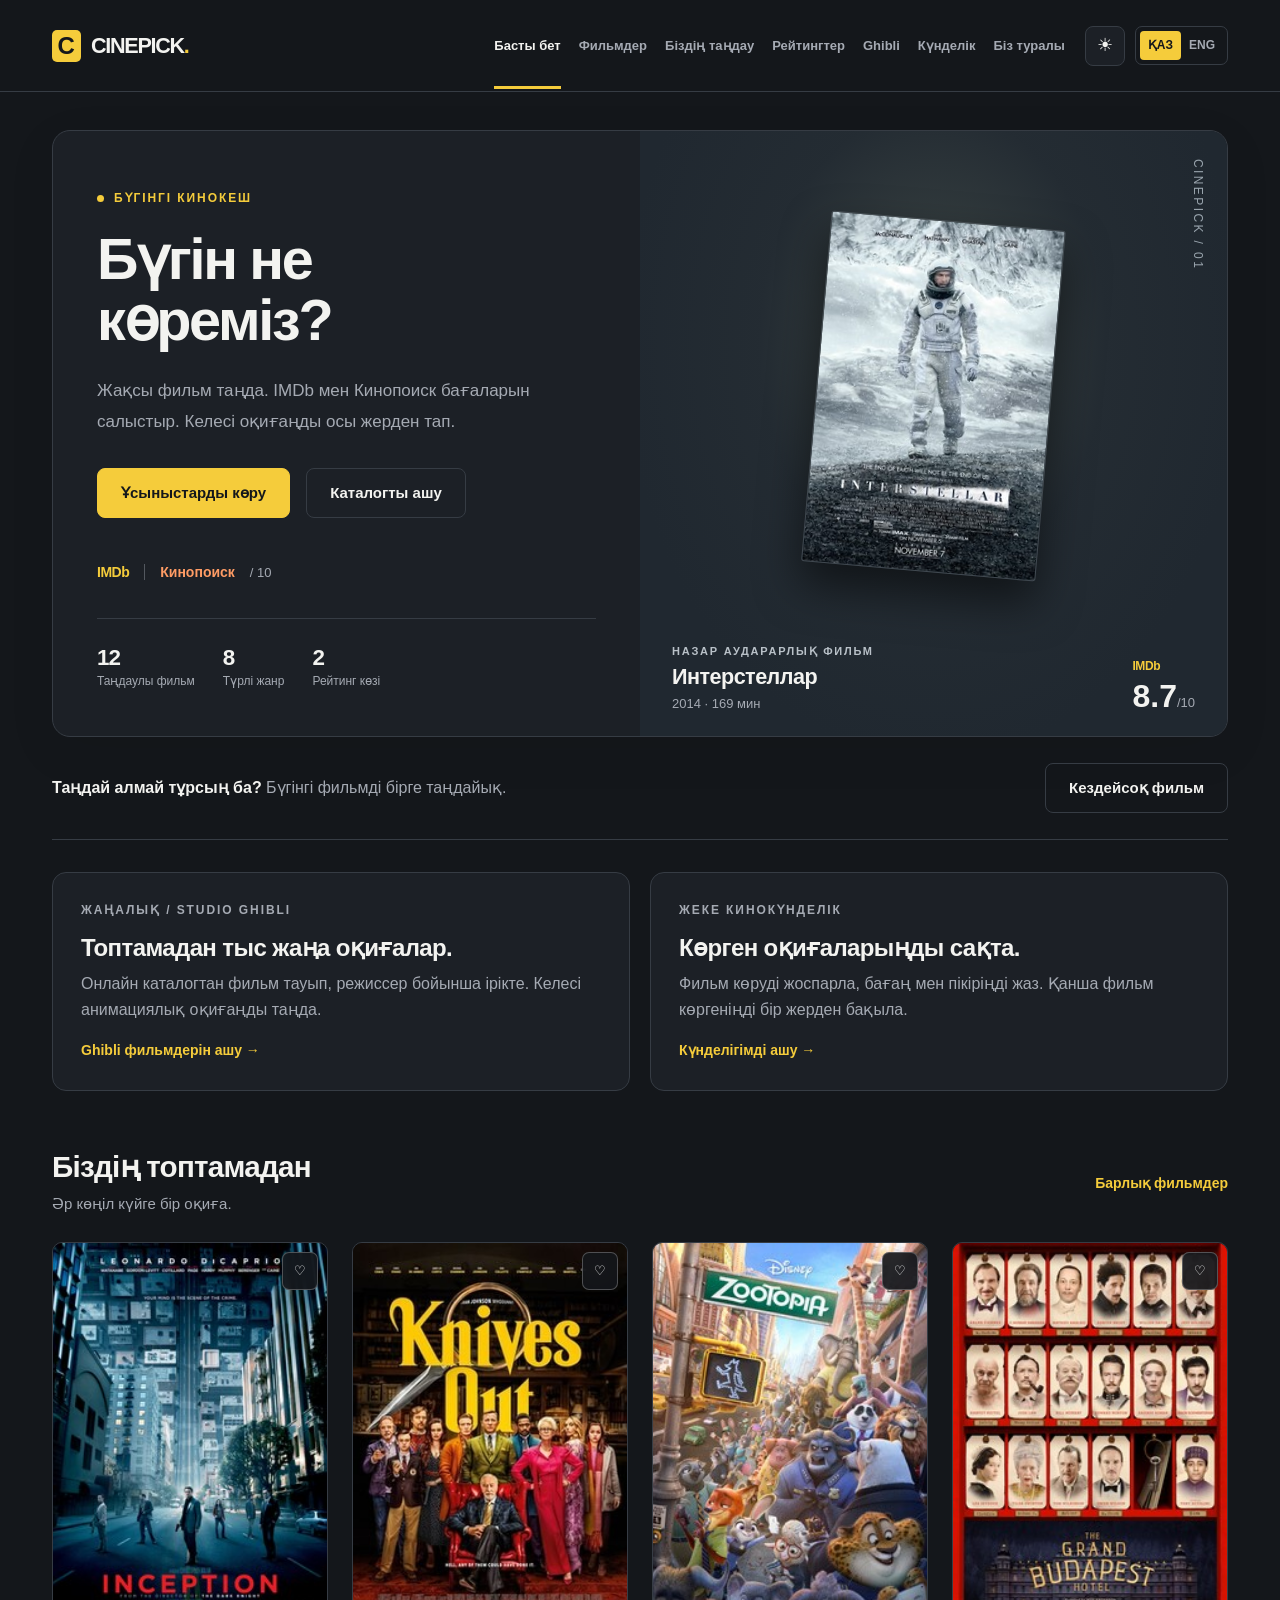
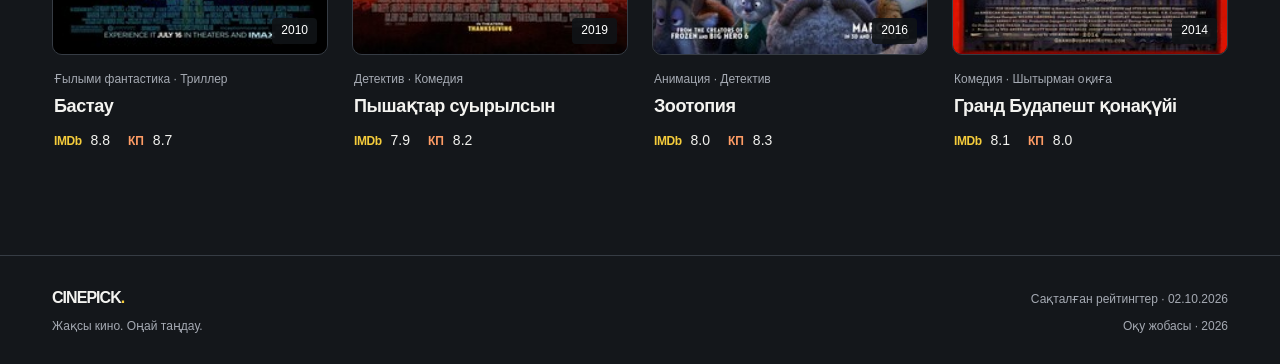
<file: index.html>
<!DOCTYPE html>
<html data-bs-theme="dark" lang="kk">
<head>
<meta charset="utf-8"/>
<meta content="width=device-width, initial-scale=1.0" name="viewport"/>
<meta content="Жақсы фильм таңда. IMDb мен Кинопоиск бағаларын салыстыр. Келесі оқиғаңды осы жерден тап." name="description"/>
<title>Басты бет — CinePick</title>
<link href="data:image/svg+xml,%3Csvg xmlns=%22http://www.w3.org/2000/svg%22 viewBox=%220 0 40 40%22%3E%3Crect width=%2240%22 height=%2240%22 rx=%228%22 fill=%22%23f5cc3b%22/%3E%3Cpath d=%22M27 11H13v18h14M18 16h9M18 24h9%22 fill=%22none%22 stroke=%22%2314171b%22 stroke-width=%224%22/%3E%3C/svg%3E" rel="icon" type="image/svg+xml"/>
<link href="index.html" hreflang="kk" rel="alternate"/>
<link href="index-en.html" hreflang="en" rel="alternate"/>
<link href="vendor/bootstrap.min.css" rel="stylesheet"/>
<link href="css/style.css" rel="stylesheet"/>
<link href="css/endterm.css" rel="stylesheet"/>
<link href="css/final.css" rel="stylesheet"/>
</head>
<body>
<a class="skip-link" href="#main">Мазмұнға өту</a>
<header class="site-header">
<nav aria-label="Негізгі мәзір" class="container nav-shell">
<a class="brand" href="index.html"><span aria-hidden="true" class="brand-symbol">C</span>CINEPICK<span class="brand-dot">.</span></a>
<ul class="nav-links" id="main-nav"><li><a aria-current="page" href="index.html">Басты бет</a></li>
<li><a href="movies.html">Фильмдер</a></li>
<li><a href="picks.html">Біздің таңдау</a></li>
<li><a href="ratings.html">Рейтингтер</a></li>
<li><a href="discover.html">Ghibli</a></li>
<li><a href="journal.html">Күнделік</a></li>
<li><a href="about.html">Біз туралы</a></li>
</ul>
<div class="nav-actions">
<button aria-label="Тақырыпты ауыстыру" aria-pressed="false" class="theme-toggle" type="button">☀</button>
<div aria-label="Тіл" class="language-switch"><a aria-current="true" href="index.html" hreflang="kk" lang="kk">ҚАЗ</a><a href="index-en.html" hreflang="en" lang="en">ENG</a></div>
<button aria-controls="main-nav" aria-expanded="false" aria-label="Мәзірді ашу" class="menu-toggle" type="button"><svg aria-hidden="true" fill="none" stroke="currentColor" stroke-width="1.7" viewbox="0 0 24 24"><path d="M4 6h16M4 12h16M4 18h16"></path></svg></button>
</div>
</nav>
</header>
<main class="container" id="main">
<section class="home-hero row g-0 align-items-stretch">
<div class="col-lg-6 hero-copy">
<p class="eyebrow hero-kicker">БҮГІНГІ КИНОКЕШ</p><h1>Бүгін не көреміз?</h1><p class="hero-description">Жақсы фильм таңда. IMDb мен Кинопоиск бағаларын салыстыр. Келесі оқиғаңды осы жерден тап.</p>
<div class="d-flex flex-wrap gap-3"><a class="btn btn-accent" href="picks.html">Ұсыныстарды көру</a><a class="btn btn-outline" href="movies.html">Каталогты ашу</a></div>
<div class="hero-sources"><span class="imdb-word">IMDb</span><span class="separator"></span><span class="kp-word">Кинопоиск</span><span class="source-caption">/ 10</span></div><div class="hero-stats"><div class="hero-stat"><strong>12</strong><span>Таңдаулы фильм</span></div><div class="hero-stat"><strong>8</strong><span>Түрлі жанр</span></div><div class="hero-stat"><strong>2</strong><span>Рейтинг көзі</span></div></div>
</div>
<div class="col-lg-6 spotlight"><div class="spotlight-glow"></div><span class="vertical-note">CINEPICK / 01</span><a class="spotlight-poster" href="movies.html#film-tt0816692"><img alt="Интерстеллар" height="600" src="assets/posters/tt0816692.jpg" width="400"/></a><div aria-live="polite" class="spotlight-caption"><div><p class="eyebrow">Назар аударарлық фильм</p><h2>Интерстеллар</h2><p class="spotlight-meta">2014 · 169 мин</p></div><div class="spotlight-score"><span class="imdb-word">IMDb</span><strong>8.7<span>/10</span></strong></div></div></div>
</section><section aria-label="Жылдам таңдау" class="home-toolbar"><p><strong>Таңдай алмай тұрсың ба?</strong> Бүгінгі фильмді бірге таңдайық.</p><button class="btn btn-outline" id="surprise-me" type="button">Кездейсоқ фильм</button></section>
<section class="final-intro" aria-label="Жаңа мүмкіндіктер">
<article class="final-feature"><p class="eyebrow">ЖАҢАЛЫҚ / STUDIO GHIBLI</p><h2>Топтамадан тыс жаңа оқиғалар.</h2><p>Онлайн каталогтан фильм тауып, режиссер бойынша ірікте. Келесі анимациялық оқиғаңды таңда.</p><a class="text-link" href="discover.html">Ghibli фильмдерін ашу →</a></article>
<article class="final-feature"><p class="eyebrow">ЖЕКЕ КИНОКҮНДЕЛІК</p><h2>Көрген оқиғаларыңды сақта.</h2><p>Фильм көруді жоспарла, бағаң мен пікіріңді жаз. Қанша фильм көргеніңді бір жерден бақыла.</p><a class="text-link" href="journal.html">Күнделігімді ашу →</a></article>
</section>
<section class="section-space"><div class="section-heading"><div><h2>Біздің топтамадан</h2><p class="muted">Әр көңіл күйге бір оқиға.</p></div><a class="text-link" href="movies.html">Барлық фильмдер</a></div><div class="movie-grid home-grid"><article class="movie-card genre-scifi genre-thriller" id="film-tt1375666">
<a class="poster-link" href="movies.html#film-tt1375666"><img alt="Бастау" height="600" loading="lazy" src="assets/posters/tt1375666.jpg" width="400"/><span class="poster-year">2010</span></a>
<div class="card-body">
<p class="movie-genre">Ғылыми фантастика · Триллер</p>
<h3>Бастау</h3>
<div class="card-ratings"><a href="https://www.imdb.com/title/tt1375666/" rel="noopener noreferrer" target="_blank"><b class="imdb-word">IMDb</b> 8.8</a><a href="https://www.kinopoisk.ru/film/447301/" rel="noopener noreferrer" target="_blank"><b class="kp-word">КП</b> 8.7</a></div>
</div>
</article><article class="movie-card genre-mystery genre-comedy" id="film-tt8946378">
<a class="poster-link" href="movies.html#film-tt8946378"><img alt="Пышақтар суырылсын" height="600" loading="lazy" src="assets/posters/tt8946378.jpg" width="400"/><span class="poster-year">2019</span></a>
<div class="card-body">
<p class="movie-genre">Детектив · Комедия</p>
<h3>Пышақтар суырылсын</h3>
<div class="card-ratings"><a href="https://www.imdb.com/title/tt8946378/" rel="noopener noreferrer" target="_blank"><b class="imdb-word">IMDb</b> 7.9</a><a href="https://www.kinopoisk.ru/film/1188529/" rel="noopener noreferrer" target="_blank"><b class="kp-word">КП</b> 8.2</a></div>
</div>
</article><article class="movie-card genre-animation genre-mystery" id="film-tt2948356">
<a class="poster-link" href="movies.html#film-tt2948356"><img alt="Зоотопия" height="600" loading="lazy" src="assets/posters/tt2948356.jpg" width="400"/><span class="poster-year">2016</span></a>
<div class="card-body">
<p class="movie-genre">Анимация · Детектив</p>
<h3>Зоотопия</h3>
<div class="card-ratings"><a href="https://www.imdb.com/title/tt2948356/" rel="noopener noreferrer" target="_blank"><b class="imdb-word">IMDb</b> 8.0</a><a href="https://www.kinopoisk.ru/film/775276/" rel="noopener noreferrer" target="_blank"><b class="kp-word">КП</b> 8.3</a></div>
</div>
</article><article class="movie-card genre-comedy genre-adventure" id="film-tt2278388">
<a class="poster-link" href="movies.html#film-tt2278388"><img alt="Гранд Будапешт қонақүйі" height="600" loading="lazy" src="assets/posters/tt2278388.jpg" width="400"/><span class="poster-year">2014</span></a>
<div class="card-body">
<p class="movie-genre">Комедия · Шытырман оқиға</p>
<h3>Гранд Будапешт қонақүйі</h3>
<div class="card-ratings"><a href="https://www.imdb.com/title/tt2278388/" rel="noopener noreferrer" target="_blank"><b class="imdb-word">IMDb</b> 8.1</a><a href="https://www.kinopoisk.ru/film/683999/" rel="noopener noreferrer" target="_blank"><b class="kp-word">КП</b> 8.0</a></div>
</div>
</article></div></section>
</main>
<footer class="site-footer"><div class="container footer-inner"><div><a class="brand footer-brand" href="index.html">CINEPICK<span class="brand-dot">.</span></a><p>Жақсы кино. Оңай таңдау.</p></div><div class="footer-meta"><a href="about.html#sources">Сақталған рейтингтер · 02.10.2026</a><p>Оқу жобасы · 2026</p></div></div></footer>
<div aria-atomic="true" aria-live="polite" class="toast-area" role="status"></div>
<script defer="" src="vendor/jquery-3.7.1.min.js"></script>
<script defer="" src="vendor/bootstrap.bundle.min.js"></script>
<script defer="" src="js/data.js"></script>
<script defer="" src="js/app.js"></script>
<script defer="" src="js/home.js"></script>
</body>
</html>
</file>
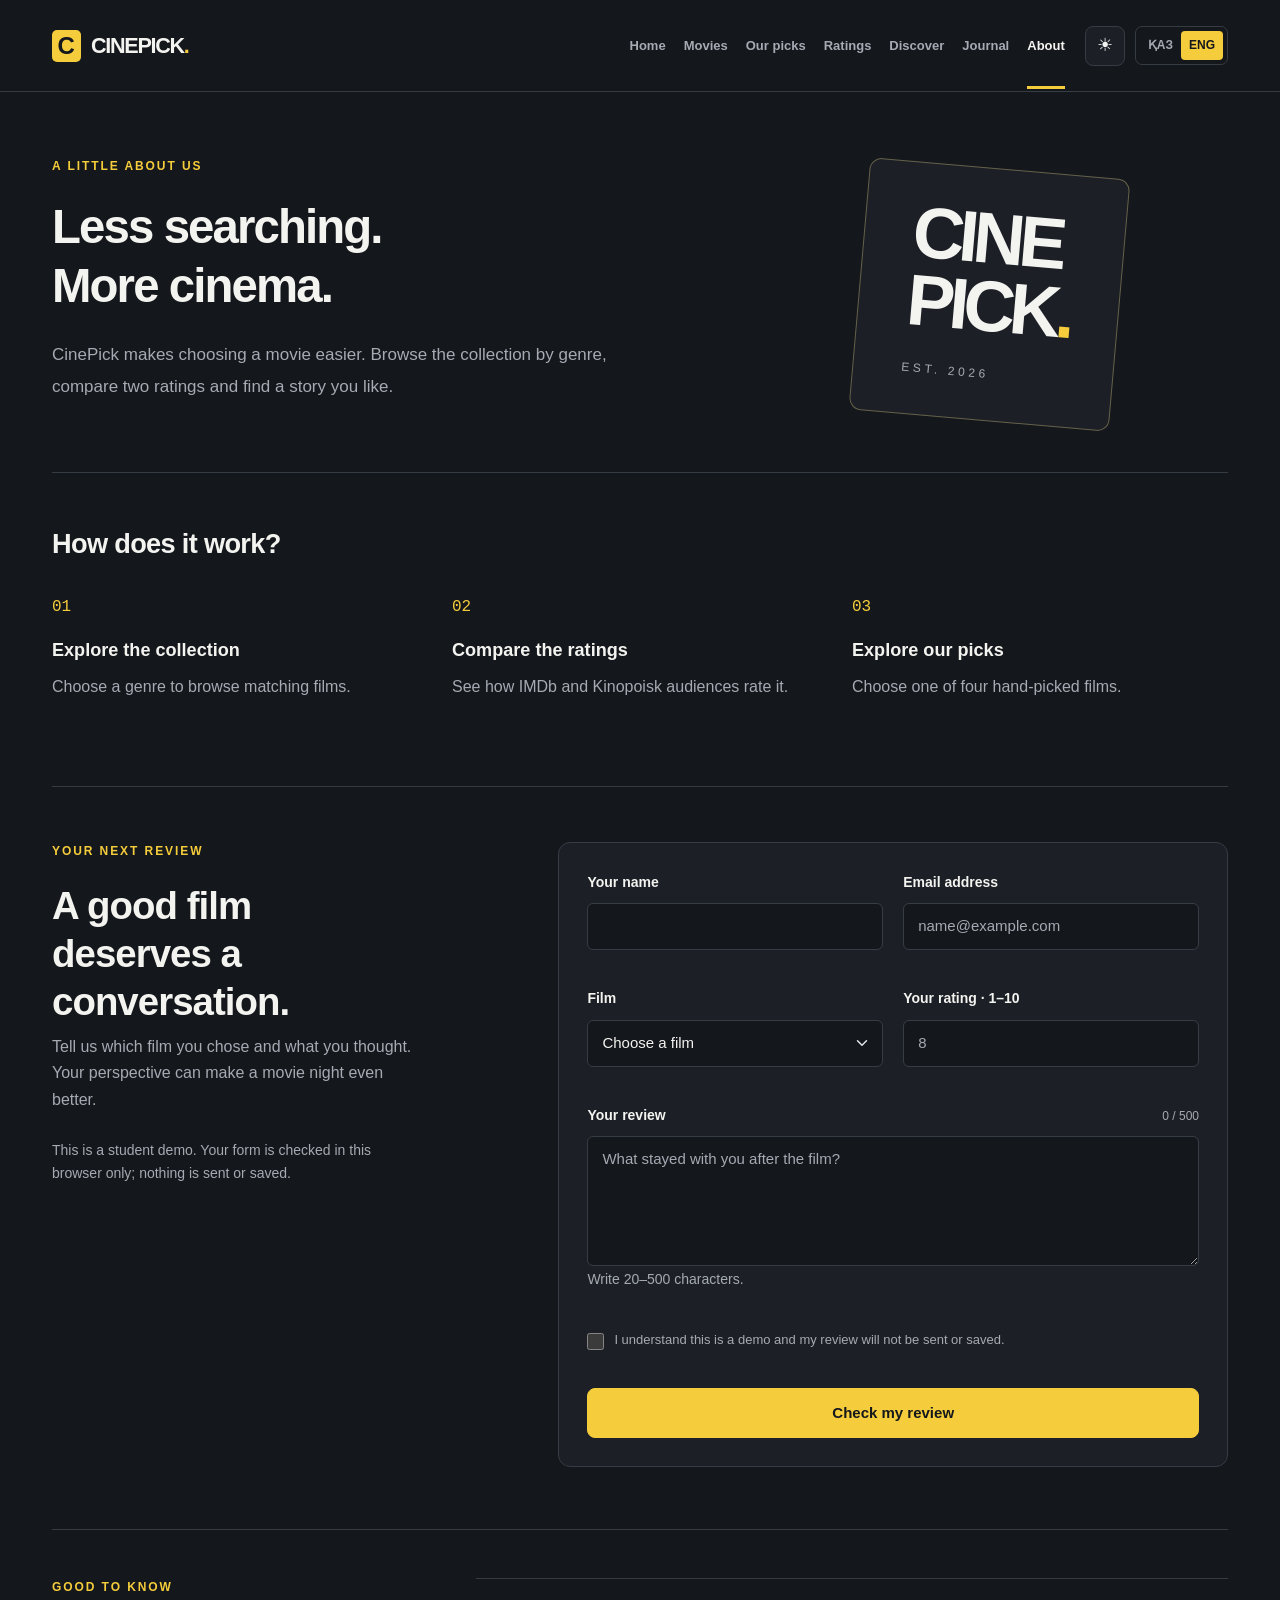
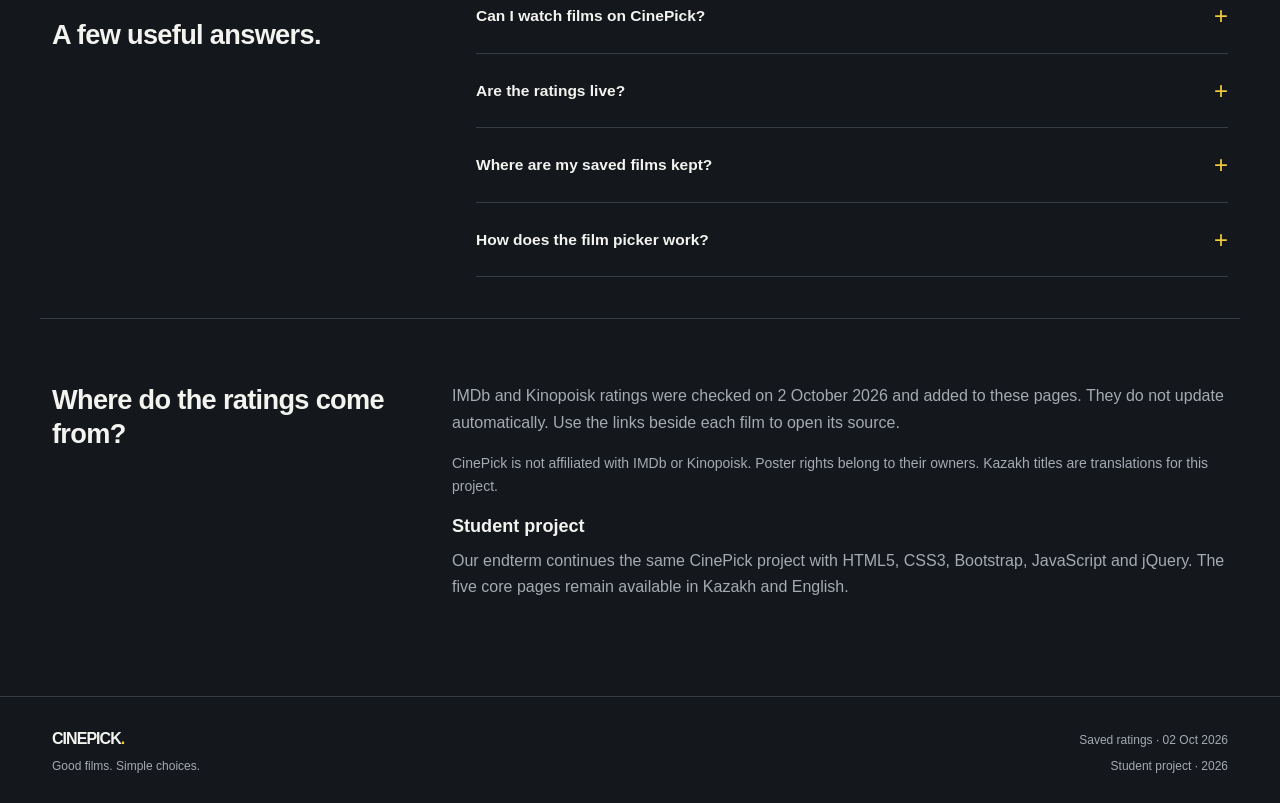
<file: about-en.html>
<!DOCTYPE html>

<html data-bs-theme="dark" lang="en">
<head>
<meta charset="utf-8"/>
<meta content="width=device-width, initial-scale=1.0" name="viewport"/>
<meta content="Find a great film. Compare IMDb and Kinopoisk ratings. Discover your next story here." name="description"/>
<title>About — CinePick</title>
<link href="data:image/svg+xml,%3Csvg xmlns=%22http://www.w3.org/2000/svg%22 viewBox=%220 0 40 40%22%3E%3Crect width=%2240%22 height=%2240%22 rx=%228%22 fill=%22%23f5cc3b%22/%3E%3Cpath d=%22M27 11H13v18h14M18 16h9M18 24h9%22 fill=%22none%22 stroke=%22%2314171b%22 stroke-width=%224%22/%3E%3C/svg%3E" rel="icon" type="image/svg+xml"/>
<link href="about.html" hreflang="kk" rel="alternate"/>
<link href="about-en.html" hreflang="en" rel="alternate"/>
<link href="vendor/bootstrap.min.css" rel="stylesheet"/>
<link href="css/style.css" rel="stylesheet"/>
<link href="css/endterm.css" rel="stylesheet"/>
<link href="css/about.css" rel="stylesheet"/>
<link href="css/final.css" rel="stylesheet"/>
</head>
<body>
<a class="skip-link" href="#main">Skip to content</a>
<header class="site-header">
<nav aria-label="Main navigation" class="container nav-shell">
<a class="brand" href="index-en.html"><span aria-hidden="true" class="brand-symbol">C</span>CINEPICK<span class="brand-dot">.</span></a>
<ul class="nav-links" id="main-nav"><li><a href="index-en.html">Home</a></li>
<li><a href="movies-en.html">Movies</a></li>
<li><a href="picks-en.html">Our picks</a></li>
<li><a href="ratings-en.html">Ratings</a></li>
<li><a href="discover-en.html">Discover</a></li>
<li><a href="journal-en.html">Journal</a></li>
<li><a aria-current="page" href="about-en.html">About</a></li>
</ul>
<div class="nav-actions">
<button aria-label="Switch theme" aria-pressed="false" class="theme-toggle" type="button">☀</button>
<div aria-label="Language" class="language-switch"><a href="about.html" hreflang="kk" lang="kk">ҚАЗ</a><a aria-current="true" href="about-en.html" hreflang="en" lang="en">ENG</a></div>
<button aria-controls="main-nav" aria-expanded="false" aria-label="Open navigation" class="menu-toggle" type="button"><svg aria-hidden="true" fill="none" stroke="currentColor" stroke-width="1.7" viewbox="0 0 24 24"><path d="M4 6h16M4 12h16M4 18h16"></path></svg></button>
</div>
</nav>
</header>
<main class="container" id="main">
<section class="about-intro row g-4"><div class="col-lg-7"><p class="eyebrow">A LITTLE ABOUT US</p><h1>Less searching.
More cinema.</h1><p class="hero-description">CinePick makes choosing a movie easier. Browse the collection by genre, compare two ratings and find a story you like.</p></div><div aria-hidden="true" class="col-lg-5 about-mark"><div class="brand-seal"><span>CINE</span><span>PICK<span class="yellow-period">.</span></span><small>EST. 2026</small></div></div></section>
<section class="section-space about-steps"><h2>How does it work?</h2><ol class="row g-4 list-unstyled mt-2"><li class="col-md-4"><span class="step-number">01</span><h3>Explore the collection</h3><p>Choose a genre to browse matching films.</p></li><li class="col-md-4"><span class="step-number">02</span><h3>Compare the ratings</h3><p>See how IMDb and Kinopoisk audiences rate it.</p></li><li class="col-md-4"><span class="step-number">03</span><h3>Explore our picks</h3><p>Choose one of four hand-picked films.</p></li></ol></section>
<section aria-labelledby="feedback-heading" class="feedback-section" id="feedback">
<div class="feedback-intro"><p class="eyebrow">YOUR NEXT REVIEW</p><h2 id="feedback-heading">A good film deserves a conversation.</h2><p>Tell us which film you chose and what you thought. Your perspective can make a movie night even better.</p><p class="small">This is a student demo. Your form is checked in this browser only; nothing is sent or saved.</p></div>
<form class="feedback-form" id="feedback-form" novalidate="">
<div class="feedback-fields">
<div class="form-field"><label class="form-label" for="feedback-name">Your name</label><input aria-describedby="feedback-name-error" aria-invalid="false" aria-required="true" autocomplete="name" class="form-control" data-validate="" id="feedback-name" name="name" type="text"/><p aria-live="polite" class="field-error" id="feedback-name-error"></p></div>
<div class="form-field"><label class="form-label" for="feedback-email">Email address</label><input aria-describedby="feedback-email-error" aria-invalid="false" aria-required="true" autocomplete="email" class="form-control" data-validate="" id="feedback-email" name="email" placeholder="name@example.com" type="email"/><p aria-live="polite" class="field-error" id="feedback-email-error"></p></div>
<div class="form-field"><label class="form-label" for="feedback-movie">Film</label><select aria-describedby="feedback-movie-error" aria-invalid="false" aria-required="true" class="form-select" data-validate="" id="feedback-movie" name="movie"><option value="">Choose a film</option></select><p aria-live="polite" class="field-error" id="feedback-movie-error"></p></div>
<div class="form-field"><label class="form-label" for="feedback-rating">Your rating · 1–10</label><input aria-describedby="feedback-rating-error" aria-invalid="false" aria-required="true" class="form-control" data-validate="" id="feedback-rating" inputmode="numeric" max="10" min="1" name="rating" placeholder="8" step="1" type="number"/><p aria-live="polite" class="field-error" id="feedback-rating-error"></p></div>
<div class="form-field full-width"><div class="message-label"><label class="form-label" for="feedback-message">Your review</label><span class="character-count" id="message-count">0 / 500</span></div><textarea aria-describedby="message-hint message-count feedback-message-error" aria-invalid="false" aria-required="true" class="form-control" data-validate="" id="feedback-message" name="message" placeholder="What stayed with you after the film?" rows="4"></textarea><small class="muted" id="message-hint">Write 20–500 characters.</small><p aria-live="polite" class="field-error" id="feedback-message-error"></p></div>
<div class="form-field full-width"><label class="consent-label" for="feedback-consent"><input aria-describedby="feedback-consent-error" aria-invalid="false" aria-required="true" data-validate="" id="feedback-consent" name="consent" type="checkbox"/><span>I understand this is a demo and my review will not be sent or saved.</span></label><p aria-live="polite" class="field-error" id="feedback-consent-error"></p></div>
</div>
<button class="btn btn-accent" type="submit">Check my review </button>
<div class="feedback-success" id="feedback-success" role="status" tabindex="-1"><strong>Your review is valid!</strong><p>All fields passed the checks. This demo has not sent or saved your review.</p></div>
</form>
</section>
<section aria-labelledby="faq-heading" class="faq-section"><div><p class="eyebrow">GOOD TO KNOW</p><h2 id="faq-heading">A few useful answers.</h2></div><div class="faq-list">
<article class="faq-item"><h3><button aria-controls="faq-answer-1" aria-expanded="false" class="faq-question" id="faq-question-1" type="button">Can I watch films on CinePick?<span aria-hidden="true">+</span></button></h3><div aria-labelledby="faq-question-1" class="faq-answer" id="faq-answer-1" role="region"><p>CinePick helps you choose a film. It does not stream movies. Open IMDb or Kinopoisk from a film card to explore the original listing.</p></div></article>
<article class="faq-item"><h3><button aria-controls="faq-answer-2" aria-expanded="false" class="faq-question" id="faq-question-2" type="button">Are the ratings live?<span aria-hidden="true">+</span></button></h3><div aria-labelledby="faq-question-2" class="faq-answer" id="faq-answer-2" role="region"><p>No. These are the saved ratings from our midterm collection, dated 2 October 2026. Use the source links to see each platform’s current rating.</p></div></article>
<article class="faq-item"><h3><button aria-controls="faq-answer-3" aria-expanded="false" class="faq-question" id="faq-question-3" type="button">Where are my saved films kept?<span aria-hidden="true">+</span></button></h3><div aria-labelledby="faq-question-3" class="faq-answer" id="faq-answer-3" role="region"><p>Your saved films stay in this browser using localStorage. They are shared between the Kazakh and English pages on the same website. Clearing browser data removes the list.</p></div></article>
<article class="faq-item"><h3><button aria-controls="faq-answer-4" aria-expanded="false" class="faq-question" id="faq-question-4" type="button">How does the film picker work?<span aria-hidden="true">+</span></button></h3><div aria-labelledby="faq-question-4" class="faq-answer" id="faq-answer-4" role="region"><p>Choose your preferred genre, maximum runtime and minimum IMDb score. CinePick selects a random film from the matching titles in our 12-film collection.</p></div></article>
</div></section>
<section class="source-section row g-4" id="sources"><div class="col-lg-4"><h2>Where do the ratings come from?</h2></div><div class="col-lg-8"><p>IMDb and Kinopoisk ratings were checked on 2 October 2026 and added to these pages. They do not update automatically. Use the links beside each film to open its source.</p><p class="footnote">CinePick is not affiliated with IMDb or Kinopoisk. Poster rights belong to their owners. Kazakh titles are translations for this project.</p><h3>Student project</h3><p>Our endterm continues the same CinePick project with HTML5, CSS3, Bootstrap, JavaScript and jQuery. The five core pages remain available in Kazakh and English.</p></div></section>
</main>
<footer class="site-footer"><div class="container footer-inner"><div><a class="brand footer-brand" href="index-en.html">CINEPICK<span class="brand-dot">.</span></a><p>Good films. Simple choices.</p></div><div class="footer-meta"><a href="about-en.html#sources">Saved ratings · 02 Oct 2026</a><p>Student project · 2026</p></div></div></footer>
<div aria-atomic="true" aria-live="polite" class="toast-area" role="status"></div>
<script defer="" src="vendor/jquery-3.7.1.min.js"></script>
<script defer="" src="vendor/bootstrap.bundle.min.js"></script>
<script defer="" src="js/data.js"></script>
<script defer="" src="js/app.js"></script>
<script defer="" src="js/validation.js"></script>
<script defer="" src="js/jquery-features.js"></script>
</body>
</html>
</file>
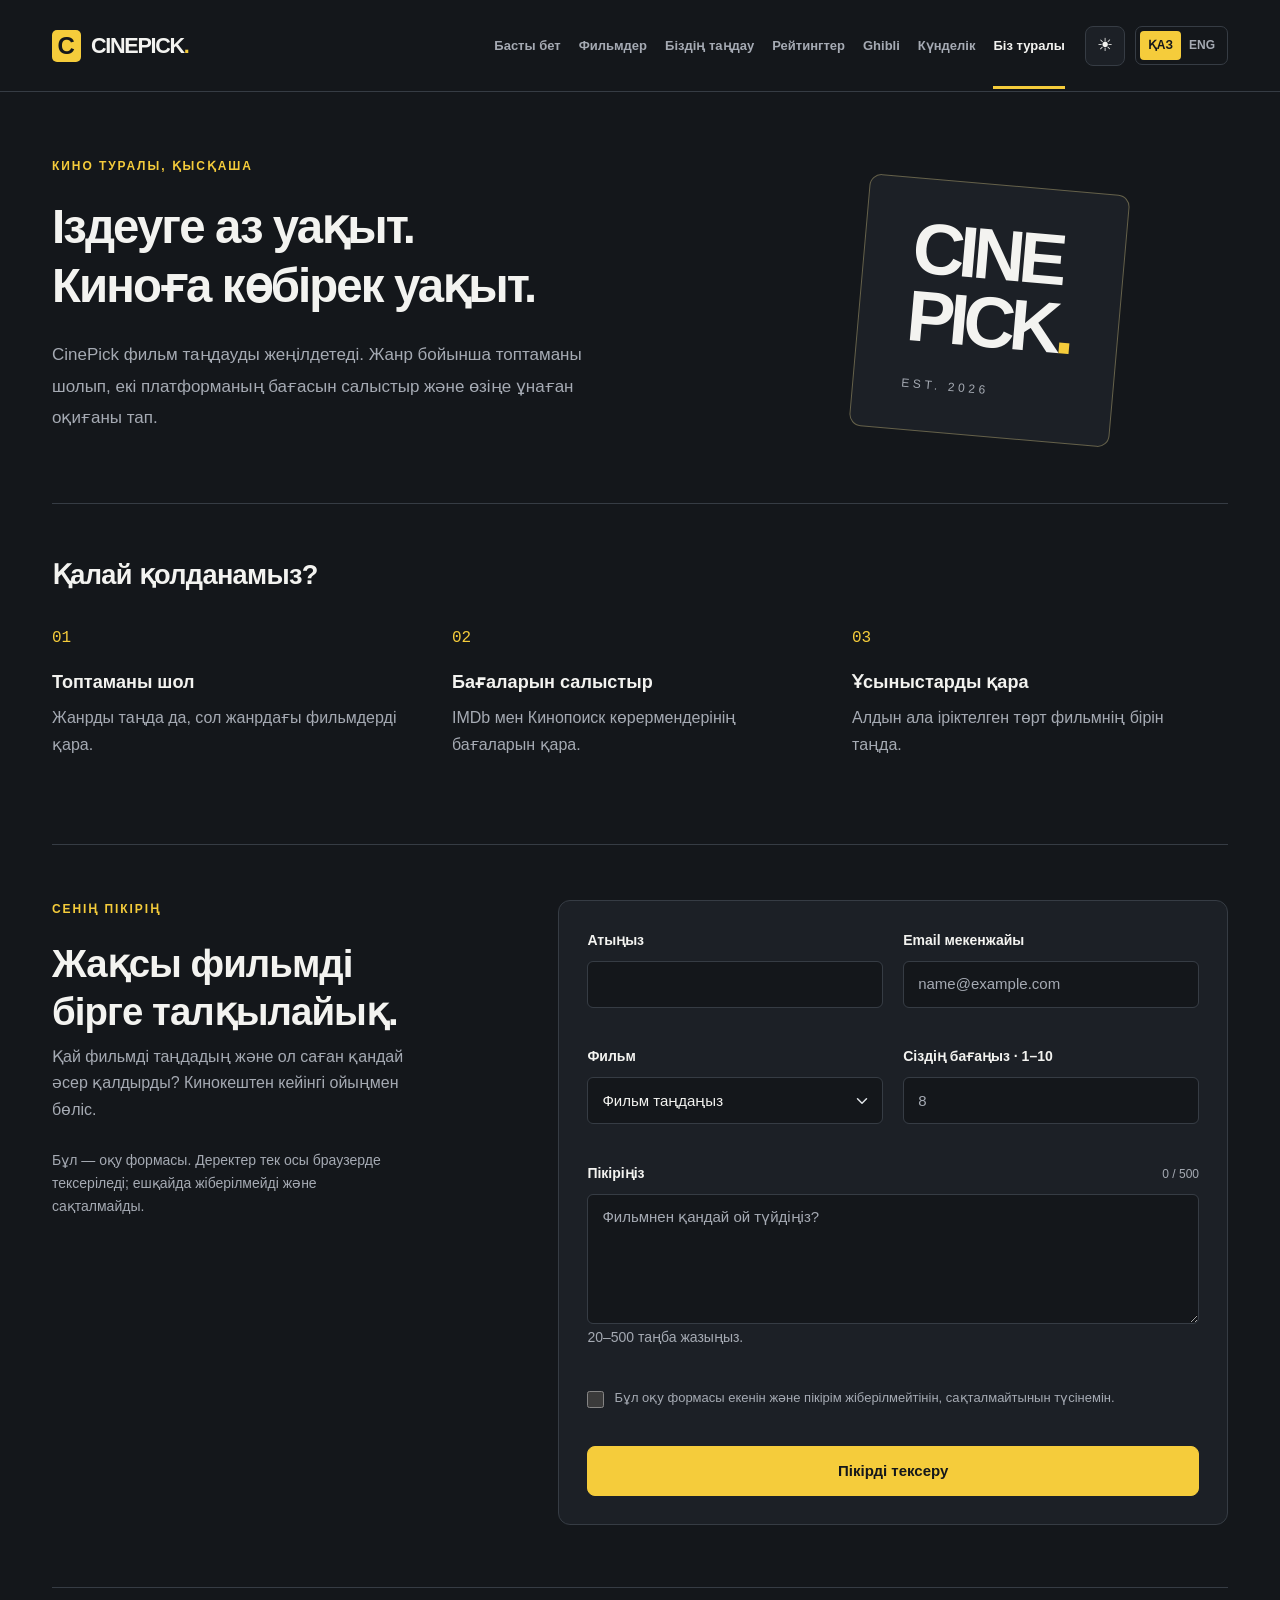
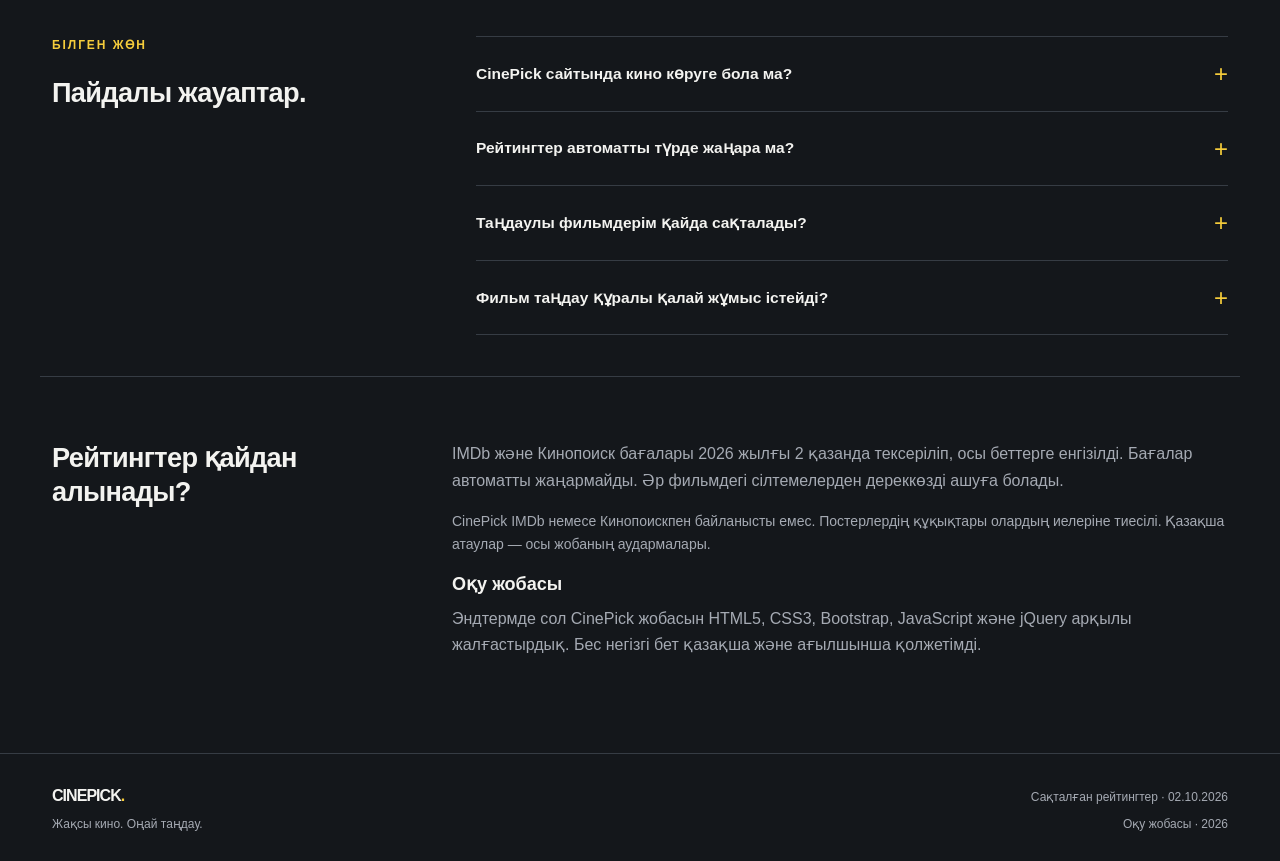
<file: about.html>
<!DOCTYPE html>

<html data-bs-theme="dark" lang="kk">
<head>
<meta charset="utf-8"/>
<meta content="width=device-width, initial-scale=1.0" name="viewport"/>
<meta content="Жақсы фильм таңда. IMDb мен Кинопоиск бағаларын салыстыр. Келесі оқиғаңды осы жерден тап." name="description"/>
<title>Жоба туралы — CinePick</title>
<link href="data:image/svg+xml,%3Csvg xmlns=%22http://www.w3.org/2000/svg%22 viewBox=%220 0 40 40%22%3E%3Crect width=%2240%22 height=%2240%22 rx=%228%22 fill=%22%23f5cc3b%22/%3E%3Cpath d=%22M27 11H13v18h14M18 16h9M18 24h9%22 fill=%22none%22 stroke=%22%2314171b%22 stroke-width=%224%22/%3E%3C/svg%3E" rel="icon" type="image/svg+xml"/>
<link href="about.html" hreflang="kk" rel="alternate"/>
<link href="about-en.html" hreflang="en" rel="alternate"/>
<link href="vendor/bootstrap.min.css" rel="stylesheet"/>
<link href="css/style.css" rel="stylesheet"/>
<link href="css/endterm.css" rel="stylesheet"/>
<link href="css/about.css" rel="stylesheet"/>
<link href="css/final.css" rel="stylesheet"/>
</head>
<body>
<a class="skip-link" href="#main">Мазмұнға өту</a>
<header class="site-header">
<nav aria-label="Негізгі мәзір" class="container nav-shell">
<a class="brand" href="index.html"><span aria-hidden="true" class="brand-symbol">C</span>CINEPICK<span class="brand-dot">.</span></a>
<ul class="nav-links" id="main-nav"><li><a href="index.html">Басты бет</a></li>
<li><a href="movies.html">Фильмдер</a></li>
<li><a href="picks.html">Біздің таңдау</a></li>
<li><a href="ratings.html">Рейтингтер</a></li>
<li><a href="discover.html">Ghibli</a></li>
<li><a href="journal.html">Күнделік</a></li>
<li><a aria-current="page" href="about.html">Біз туралы</a></li>
</ul>
<div class="nav-actions">
<button aria-label="Тақырыпты ауыстыру" aria-pressed="false" class="theme-toggle" type="button">☀</button>
<div aria-label="Тіл" class="language-switch"><a aria-current="true" href="about.html" hreflang="kk" lang="kk">ҚАЗ</a><a href="about-en.html" hreflang="en" lang="en">ENG</a></div>
<button aria-controls="main-nav" aria-expanded="false" aria-label="Мәзірді ашу" class="menu-toggle" type="button"><svg aria-hidden="true" fill="none" stroke="currentColor" stroke-width="1.7" viewbox="0 0 24 24"><path d="M4 6h16M4 12h16M4 18h16"></path></svg></button>
</div>
</nav>
</header>
<main class="container" id="main">
<section class="about-intro row g-4"><div class="col-lg-7"><p class="eyebrow">КИНО ТУРАЛЫ, ҚЫСҚАША</p><h1>Іздеуге аз уақыт.
Киноға көбірек уақыт.</h1><p class="hero-description">CinePick фильм таңдауды жеңілдетеді. Жанр бойынша топтаманы шолып, екі платформаның бағасын салыстыр және өзіңе ұнаған оқиғаны тап.</p></div><div aria-hidden="true" class="col-lg-5 about-mark"><div class="brand-seal"><span>CINE</span><span>PICK<span class="yellow-period">.</span></span><small>EST. 2026</small></div></div></section>
<section class="section-space about-steps"><h2>Қалай қолданамыз?</h2><ol class="row g-4 list-unstyled mt-2"><li class="col-md-4"><span class="step-number">01</span><h3>Топтаманы шол</h3><p>Жанрды таңда да, сол жанрдағы фильмдерді қара.</p></li><li class="col-md-4"><span class="step-number">02</span><h3>Бағаларын салыстыр</h3><p>IMDb мен Кинопоиск көрермендерінің бағаларын қара.</p></li><li class="col-md-4"><span class="step-number">03</span><h3>Ұсыныстарды қара</h3><p>Алдын ала іріктелген төрт фильмнің бірін таңда.</p></li></ol></section>
<section aria-labelledby="feedback-heading" class="feedback-section" id="feedback">
<div class="feedback-intro"><p class="eyebrow">СЕНІҢ ПІКІРІҢ</p><h2 id="feedback-heading">Жақсы фильмді бірге талқылайық.</h2><p>Қай фильмді таңдадың және ол саған қандай әсер қалдырды? Кинокештен кейінгі ойыңмен бөліс.</p><p class="small">Бұл — оқу формасы. Деректер тек осы браузерде тексеріледі; ешқайда жіберілмейді және сақталмайды.</p></div>
<form class="feedback-form" id="feedback-form" novalidate="">
<div class="feedback-fields">
<div class="form-field"><label class="form-label" for="feedback-name">Атыңыз</label><input aria-describedby="feedback-name-error" aria-invalid="false" aria-required="true" autocomplete="name" class="form-control" data-validate="" id="feedback-name" name="name" type="text"/><p aria-live="polite" class="field-error" id="feedback-name-error"></p></div>
<div class="form-field"><label class="form-label" for="feedback-email">Email мекенжайы</label><input aria-describedby="feedback-email-error" aria-invalid="false" aria-required="true" autocomplete="email" class="form-control" data-validate="" id="feedback-email" name="email" placeholder="name@example.com" type="email"/><p aria-live="polite" class="field-error" id="feedback-email-error"></p></div>
<div class="form-field"><label class="form-label" for="feedback-movie">Фильм</label><select aria-describedby="feedback-movie-error" aria-invalid="false" aria-required="true" class="form-select" data-validate="" id="feedback-movie" name="movie"><option value="">Фильм таңдаңыз</option></select><p aria-live="polite" class="field-error" id="feedback-movie-error"></p></div>
<div class="form-field"><label class="form-label" for="feedback-rating">Сіздің бағаңыз · 1–10</label><input aria-describedby="feedback-rating-error" aria-invalid="false" aria-required="true" class="form-control" data-validate="" id="feedback-rating" inputmode="numeric" max="10" min="1" name="rating" placeholder="8" step="1" type="number"/><p aria-live="polite" class="field-error" id="feedback-rating-error"></p></div>
<div class="form-field full-width"><div class="message-label"><label class="form-label" for="feedback-message">Пікіріңіз</label><span class="character-count" id="message-count">0 / 500</span></div><textarea aria-describedby="message-hint message-count feedback-message-error" aria-invalid="false" aria-required="true" class="form-control" data-validate="" id="feedback-message" name="message" placeholder="Фильмнен қандай ой түйдіңіз?" rows="4"></textarea><small class="muted" id="message-hint">20–500 таңба жазыңыз.</small><p aria-live="polite" class="field-error" id="feedback-message-error"></p></div>
<div class="form-field full-width"><label class="consent-label" for="feedback-consent"><input aria-describedby="feedback-consent-error" aria-invalid="false" aria-required="true" data-validate="" id="feedback-consent" name="consent" type="checkbox"/><span>Бұл оқу формасы екенін және пікірім жіберілмейтінін, сақталмайтынын түсінемін.</span></label><p aria-live="polite" class="field-error" id="feedback-consent-error"></p></div>
</div>
<button class="btn btn-accent" type="submit">Пікірді тексеру </button>
<div class="feedback-success" id="feedback-success" role="status" tabindex="-1"><strong>Пікіріңіз дұрыс толтырылды!</strong><p>Барлық өріс тексеруден өтті. Бұл оқу формасы пікіріңізді жібермеді және сақтамады.</p></div>
</form>
</section>
<section aria-labelledby="faq-heading" class="faq-section"><div><p class="eyebrow">БІЛГЕН ЖӨН</p><h2 id="faq-heading">Пайдалы жауаптар.</h2></div><div class="faq-list">
<article class="faq-item"><h3><button aria-controls="faq-answer-1" aria-expanded="false" class="faq-question" id="faq-question-1" type="button">CinePick сайтында кино көруге бола ма?<span aria-hidden="true">+</span></button></h3><div aria-labelledby="faq-question-1" class="faq-answer" id="faq-answer-1" role="region"><p>CinePick фильм таңдауға көмектеседі. Сайтта фильм көрсетілмейді. Толығырақ білу үшін фильм карточкасындағы IMDb немесе Кинопоиск сілтемесін ашыңыз.</p></div></article>
<article class="faq-item"><h3><button aria-controls="faq-answer-2" aria-expanded="false" class="faq-question" id="faq-question-2" type="button">Рейтингтер автоматты түрде жаңара ма?<span aria-hidden="true">+</span></button></h3><div aria-labelledby="faq-question-2" class="faq-answer" id="faq-answer-2" role="region"><p>Жоқ. Бұл — мидтерм топтамасынан алынған, 2026 жылғы 2 қазандағы сақталған бағалар. Қазіргі рейтингті көру үшін дереккөз сілтемесін ашыңыз.</p></div></article>
<article class="faq-item"><h3><button aria-controls="faq-answer-3" aria-expanded="false" class="faq-question" id="faq-question-3" type="button">Таңдаулы фильмдерім қайда сақталады?<span aria-hidden="true">+</span></button></h3><div aria-labelledby="faq-question-3" class="faq-answer" id="faq-answer-3" role="region"><p>Таңдаулылар осы браузердің localStorage жадында сақталады. Бір сайттағы қазақша және ағылшынша беттер бір тізімді пайдаланады. Браузер деректерін тазаласаңыз, тізім өшеді.</p></div></article>
<article class="faq-item"><h3><button aria-controls="faq-answer-4" aria-expanded="false" class="faq-question" id="faq-question-4" type="button">Фильм таңдау құралы қалай жұмыс істейді?<span aria-hidden="true">+</span></button></h3><div aria-labelledby="faq-question-4" class="faq-answer" id="faq-answer-4" role="region"><p>Жанрды, ең ұзақ уақытты және ең төменгі IMDb бағасын таңдаңыз. CinePick 12 фильмдік топтамадан шарттарға сай кездейсоқ фильм ұсынады.</p></div></article>
</div></section>
<section class="source-section row g-4" id="sources"><div class="col-lg-4"><h2>Рейтингтер қайдан алынады?</h2></div><div class="col-lg-8"><p>IMDb және Кинопоиск бағалары 2026 жылғы 2 қазанда тексеріліп, осы беттерге енгізілді. Бағалар автоматты жаңармайды. Әр фильмдегі сілтемелерден дереккөзді ашуға болады.</p><p class="footnote">CinePick IMDb немесе Кинопоискпен байланысты емес. Постерлердің құқықтары олардың иелеріне тиесілі. Қазақша атаулар — осы жобаның аудармалары.</p><h3>Оқу жобасы</h3><p>Эндтермде сол CinePick жобасын HTML5, CSS3, Bootstrap, JavaScript және jQuery арқылы жалғастырдық. Бес негізгі бет қазақша және ағылшынша қолжетімді.</p></div></section>
</main>
<footer class="site-footer"><div class="container footer-inner"><div><a class="brand footer-brand" href="index.html">CINEPICK<span class="brand-dot">.</span></a><p>Жақсы кино. Оңай таңдау.</p></div><div class="footer-meta"><a href="about.html#sources">Сақталған рейтингтер · 02.10.2026</a><p>Оқу жобасы · 2026</p></div></div></footer>
<div aria-atomic="true" aria-live="polite" class="toast-area" role="status"></div>
<script defer="" src="vendor/jquery-3.7.1.min.js"></script>
<script defer="" src="vendor/bootstrap.bundle.min.js"></script>
<script defer="" src="js/data.js"></script>
<script defer="" src="js/app.js"></script>
<script defer="" src="js/validation.js"></script>
<script defer="" src="js/jquery-features.js"></script>
</body>
</html>
</file>
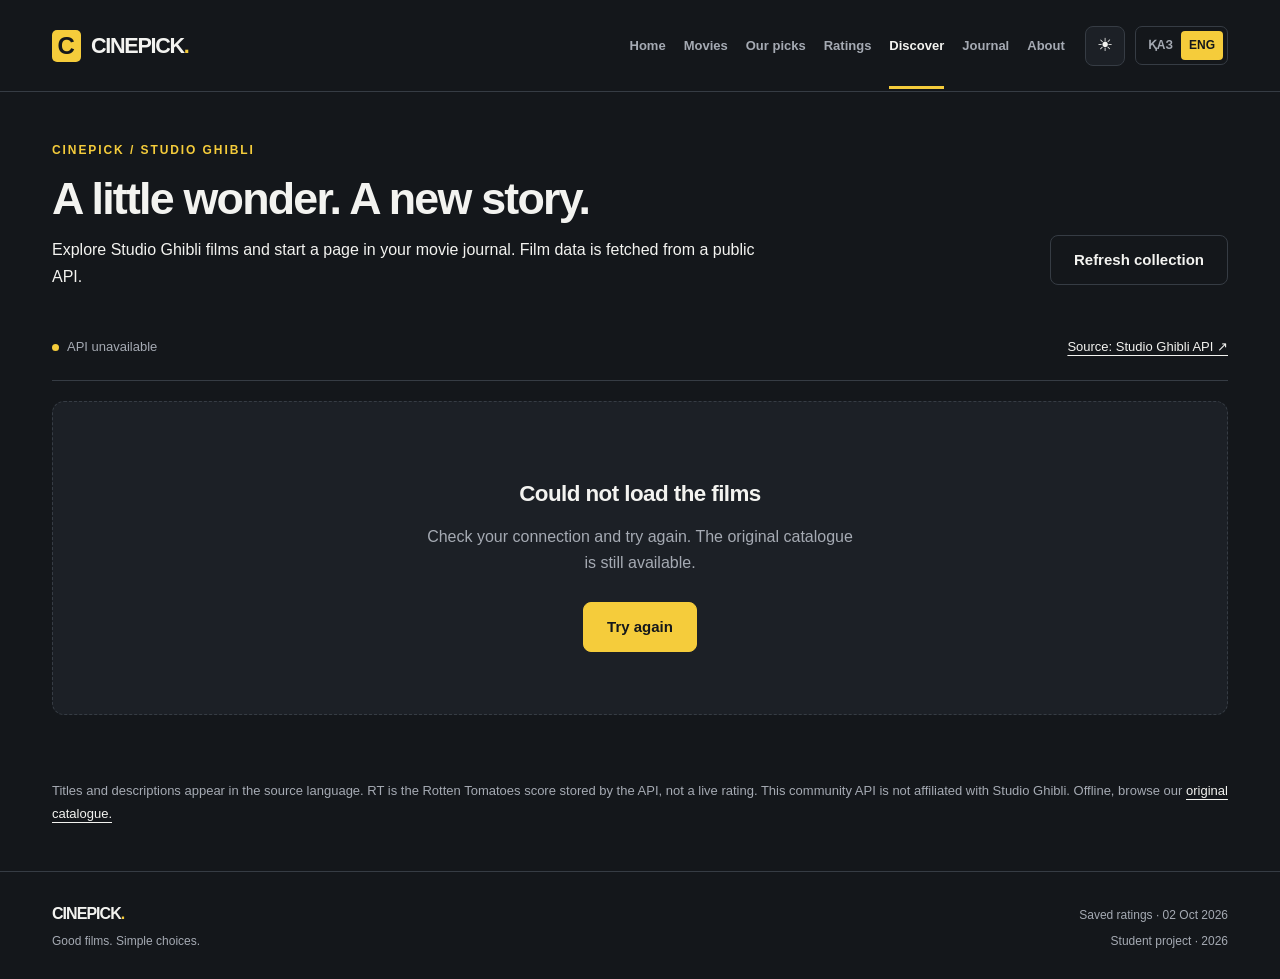
<file: discover-en.html>
<!DOCTYPE html>
<html data-bs-theme="dark" lang="en">
<head>
<meta charset="utf-8"/>
<meta content="width=device-width, initial-scale=1.0" name="viewport"/>
<meta content="Find a great film. Compare IMDb and Kinopoisk ratings. Discover your next story here." name="description"/>
<title>Discover — CinePick</title>
<link href="data:image/svg+xml,%3Csvg xmlns=%22http://www.w3.org/2000/svg%22 viewBox=%220 0 40 40%22%3E%3Crect width=%2240%22 height=%2240%22 rx=%228%22 fill=%22%23f5cc3b%22/%3E%3Cpath d=%22M27 11H13v18h14M18 16h9M18 24h9%22 fill=%22none%22 stroke=%22%2314171b%22 stroke-width=%224%22/%3E%3C/svg%3E" rel="icon" type="image/svg+xml"/>
<link href="discover.html" hreflang="kk" rel="alternate"/>
<link href="discover-en.html" hreflang="en" rel="alternate"/>
<link href="vendor/bootstrap.min.css" rel="stylesheet"/>
<link href="css/style.css" rel="stylesheet"/>
<link href="css/endterm.css" rel="stylesheet"/>
<link href="css/discover.css" rel="stylesheet"/>
<link href="css/final.css" rel="stylesheet"/>
</head>
<body>
<a class="skip-link" href="#main">Skip to content</a>
<header class="site-header">
<nav aria-label="Main navigation" class="container nav-shell">
<a class="brand" href="index-en.html"><span aria-hidden="true" class="brand-symbol">C</span>CINEPICK<span class="brand-dot">.</span></a>
<ul class="nav-links" id="main-nav"><li><a href="index-en.html">Home</a></li>
<li><a href="movies-en.html">Movies</a></li>
<li><a href="picks-en.html">Our picks</a></li>
<li><a href="ratings-en.html">Ratings</a></li>
<li><a aria-current="page" href="discover-en.html">Discover</a></li>
<li><a href="journal-en.html">Journal</a></li>
<li><a href="about-en.html">About</a></li>
</ul>
<div class="nav-actions">
<button aria-label="Switch theme" aria-pressed="false" class="theme-toggle" type="button">☀</button>
<div aria-label="Language" class="language-switch"><a href="discover.html" hreflang="kk" lang="kk">ҚАЗ</a><a aria-current="true" href="discover-en.html" hreflang="en" lang="en">ENG</a></div>
<button aria-controls="main-nav" aria-expanded="false" aria-label="Open navigation" class="menu-toggle" type="button"><svg aria-hidden="true" fill="none" stroke="currentColor" stroke-width="1.7" viewbox="0 0 24 24"><path d="M4 6h16M4 12h16M4 18h16"></path></svg></button>
</div>
</nav>
</header>
<main class="container" id="main">
<section class="page-heading discover-heading"><div><p class="eyebrow">CINEPICK / STUDIO GHIBLI</p><h1>A little wonder. A new story.</h1><p>Explore Studio Ghibli films and start a page in your movie journal. Film data is fetched from a public API.</p></div><button type="button" class="btn btn-outline" id="discover-refresh">Refresh collection</button></section>
<div class="discover-source-bar"><p><span aria-hidden="true" class="discover-status-dot"></span><span id="discover-source" role="status" aria-live="polite">Loading…</span></p><a href="https://ghibliapi.vercel.app/" target="_blank" rel="noopener noreferrer">Source: Studio Ghibli API ↗</a></div>
<form class="catalog-controls discover-controls" id="discover-controls" role="search" hidden>
<div class="search-field"><label class="form-label" for="discover-search">Search films</label><input type="search" class="form-control" id="discover-search" placeholder="Title or director…" autocomplete="off" maxlength="150"></div>
<div><label class="form-label" for="discover-director">Director</label><select class="form-select" id="discover-director"><option value="all">All directors</option></select></div>
<div><label class="form-label" for="discover-decade">Release decade</label><select class="form-select" id="discover-decade"><option value="all">All decades</option></select></div>
<div><label class="form-label" for="discover-score">RT score</label><select class="form-select" id="discover-score"><option value="0">Any score</option><option value="80">80%+</option><option value="90">90%+</option><option value="95">95%+</option></select></div>
<div><label class="form-label" for="discover-sort">Sort by</label><select class="form-select" id="discover-sort"><option value="score">Highest RT score</option><option value="newest">Newest first</option><option value="shortest">Shortest first</option><option value="title">Title A–Z</option></select></div>
</form>
<div class="results-line" id="discover-results" hidden><p id="discover-count" role="status" aria-live="polite"></p><button class="text-link" id="discover-reset" type="button">Reset filters</button></div>
<div class="empty-state discover-state" id="discover-state" role="status" aria-live="polite" data-state="loading"><h2 id="discover-state-title">Gathering new stories…</h2><p id="discover-state-text">Fetching the Studio Ghibli collection.</p><button type="button" class="btn btn-accent" id="discover-retry" hidden>Try again</button></div>
<div class="discover-grid" id="discover-grid" aria-busy="true"></div>
<nav class="discover-pagination" id="discover-pagination" aria-label="Collection pages" hidden><button class="btn btn-outline" id="discover-previous" type="button">← Previous</button><span class="discover-page-number" id="discover-page" role="status" aria-live="polite"></span><button class="btn btn-outline" id="discover-next" type="button">Next →</button></nav>
<p class="discover-footnote">Titles and descriptions appear in the source language. RT is the Rotten Tomatoes score stored by the API, not a live rating. This community API is not affiliated with Studio Ghibli. Offline, browse our <a href="movies-en.html">original catalogue.</a></p>
<noscript><p>Enable JavaScript to load the film collection.</p></noscript>
</main>
<footer class="site-footer"><div class="container footer-inner"><div><a class="brand footer-brand" href="index-en.html">CINEPICK<span class="brand-dot">.</span></a><p>Good films. Simple choices.</p></div><div class="footer-meta"><a href="about-en.html#sources">Saved ratings · 02 Oct 2026</a><p>Student project · 2026</p></div></div></footer>
<div aria-atomic="true" aria-live="polite" class="toast-area" role="status"></div>
<script defer="" src="vendor/jquery-3.7.1.min.js"></script>
<script defer="" src="vendor/bootstrap.bundle.min.js"></script>
<script defer="" src="js/data.js"></script>
<script defer="" src="js/app.js"></script>
<script defer="" src="js/film.js"></script>
<script defer="" src="js/discover.js"></script>
</body>
</html>
</file>
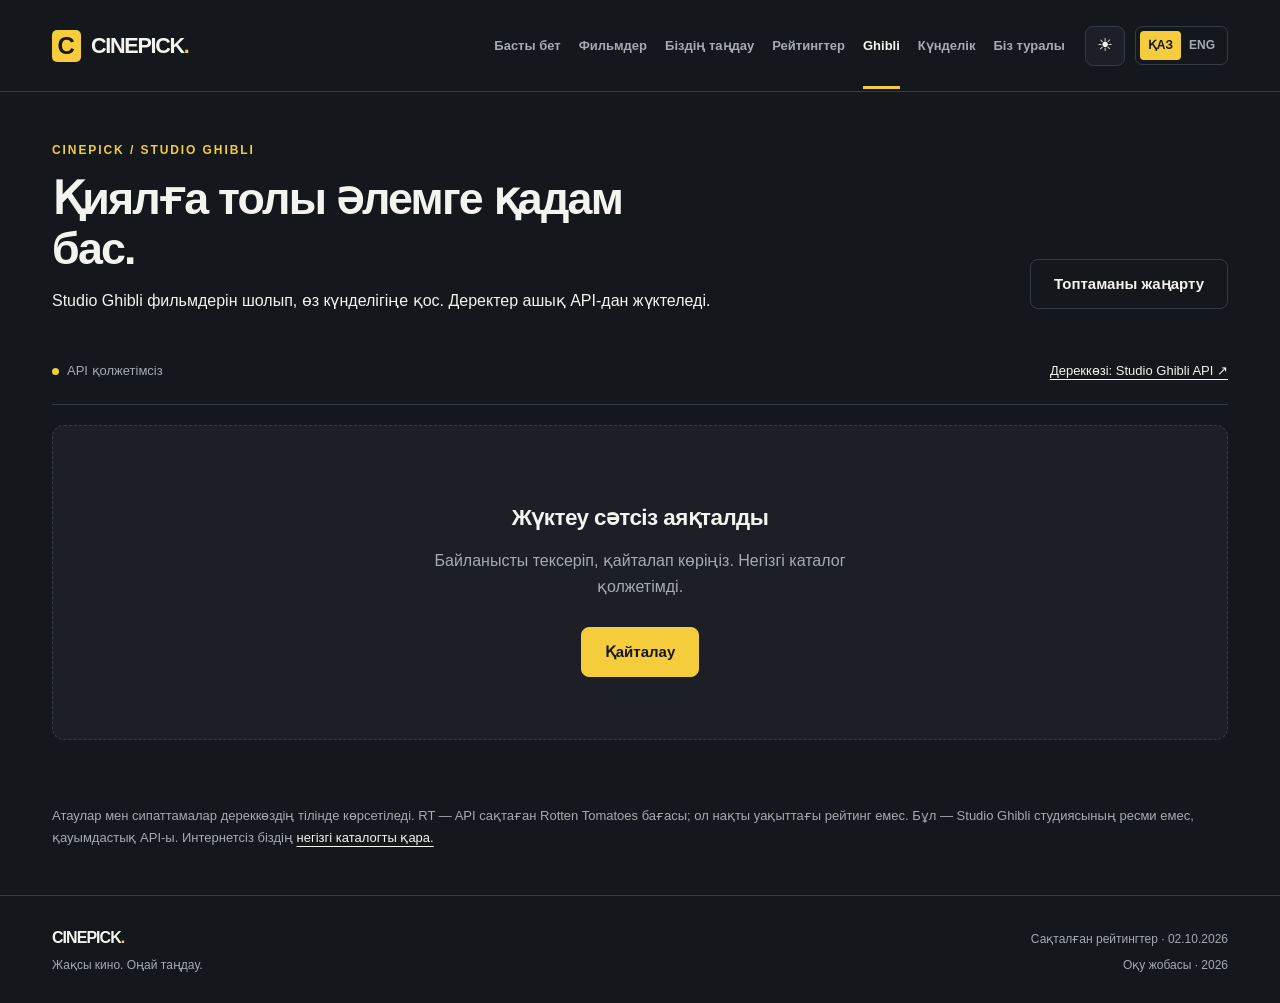
<file: discover.html>
<!DOCTYPE html>
<html data-bs-theme="dark" lang="kk">
<head>
<meta charset="utf-8"/>
<meta content="width=device-width, initial-scale=1.0" name="viewport"/>
<meta content="Жақсы фильм таңда. IMDb мен Кинопоиск бағаларын салыстыр. Келесі оқиғаңды осы жерден тап." name="description"/>
<title>Жаңалық ашу — CinePick</title>
<link href="data:image/svg+xml,%3Csvg xmlns=%22http://www.w3.org/2000/svg%22 viewBox=%220 0 40 40%22%3E%3Crect width=%2240%22 height=%2240%22 rx=%228%22 fill=%22%23f5cc3b%22/%3E%3Cpath d=%22M27 11H13v18h14M18 16h9M18 24h9%22 fill=%22none%22 stroke=%22%2314171b%22 stroke-width=%224%22/%3E%3C/svg%3E" rel="icon" type="image/svg+xml"/>
<link href="discover.html" hreflang="kk" rel="alternate"/>
<link href="discover-en.html" hreflang="en" rel="alternate"/>
<link href="vendor/bootstrap.min.css" rel="stylesheet"/>
<link href="css/style.css" rel="stylesheet"/>
<link href="css/endterm.css" rel="stylesheet"/>
<link href="css/discover.css" rel="stylesheet"/>
<link href="css/final.css" rel="stylesheet"/>
</head>
<body>
<a class="skip-link" href="#main">Мазмұнға өту</a>
<header class="site-header">
<nav aria-label="Негізгі мәзір" class="container nav-shell">
<a class="brand" href="index.html"><span aria-hidden="true" class="brand-symbol">C</span>CINEPICK<span class="brand-dot">.</span></a>
<ul class="nav-links" id="main-nav"><li><a href="index.html">Басты бет</a></li>
<li><a href="movies.html">Фильмдер</a></li>
<li><a href="picks.html">Біздің таңдау</a></li>
<li><a href="ratings.html">Рейтингтер</a></li>
<li><a aria-current="page" href="discover.html">Ghibli</a></li>
<li><a href="journal.html">Күнделік</a></li>
<li><a href="about.html">Біз туралы</a></li>
</ul>
<div class="nav-actions">
<button aria-label="Тақырыпты ауыстыру" aria-pressed="false" class="theme-toggle" type="button">☀</button>
<div aria-label="Тіл" class="language-switch"><a aria-current="true" href="discover.html" hreflang="kk" lang="kk">ҚАЗ</a><a href="discover-en.html" hreflang="en" lang="en">ENG</a></div>
<button aria-controls="main-nav" aria-expanded="false" aria-label="Мәзірді ашу" class="menu-toggle" type="button"><svg aria-hidden="true" fill="none" stroke="currentColor" stroke-width="1.7" viewbox="0 0 24 24"><path d="M4 6h16M4 12h16M4 18h16"></path></svg></button>
</div>
</nav>
</header>
<main class="container" id="main">
<section class="page-heading discover-heading"><div><p class="eyebrow">CINEPICK / STUDIO GHIBLI</p><h1>Қиялға толы әлемге қадам бас.</h1><p>Studio Ghibli фильмдерін шолып, өз күнделігіңе қос. Деректер ашық API-дан жүктеледі.</p></div><button type="button" class="btn btn-outline" id="discover-refresh">Топтаманы жаңарту</button></section>
<div class="discover-source-bar"><p><span aria-hidden="true" class="discover-status-dot"></span><span id="discover-source" role="status" aria-live="polite">Жүктелуде…</span></p><a href="https://ghibliapi.vercel.app/" target="_blank" rel="noopener noreferrer">Дереккөзі: Studio Ghibli API ↗</a></div>
<form class="catalog-controls discover-controls" id="discover-controls" role="search" hidden>
<div class="search-field"><label class="form-label" for="discover-search">Фильм іздеу</label><input type="search" class="form-control" id="discover-search" placeholder="Атауы немесе режиссері…" autocomplete="off" maxlength="150"></div>
<div><label class="form-label" for="discover-director">Режиссер</label><select class="form-select" id="discover-director"><option value="all">Барлық режиссер</option></select></div>
<div><label class="form-label" for="discover-decade">Шыққан жылы</label><select class="form-select" id="discover-decade"><option value="all">Барлық жыл</option></select></div>
<div><label class="form-label" for="discover-score">RT бағасы</label><select class="form-select" id="discover-score"><option value="0">Барлығы</option><option value="80">80%+</option><option value="90">90%+</option><option value="95">95%+</option></select></div>
<div><label class="form-label" for="discover-sort">Сұрыптау</label><select class="form-select" id="discover-sort"><option value="score">Жоғары баға</option><option value="newest">Жаңа фильмдер</option><option value="shortest">Қысқа фильмдер</option><option value="title">Атауы A–Z</option></select></div>
</form>
<div class="results-line" id="discover-results" hidden><p id="discover-count" role="status" aria-live="polite"></p><button class="text-link" id="discover-reset" type="button">Сүзгілерді тазалау</button></div>
<div class="empty-state discover-state" id="discover-state" role="status" aria-live="polite" data-state="loading"><h2 id="discover-state-title">Оқиғалар жүктелуде…</h2><p id="discover-state-text">Studio Ghibli топтамасын алып жатырмыз.</p><button type="button" class="btn btn-accent" id="discover-retry" hidden>Қайталау</button></div>
<div class="discover-grid" id="discover-grid" aria-busy="true"></div>
<nav class="discover-pagination" id="discover-pagination" aria-label="Топтама беттері" hidden><button class="btn btn-outline" id="discover-previous" type="button">← Алдыңғы</button><span class="discover-page-number" id="discover-page" role="status" aria-live="polite"></span><button class="btn btn-outline" id="discover-next" type="button">Келесі →</button></nav>
<p class="discover-footnote">Атаулар мен сипаттамалар дереккөздің тілінде көрсетіледі. RT — API сақтаған Rotten Tomatoes бағасы; ол нақты уақыттағы рейтинг емес. Бұл — Studio Ghibli студиясының ресми емес, қауымдастық API-ы. Интернетсіз біздің <a href="movies.html">негізгі каталогты қара.</a></p>
<noscript><p>Фильмдерді жүктеу үшін JavaScript қосыңыз.</p></noscript>
</main>
<footer class="site-footer"><div class="container footer-inner"><div><a class="brand footer-brand" href="index.html">CINEPICK<span class="brand-dot">.</span></a><p>Жақсы кино. Оңай таңдау.</p></div><div class="footer-meta"><a href="about.html#sources">Сақталған рейтингтер · 02.10.2026</a><p>Оқу жобасы · 2026</p></div></div></footer>
<div aria-atomic="true" aria-live="polite" class="toast-area" role="status"></div>
<script defer="" src="vendor/jquery-3.7.1.min.js"></script>
<script defer="" src="vendor/bootstrap.bundle.min.js"></script>
<script defer="" src="js/data.js"></script>
<script defer="" src="js/app.js"></script>
<script defer="" src="js/film.js"></script>
<script defer="" src="js/discover.js"></script>
</body>
</html>
</file>
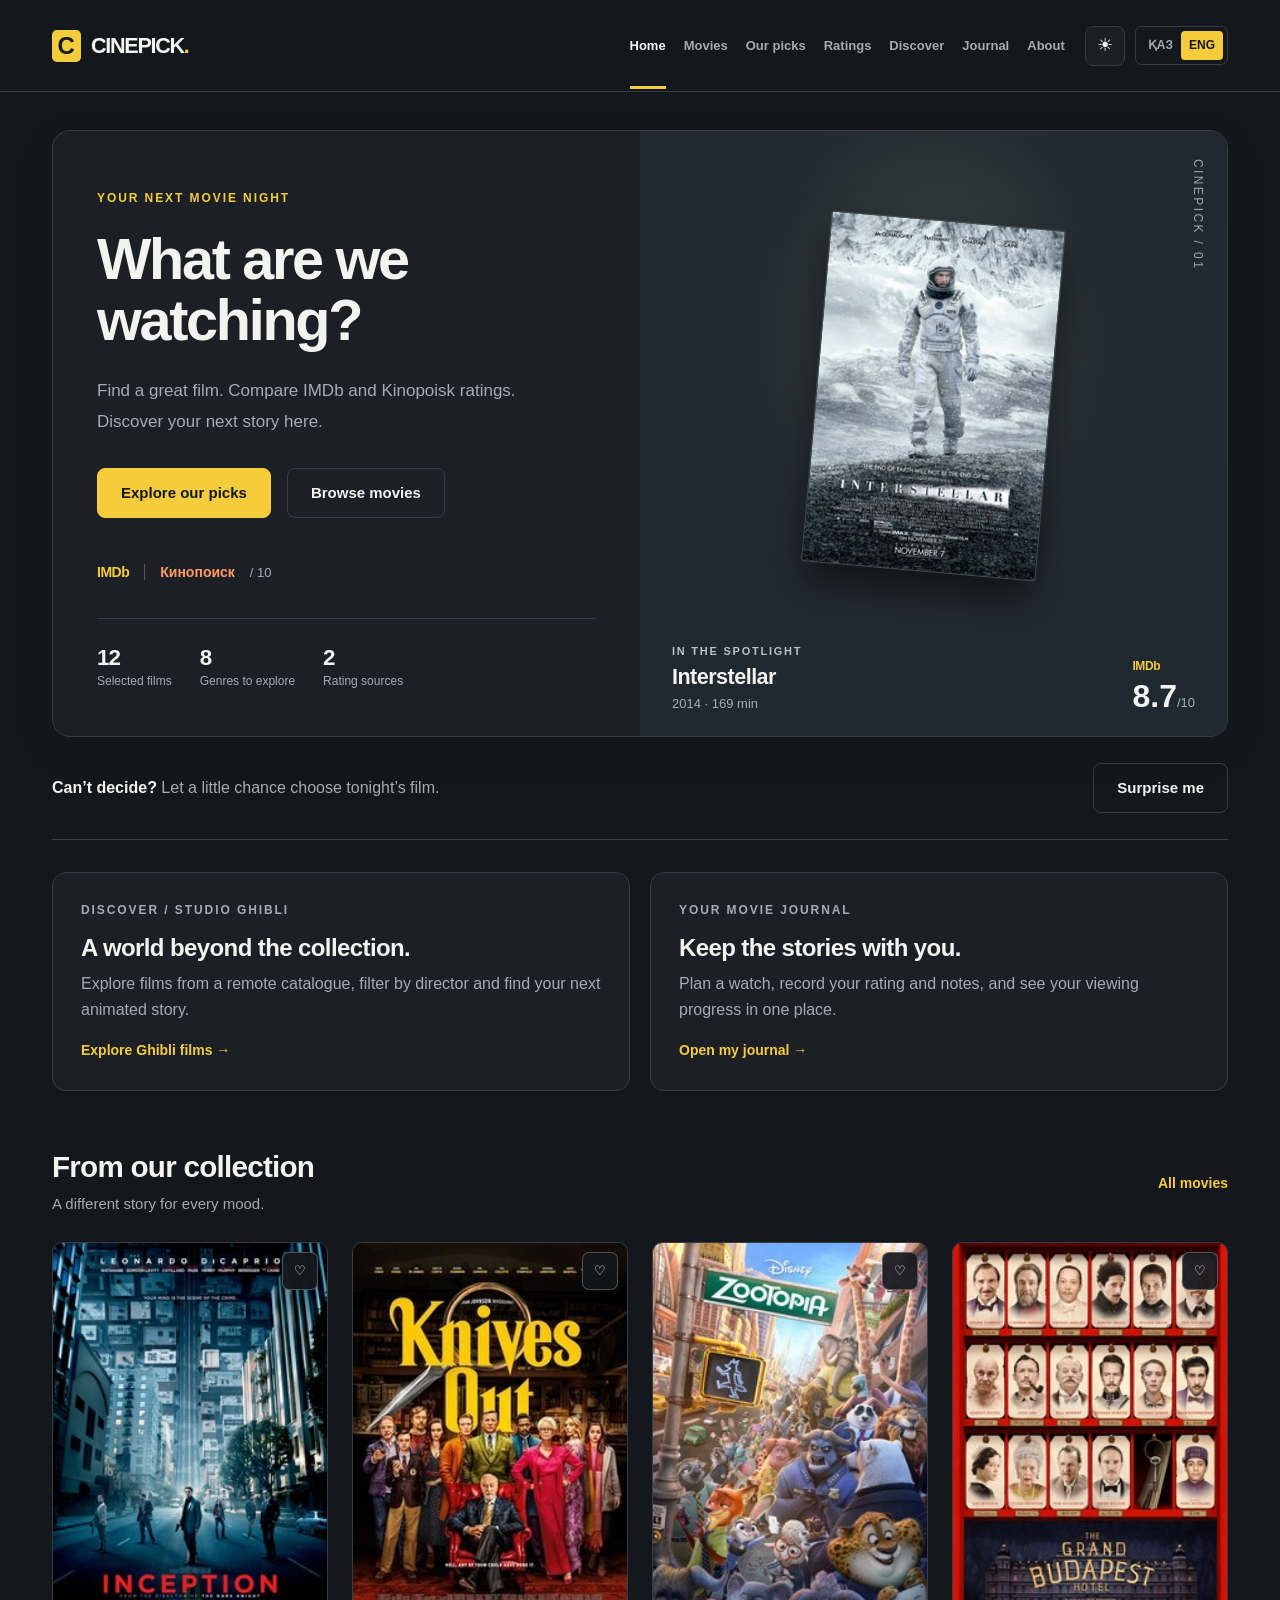
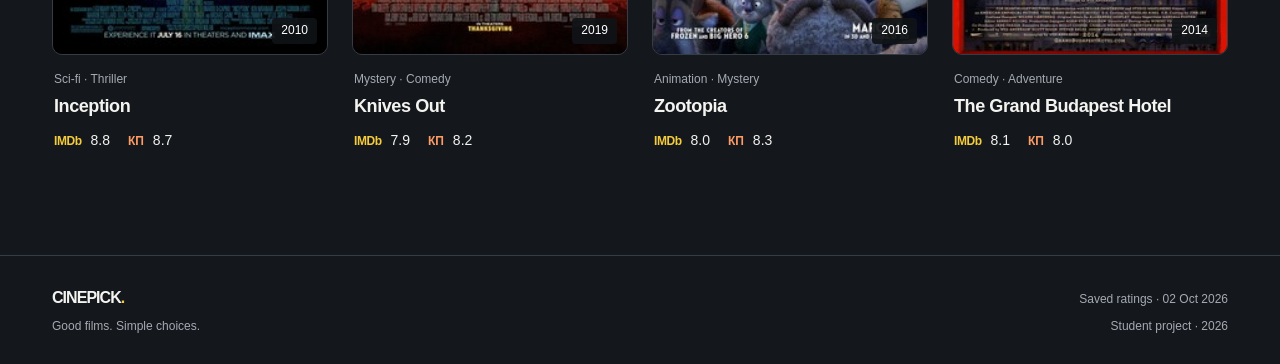
<file: index-en.html>
<!DOCTYPE html>
<html data-bs-theme="dark" lang="en">
<head>
<meta charset="utf-8"/>
<meta content="width=device-width, initial-scale=1.0" name="viewport"/>
<meta content="Find a great film. Compare IMDb and Kinopoisk ratings. Discover your next story here." name="description"/>
<title>Home — CinePick</title>
<link href="data:image/svg+xml,%3Csvg xmlns=%22http://www.w3.org/2000/svg%22 viewBox=%220 0 40 40%22%3E%3Crect width=%2240%22 height=%2240%22 rx=%228%22 fill=%22%23f5cc3b%22/%3E%3Cpath d=%22M27 11H13v18h14M18 16h9M18 24h9%22 fill=%22none%22 stroke=%22%2314171b%22 stroke-width=%224%22/%3E%3C/svg%3E" rel="icon" type="image/svg+xml"/>
<link href="index.html" hreflang="kk" rel="alternate"/>
<link href="index-en.html" hreflang="en" rel="alternate"/>
<link href="vendor/bootstrap.min.css" rel="stylesheet"/>
<link href="css/style.css" rel="stylesheet"/>
<link href="css/endterm.css" rel="stylesheet"/>
<link href="css/final.css" rel="stylesheet"/>
</head>
<body>
<a class="skip-link" href="#main">Skip to content</a>
<header class="site-header">
<nav aria-label="Main navigation" class="container nav-shell">
<a class="brand" href="index-en.html"><span aria-hidden="true" class="brand-symbol">C</span>CINEPICK<span class="brand-dot">.</span></a>
<ul class="nav-links" id="main-nav"><li><a aria-current="page" href="index-en.html">Home</a></li>
<li><a href="movies-en.html">Movies</a></li>
<li><a href="picks-en.html">Our picks</a></li>
<li><a href="ratings-en.html">Ratings</a></li>
<li><a href="discover-en.html">Discover</a></li>
<li><a href="journal-en.html">Journal</a></li>
<li><a href="about-en.html">About</a></li>
</ul>
<div class="nav-actions">
<button aria-label="Switch theme" aria-pressed="false" class="theme-toggle" type="button">☀</button>
<div aria-label="Language" class="language-switch"><a href="index.html" hreflang="kk" lang="kk">ҚАЗ</a><a aria-current="true" href="index-en.html" hreflang="en" lang="en">ENG</a></div>
<button aria-controls="main-nav" aria-expanded="false" aria-label="Open navigation" class="menu-toggle" type="button"><svg aria-hidden="true" fill="none" stroke="currentColor" stroke-width="1.7" viewbox="0 0 24 24"><path d="M4 6h16M4 12h16M4 18h16"></path></svg></button>
</div>
</nav>
</header>
<main class="container" id="main">
<section class="home-hero row g-0 align-items-stretch">
<div class="col-lg-6 hero-copy">
<p class="eyebrow">YOUR NEXT MOVIE NIGHT</p><h1>What are we watching?</h1><p class="hero-description">Find a great film. Compare IMDb and Kinopoisk ratings. Discover your next story here.</p>
<div class="d-flex flex-wrap gap-3"><a class="btn btn-accent" href="picks-en.html">Explore our picks</a><a class="btn btn-outline" href="movies-en.html">Browse movies</a></div>
<div class="hero-sources"><span class="imdb-word">IMDb</span><span class="separator"></span><span class="kp-word">Кинопоиск</span><span class="source-caption">/ 10</span></div><div class="hero-stats"><div class="hero-stat"><strong>12</strong><span>Selected films</span></div><div class="hero-stat"><strong>8</strong><span>Genres to explore</span></div><div class="hero-stat"><strong>2</strong><span>Rating sources</span></div></div>
</div>
<div class="col-lg-6 spotlight"><div class="spotlight-glow"></div><span class="vertical-note">CINEPICK / 01</span><a class="spotlight-poster" href="movies-en.html#film-tt0816692"><img alt="Interstellar" height="600" src="assets/posters/tt0816692.jpg" width="400"/></a><div aria-live="polite" class="spotlight-caption"><div><p class="eyebrow">In the spotlight</p><h2>Interstellar</h2><p class="spotlight-meta">2014 · 169 min</p></div><div class="spotlight-score"><span class="imdb-word">IMDb</span><strong>8.7<span>/10</span></strong></div></div></div>
</section><section aria-label="Quick choice" class="home-toolbar"><p><strong>Can’t decide?</strong> Let a little chance choose tonight’s film.</p><button class="btn btn-outline" id="surprise-me" type="button">Surprise me</button></section>
<section class="final-intro" aria-label="New ways to enjoy films">
<article class="final-feature"><p class="eyebrow">DISCOVER / STUDIO GHIBLI</p><h2>A world beyond the collection.</h2><p>Explore films from a remote catalogue, filter by director and find your next animated story.</p><a class="text-link" href="discover-en.html">Explore Ghibli films →</a></article>
<article class="final-feature"><p class="eyebrow">YOUR MOVIE JOURNAL</p><h2>Keep the stories with you.</h2><p>Plan a watch, record your rating and notes, and see your viewing progress in one place.</p><a class="text-link" href="journal-en.html">Open my journal →</a></article>
</section>
<section class="section-space"><div class="section-heading"><div><h2>From our collection</h2><p class="muted">A different story for every mood.</p></div><a class="text-link" href="movies-en.html">All movies</a></div><div class="movie-grid home-grid"><article class="movie-card genre-scifi genre-thriller" id="film-tt1375666">
<a class="poster-link" href="movies-en.html#film-tt1375666"><img alt="Inception" height="600" loading="lazy" src="assets/posters/tt1375666.jpg" width="400"/><span class="poster-year">2010</span></a>
<div class="card-body">
<p class="movie-genre">Sci-fi · Thriller</p>
<h3>Inception</h3>
<div class="card-ratings"><a href="https://www.imdb.com/title/tt1375666/" rel="noopener noreferrer" target="_blank"><b class="imdb-word">IMDb</b> 8.8</a><a href="https://www.kinopoisk.ru/film/447301/" rel="noopener noreferrer" target="_blank"><b class="kp-word">КП</b> 8.7</a></div>
</div>
</article><article class="movie-card genre-mystery genre-comedy" id="film-tt8946378">
<a class="poster-link" href="movies-en.html#film-tt8946378"><img alt="Knives Out" height="600" loading="lazy" src="assets/posters/tt8946378.jpg" width="400"/><span class="poster-year">2019</span></a>
<div class="card-body">
<p class="movie-genre">Mystery · Comedy</p>
<h3>Knives Out</h3>
<div class="card-ratings"><a href="https://www.imdb.com/title/tt8946378/" rel="noopener noreferrer" target="_blank"><b class="imdb-word">IMDb</b> 7.9</a><a href="https://www.kinopoisk.ru/film/1188529/" rel="noopener noreferrer" target="_blank"><b class="kp-word">КП</b> 8.2</a></div>
</div>
</article><article class="movie-card genre-animation genre-mystery" id="film-tt2948356">
<a class="poster-link" href="movies-en.html#film-tt2948356"><img alt="Zootopia" height="600" loading="lazy" src="assets/posters/tt2948356.jpg" width="400"/><span class="poster-year">2016</span></a>
<div class="card-body">
<p class="movie-genre">Animation · Mystery</p>
<h3>Zootopia</h3>
<div class="card-ratings"><a href="https://www.imdb.com/title/tt2948356/" rel="noopener noreferrer" target="_blank"><b class="imdb-word">IMDb</b> 8.0</a><a href="https://www.kinopoisk.ru/film/775276/" rel="noopener noreferrer" target="_blank"><b class="kp-word">КП</b> 8.3</a></div>
</div>
</article><article class="movie-card genre-comedy genre-adventure" id="film-tt2278388">
<a class="poster-link" href="movies-en.html#film-tt2278388"><img alt="The Grand Budapest Hotel" height="600" loading="lazy" src="assets/posters/tt2278388.jpg" width="400"/><span class="poster-year">2014</span></a>
<div class="card-body">
<p class="movie-genre">Comedy · Adventure</p>
<h3>The Grand Budapest Hotel</h3>
<div class="card-ratings"><a href="https://www.imdb.com/title/tt2278388/" rel="noopener noreferrer" target="_blank"><b class="imdb-word">IMDb</b> 8.1</a><a href="https://www.kinopoisk.ru/film/683999/" rel="noopener noreferrer" target="_blank"><b class="kp-word">КП</b> 8.0</a></div>
</div>
</article></div></section>
</main>
<footer class="site-footer"><div class="container footer-inner"><div><a class="brand footer-brand" href="index-en.html">CINEPICK<span class="brand-dot">.</span></a><p>Good films. Simple choices.</p></div><div class="footer-meta"><a href="about-en.html#sources">Saved ratings · 02 Oct 2026</a><p>Student project · 2026</p></div></div></footer>
<div aria-atomic="true" aria-live="polite" class="toast-area" role="status"></div>
<script defer="" src="vendor/jquery-3.7.1.min.js"></script>
<script defer="" src="vendor/bootstrap.bundle.min.js"></script>
<script defer="" src="js/data.js"></script>
<script defer="" src="js/app.js"></script>
<script defer="" src="js/home.js"></script>
</body>
</html>
</file>
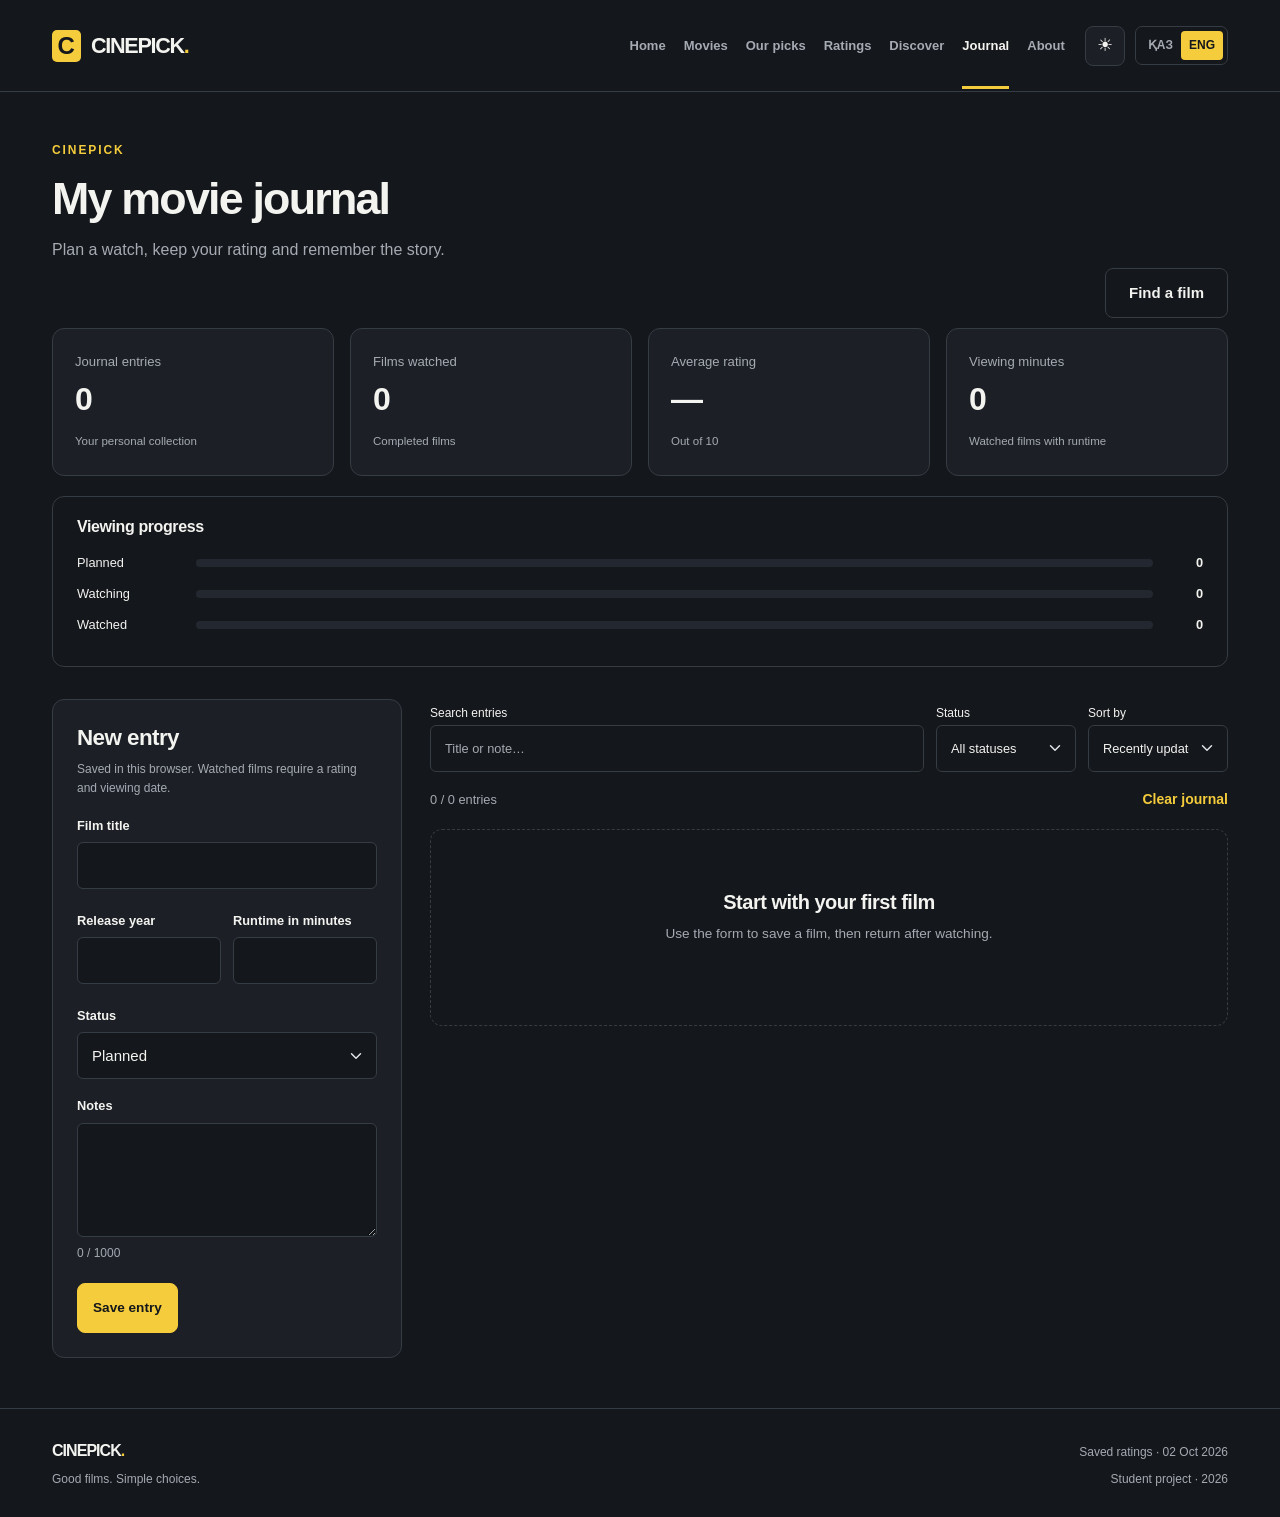
<file: journal-en.html>
<!DOCTYPE html>
<html data-bs-theme="dark" lang="en">
<head>
<meta charset="utf-8"/>
<meta content="width=device-width, initial-scale=1.0" name="viewport"/>
<meta content="Find a great film. Compare IMDb and Kinopoisk ratings. Discover your next story here." name="description"/>
<title>Journal — CinePick</title>
<link href="data:image/svg+xml,%3Csvg xmlns=%22http://www.w3.org/2000/svg%22 viewBox=%220 0 40 40%22%3E%3Crect width=%2240%22 height=%2240%22 rx=%228%22 fill=%22%23f5cc3b%22/%3E%3Cpath d=%22M27 11H13v18h14M18 16h9M18 24h9%22 fill=%22none%22 stroke=%22%2314171b%22 stroke-width=%224%22/%3E%3C/svg%3E" rel="icon" type="image/svg+xml"/>
<link href="journal.html" hreflang="kk" rel="alternate"/>
<link href="journal-en.html" hreflang="en" rel="alternate"/>
<link href="vendor/bootstrap.min.css" rel="stylesheet"/>
<link href="css/style.css" rel="stylesheet"/>
<link href="css/endterm.css" rel="stylesheet"/>
<link href="css/journal.css" rel="stylesheet"/>
<link href="css/final.css" rel="stylesheet"/>
</head>
<body>
<a class="skip-link" href="#main">Skip to content</a>
<header class="site-header">
<nav aria-label="Main navigation" class="container nav-shell">
<a class="brand" href="index-en.html"><span aria-hidden="true" class="brand-symbol">C</span>CINEPICK<span class="brand-dot">.</span></a>
<ul class="nav-links" id="main-nav"><li><a href="index-en.html">Home</a></li>
<li><a href="movies-en.html">Movies</a></li>
<li><a href="picks-en.html">Our picks</a></li>
<li><a href="ratings-en.html">Ratings</a></li>
<li><a href="discover-en.html">Discover</a></li>
<li><a aria-current="page" href="journal-en.html">Journal</a></li>
<li><a href="about-en.html">About</a></li>
</ul>
<div class="nav-actions">
<button aria-label="Switch theme" aria-pressed="false" class="theme-toggle" type="button">☀</button>
<div aria-label="Language" class="language-switch"><a href="journal.html" hreflang="kk" lang="kk">ҚАЗ</a><a aria-current="true" href="journal-en.html" hreflang="en" lang="en">ENG</a></div>
<button aria-controls="main-nav" aria-expanded="false" aria-label="Open navigation" class="menu-toggle" type="button"><svg aria-hidden="true" fill="none" stroke="currentColor" stroke-width="1.7" viewbox="0 0 24 24"><path d="M4 6h16M4 12h16M4 18h16"></path></svg></button>
</div>
</nav>
</header>
<main class="container" id="main">
<section class="journal-intro"><div class="page-heading"><p class="eyebrow">CINEPICK</p><h1>My movie journal</h1><p>Plan a watch, keep your rating and remember the story.</p></div><a class="btn btn-outline" href="discover-en.html">Find a film</a></section>
<div id="journal-message" class="journal-message" role="status" aria-live="polite" hidden></div>
<section aria-label="Viewing statistics" class="journal-stats"><div class="journal-stat"><span>Journal entries</span><strong id="stats-total">0</strong><small>Your personal collection</small></div><div class="journal-stat"><span>Films watched</span><strong id="stats-watched">0</strong><small>Completed films</small></div><div class="journal-stat"><span>Average rating</span><strong id="stats-average">0</strong><small>Out of 10</small></div><div class="journal-stat"><span>Viewing minutes</span><strong id="stats-minutes">0</strong><small>Watched films with runtime</small></div></section>
<section class="journal-chart"><h2>Viewing progress</h2><div class="journal-chart-row" data-status="planned"><span>Planned</span><div class="journal-track" aria-hidden="true"><span class="journal-bar" id="bar-planned"></span></div><output id="count-planned">0</output></div><div class="journal-chart-row" data-status="watching"><span>Watching</span><div class="journal-track" aria-hidden="true"><span class="journal-bar" id="bar-watching"></span></div><output id="count-watching">0</output></div><div class="journal-chart-row" data-status="watched"><span>Watched</span><div class="journal-track" aria-hidden="true"><span class="journal-bar" id="bar-watched"></span></div><output id="count-watched">0</output></div></section>
<div class="journal-workspace">
<form id="journal-form" class="journal-editor" novalidate><h2 id="journal-editor-title">New entry</h2>
<p class="journal-hint">Saved in this browser. Watched films require a rating and viewing date.</p>
<div class="journal-field"><label class="form-label" for="journal-title">Film title</label><input class="form-control" id="journal-title" name="title" type="text" maxlength="150" required aria-describedby="journal-title-error"><p class="journal-field-error" id="journal-title-error" aria-live="polite"></p></div><div class="journal-fields-row"><div class="journal-field"><label class="form-label" for="journal-year">Release year</label><input class="form-control" id="journal-year" name="year" type="number" min="1888" step="1" aria-describedby="journal-year-error"><p class="journal-field-error" id="journal-year-error" aria-live="polite"></p></div><div class="journal-field"><label class="form-label" for="journal-runtime">Runtime in minutes</label><input class="form-control" id="journal-runtime" name="runtime" type="number" min="1" max="1440" step="1" aria-describedby="journal-runtime-error"><p class="journal-field-error" id="journal-runtime-error" aria-live="polite"></p></div></div>
<div class="journal-field"><label class="form-label" for="journal-status">Status</label><select class="form-select" name="status" id="journal-status" aria-describedby="journal-status-error"><option value="planned">Planned</option><option value="watching">Watching</option><option value="watched">Watched</option></select><p id="journal-status-error" class="journal-field-error" aria-live="polite"></p></div>
<div id="journal-watched-fields" hidden><div class="journal-field"><label class="form-label" for="journal-rating">My rating, 1–10</label><input class="form-control" id="journal-rating" name="rating" type="number" min="1" max="10" step="1" aria-describedby="journal-rating-error"><p class="journal-field-error" id="journal-rating-error" aria-live="polite"></p></div><div class="journal-field"><label class="form-label" for="journal-watchedOn">Date watched</label><input class="form-control" id="journal-watchedOn" name="watchedOn" type="date" min="1888-01-01" aria-describedby="journal-watchedOn-error"><p class="journal-field-error" id="journal-watchedOn-error" aria-live="polite"></p></div></div>
<div class="journal-field"><label class="form-label" for="journal-note">Notes</label><textarea class="form-control" name="note" id="journal-note" rows="4" aria-describedby="journal-note-error journal-note-count"></textarea><p class="journal-hint" id="journal-note-count">0 / 1000</p><p class="journal-field-error" id="journal-note-error" aria-live="polite"></p></div>
<div class="journal-form-actions"><button class="btn btn-accent" type="submit" id="journal-save">Save entry</button><button class="btn btn-outline" type="button" id="journal-cancel" hidden>Cancel edit</button></div></form>
<section aria-label="Journal entries">
<div class="journal-toolbar"><div><label for="journal-search">Search entries</label><input class="form-control" type="search" id="journal-search" placeholder="Title or note…"></div><div><label for="journal-filter">Status</label><select class="form-select" id="journal-filter"><option value="all">All statuses</option><option value="planned">Planned</option><option value="watching">Watching</option><option value="watched">Watched</option></select></div><div><label for="journal-sort">Sort by</label><select class="form-select" id="journal-sort"><option value="updated">Recently updated</option><option value="title">Title A–Z</option><option value="rating">Highest rating</option></select></div></div>
<div class="journal-results-header"><p id="journal-count" aria-live="polite"></p><button type="button" class="text-link" id="journal-clear">Clear journal</button></div><div class="journal-entries" id="journal-entries"></div></section></div>
<dialog class="journal-dialog" id="journal-dialog" aria-labelledby="journal-dialog-title"><h2 id="journal-dialog-title">Confirm deletion</h2><p id="journal-dialog-text"></p><form method="dialog"><button class="btn btn-outline" value="cancel" autofocus>Cancel</button><button class="btn btn-accent" value="delete">Delete</button></form></dialog>
<noscript><p>Enable JavaScript to use the journal.</p></noscript></main>
<footer class="site-footer"><div class="container footer-inner"><div><a class="brand footer-brand" href="index-en.html">CINEPICK<span class="brand-dot">.</span></a><p>Good films. Simple choices.</p></div><div class="footer-meta"><a href="about-en.html#sources">Saved ratings · 02 Oct 2026</a><p>Student project · 2026</p></div></div></footer>
<div aria-atomic="true" aria-live="polite" class="toast-area" role="status"></div>
<script defer="" src="vendor/jquery-3.7.1.min.js"></script>
<script defer="" src="vendor/bootstrap.bundle.min.js"></script>
<script defer="" src="js/data.js"></script>
<script defer="" src="js/app.js"></script>
<script defer="" src="js/journal-store.js"></script>
<script defer="" src="js/journal.js"></script>
</body>
</html>
</file>
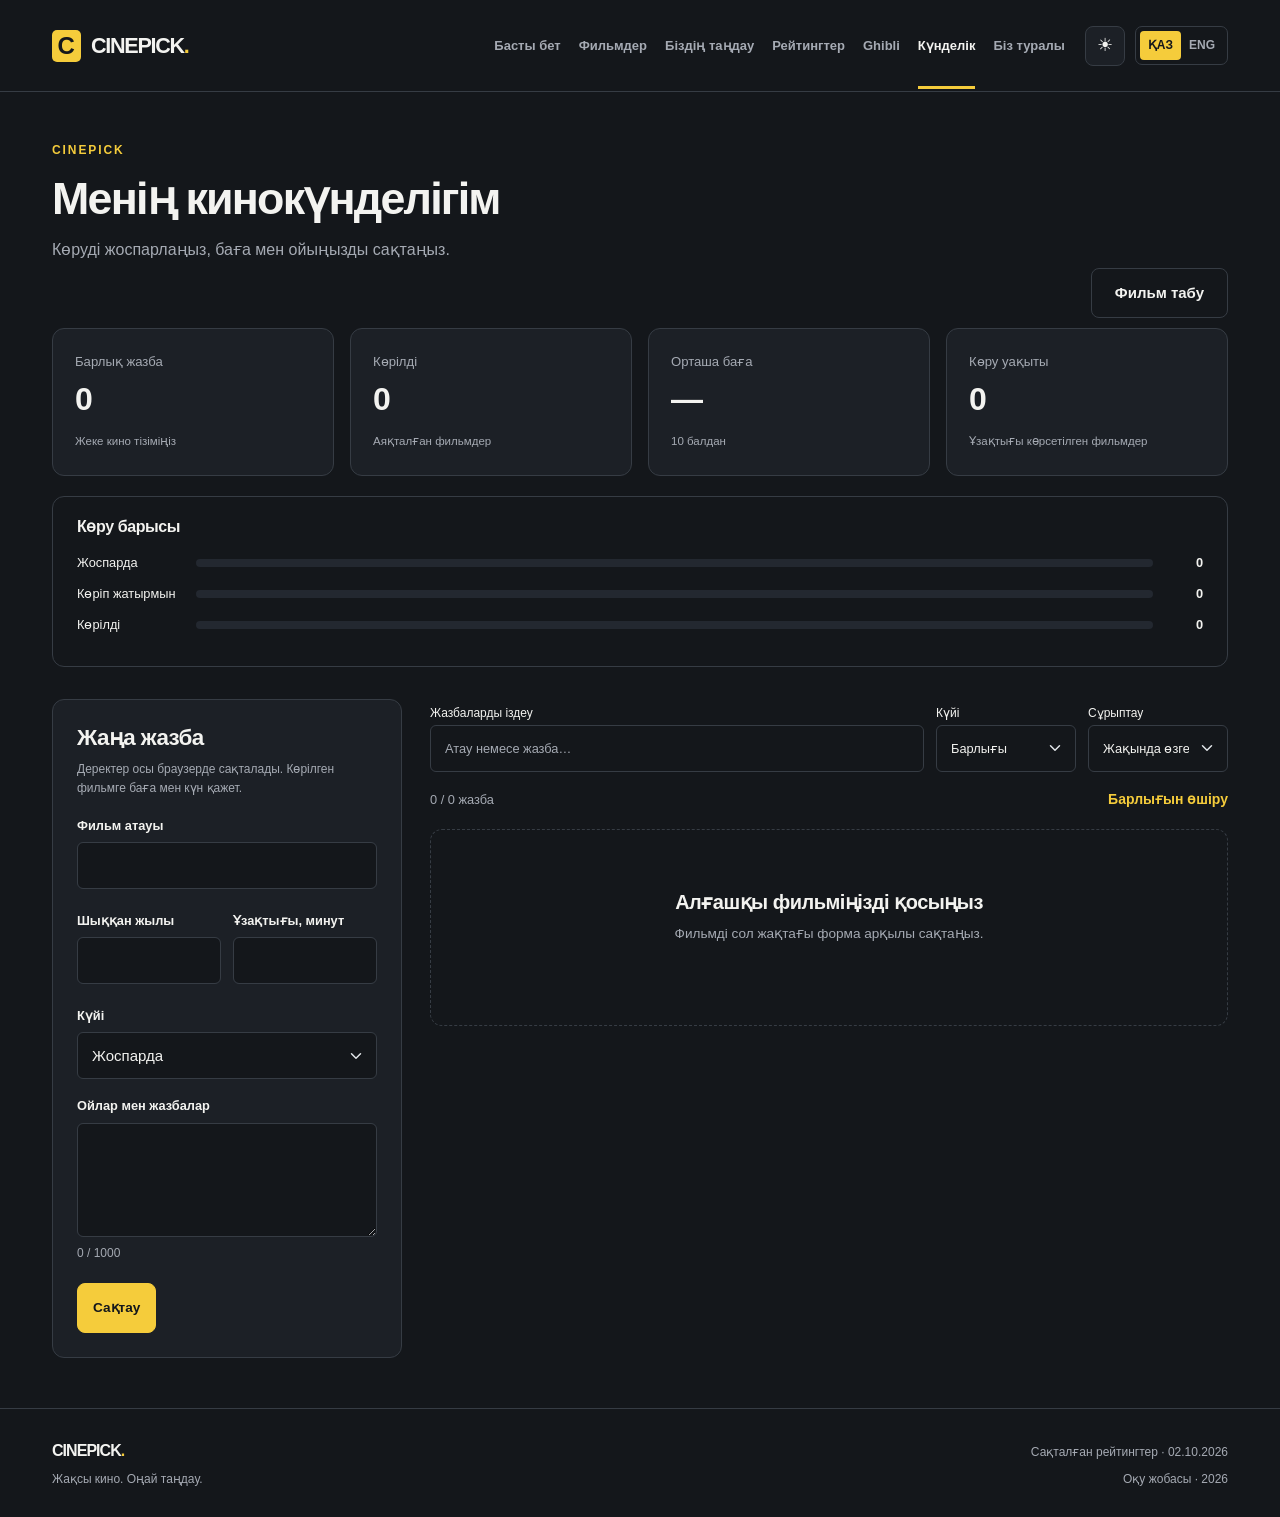
<file: journal.html>
<!DOCTYPE html>
<html data-bs-theme="dark" lang="kk">
<head>
<meta charset="utf-8"/>
<meta content="width=device-width, initial-scale=1.0" name="viewport"/>
<meta content="Жақсы фильм таңда. IMDb мен Кинопоиск бағаларын салыстыр. Келесі оқиғаңды осы жерден тап." name="description"/>
<title>Күнделік — CinePick</title>
<link href="data:image/svg+xml,%3Csvg xmlns=%22http://www.w3.org/2000/svg%22 viewBox=%220 0 40 40%22%3E%3Crect width=%2240%22 height=%2240%22 rx=%228%22 fill=%22%23f5cc3b%22/%3E%3Cpath d=%22M27 11H13v18h14M18 16h9M18 24h9%22 fill=%22none%22 stroke=%22%2314171b%22 stroke-width=%224%22/%3E%3C/svg%3E" rel="icon" type="image/svg+xml"/>
<link href="journal.html" hreflang="kk" rel="alternate"/>
<link href="journal-en.html" hreflang="en" rel="alternate"/>
<link href="vendor/bootstrap.min.css" rel="stylesheet"/>
<link href="css/style.css" rel="stylesheet"/>
<link href="css/endterm.css" rel="stylesheet"/>
<link href="css/journal.css" rel="stylesheet"/>
<link href="css/final.css" rel="stylesheet"/>
</head>
<body>
<a class="skip-link" href="#main">Мазмұнға өту</a>
<header class="site-header">
<nav aria-label="Негізгі мәзір" class="container nav-shell">
<a class="brand" href="index.html"><span aria-hidden="true" class="brand-symbol">C</span>CINEPICK<span class="brand-dot">.</span></a>
<ul class="nav-links" id="main-nav"><li><a href="index.html">Басты бет</a></li>
<li><a href="movies.html">Фильмдер</a></li>
<li><a href="picks.html">Біздің таңдау</a></li>
<li><a href="ratings.html">Рейтингтер</a></li>
<li><a href="discover.html">Ghibli</a></li>
<li><a aria-current="page" href="journal.html">Күнделік</a></li>
<li><a href="about.html">Біз туралы</a></li>
</ul>
<div class="nav-actions">
<button aria-label="Тақырыпты ауыстыру" aria-pressed="false" class="theme-toggle" type="button">☀</button>
<div aria-label="Тіл" class="language-switch"><a aria-current="true" href="journal.html" hreflang="kk" lang="kk">ҚАЗ</a><a href="journal-en.html" hreflang="en" lang="en">ENG</a></div>
<button aria-controls="main-nav" aria-expanded="false" aria-label="Мәзірді ашу" class="menu-toggle" type="button"><svg aria-hidden="true" fill="none" stroke="currentColor" stroke-width="1.7" viewbox="0 0 24 24"><path d="M4 6h16M4 12h16M4 18h16"></path></svg></button>
</div>
</nav>
</header>
<main class="container" id="main">
<section class="journal-intro"><div class="page-heading"><p class="eyebrow">CINEPICK</p><h1>Менің кинокүнделігім</h1><p>Көруді жоспарлаңыз, баға мен ойыңызды сақтаңыз.</p></div><a class="btn btn-outline" href="discover.html">Фильм табу</a></section>
<div id="journal-message" class="journal-message" role="status" aria-live="polite" hidden></div>
<section aria-label="Көру статистикасы" class="journal-stats"><div class="journal-stat"><span>Барлық жазба</span><strong id="stats-total">0</strong><small>Жеке кино тізіміңіз</small></div><div class="journal-stat"><span>Көрілді</span><strong id="stats-watched">0</strong><small>Аяқталған фильмдер</small></div><div class="journal-stat"><span>Орташа баға</span><strong id="stats-average">0</strong><small>10 балдан</small></div><div class="journal-stat"><span>Көру уақыты</span><strong id="stats-minutes">0</strong><small>Ұзақтығы көрсетілген фильмдер</small></div></section>
<section class="journal-chart"><h2>Көру барысы</h2><div class="journal-chart-row" data-status="planned"><span>Жоспарда</span><div class="journal-track" aria-hidden="true"><span class="journal-bar" id="bar-planned"></span></div><output id="count-planned">0</output></div><div class="journal-chart-row" data-status="watching"><span>Көріп жатырмын</span><div class="journal-track" aria-hidden="true"><span class="journal-bar" id="bar-watching"></span></div><output id="count-watching">0</output></div><div class="journal-chart-row" data-status="watched"><span>Көрілді</span><div class="journal-track" aria-hidden="true"><span class="journal-bar" id="bar-watched"></span></div><output id="count-watched">0</output></div></section>
<div class="journal-workspace">
<form id="journal-form" class="journal-editor" novalidate><h2 id="journal-editor-title">Жаңа жазба</h2>
<p class="journal-hint">Деректер осы браузерде сақталады. Көрілген фильмге баға мен күн қажет.</p>
<div class="journal-field"><label class="form-label" for="journal-title">Фильм атауы</label><input class="form-control" id="journal-title" name="title" type="text" maxlength="150" required aria-describedby="journal-title-error"><p class="journal-field-error" id="journal-title-error" aria-live="polite"></p></div><div class="journal-fields-row"><div class="journal-field"><label class="form-label" for="journal-year">Шыққан жылы</label><input class="form-control" id="journal-year" name="year" type="number" min="1888" step="1" aria-describedby="journal-year-error"><p class="journal-field-error" id="journal-year-error" aria-live="polite"></p></div><div class="journal-field"><label class="form-label" for="journal-runtime">Ұзақтығы, минут</label><input class="form-control" id="journal-runtime" name="runtime" type="number" min="1" max="1440" step="1" aria-describedby="journal-runtime-error"><p class="journal-field-error" id="journal-runtime-error" aria-live="polite"></p></div></div>
<div class="journal-field"><label class="form-label" for="journal-status">Күйі</label><select class="form-select" name="status" id="journal-status" aria-describedby="journal-status-error"><option value="planned">Жоспарда</option><option value="watching">Көріп жатырмын</option><option value="watched">Көрілді</option></select><p id="journal-status-error" class="journal-field-error" aria-live="polite"></p></div>
<div id="journal-watched-fields" hidden><div class="journal-field"><label class="form-label" for="journal-rating">Менің бағам, 1–10</label><input class="form-control" id="journal-rating" name="rating" type="number" min="1" max="10" step="1" aria-describedby="journal-rating-error"><p class="journal-field-error" id="journal-rating-error" aria-live="polite"></p></div><div class="journal-field"><label class="form-label" for="journal-watchedOn">Көрген күн</label><input class="form-control" id="journal-watchedOn" name="watchedOn" type="date" min="1888-01-01" aria-describedby="journal-watchedOn-error"><p class="journal-field-error" id="journal-watchedOn-error" aria-live="polite"></p></div></div>
<div class="journal-field"><label class="form-label" for="journal-note">Ойлар мен жазбалар</label><textarea class="form-control" name="note" id="journal-note" rows="4" aria-describedby="journal-note-error journal-note-count"></textarea><p class="journal-hint" id="journal-note-count">0 / 1000</p><p class="journal-field-error" id="journal-note-error" aria-live="polite"></p></div>
<div class="journal-form-actions"><button class="btn btn-accent" type="submit" id="journal-save">Сақтау</button><button class="btn btn-outline" type="button" id="journal-cancel" hidden>Бас тарту</button></div></form>
<section aria-label="Жазбалар">
<div class="journal-toolbar"><div><label for="journal-search">Жазбаларды іздеу</label><input class="form-control" type="search" id="journal-search" placeholder="Атау немесе жазба…"></div><div><label for="journal-filter">Күйі</label><select class="form-select" id="journal-filter"><option value="all">Барлығы</option><option value="planned">Жоспарда</option><option value="watching">Көріп жатырмын</option><option value="watched">Көрілді</option></select></div><div><label for="journal-sort">Сұрыптау</label><select class="form-select" id="journal-sort"><option value="updated">Жақында өзгерген</option><option value="title">Атауы</option><option value="rating">Жоғары баға</option></select></div></div>
<div class="journal-results-header"><p id="journal-count" aria-live="polite"></p><button type="button" class="text-link" id="journal-clear">Барлығын өшіру</button></div><div class="journal-entries" id="journal-entries"></div></section></div>
<dialog class="journal-dialog" id="journal-dialog" aria-labelledby="journal-dialog-title"><h2 id="journal-dialog-title">Өшіруді растау</h2><p id="journal-dialog-text"></p><form method="dialog"><button class="btn btn-outline" value="cancel" autofocus>Бас тарту</button><button class="btn btn-accent" value="delete">Өшіру</button></form></dialog>
<noscript><p>Күнделік үшін JavaScript қосыңыз.</p></noscript></main>
<footer class="site-footer"><div class="container footer-inner"><div><a class="brand footer-brand" href="index.html">CINEPICK<span class="brand-dot">.</span></a><p>Жақсы кино. Оңай таңдау.</p></div><div class="footer-meta"><a href="about.html#sources">Сақталған рейтингтер · 02.10.2026</a><p>Оқу жобасы · 2026</p></div></div></footer>
<div aria-atomic="true" aria-live="polite" class="toast-area" role="status"></div>
<script defer="" src="vendor/jquery-3.7.1.min.js"></script>
<script defer="" src="vendor/bootstrap.bundle.min.js"></script>
<script defer="" src="js/data.js"></script>
<script defer="" src="js/app.js"></script>
<script defer="" src="js/journal-store.js"></script>
<script defer="" src="js/journal.js"></script>
</body>
</html>
</file>
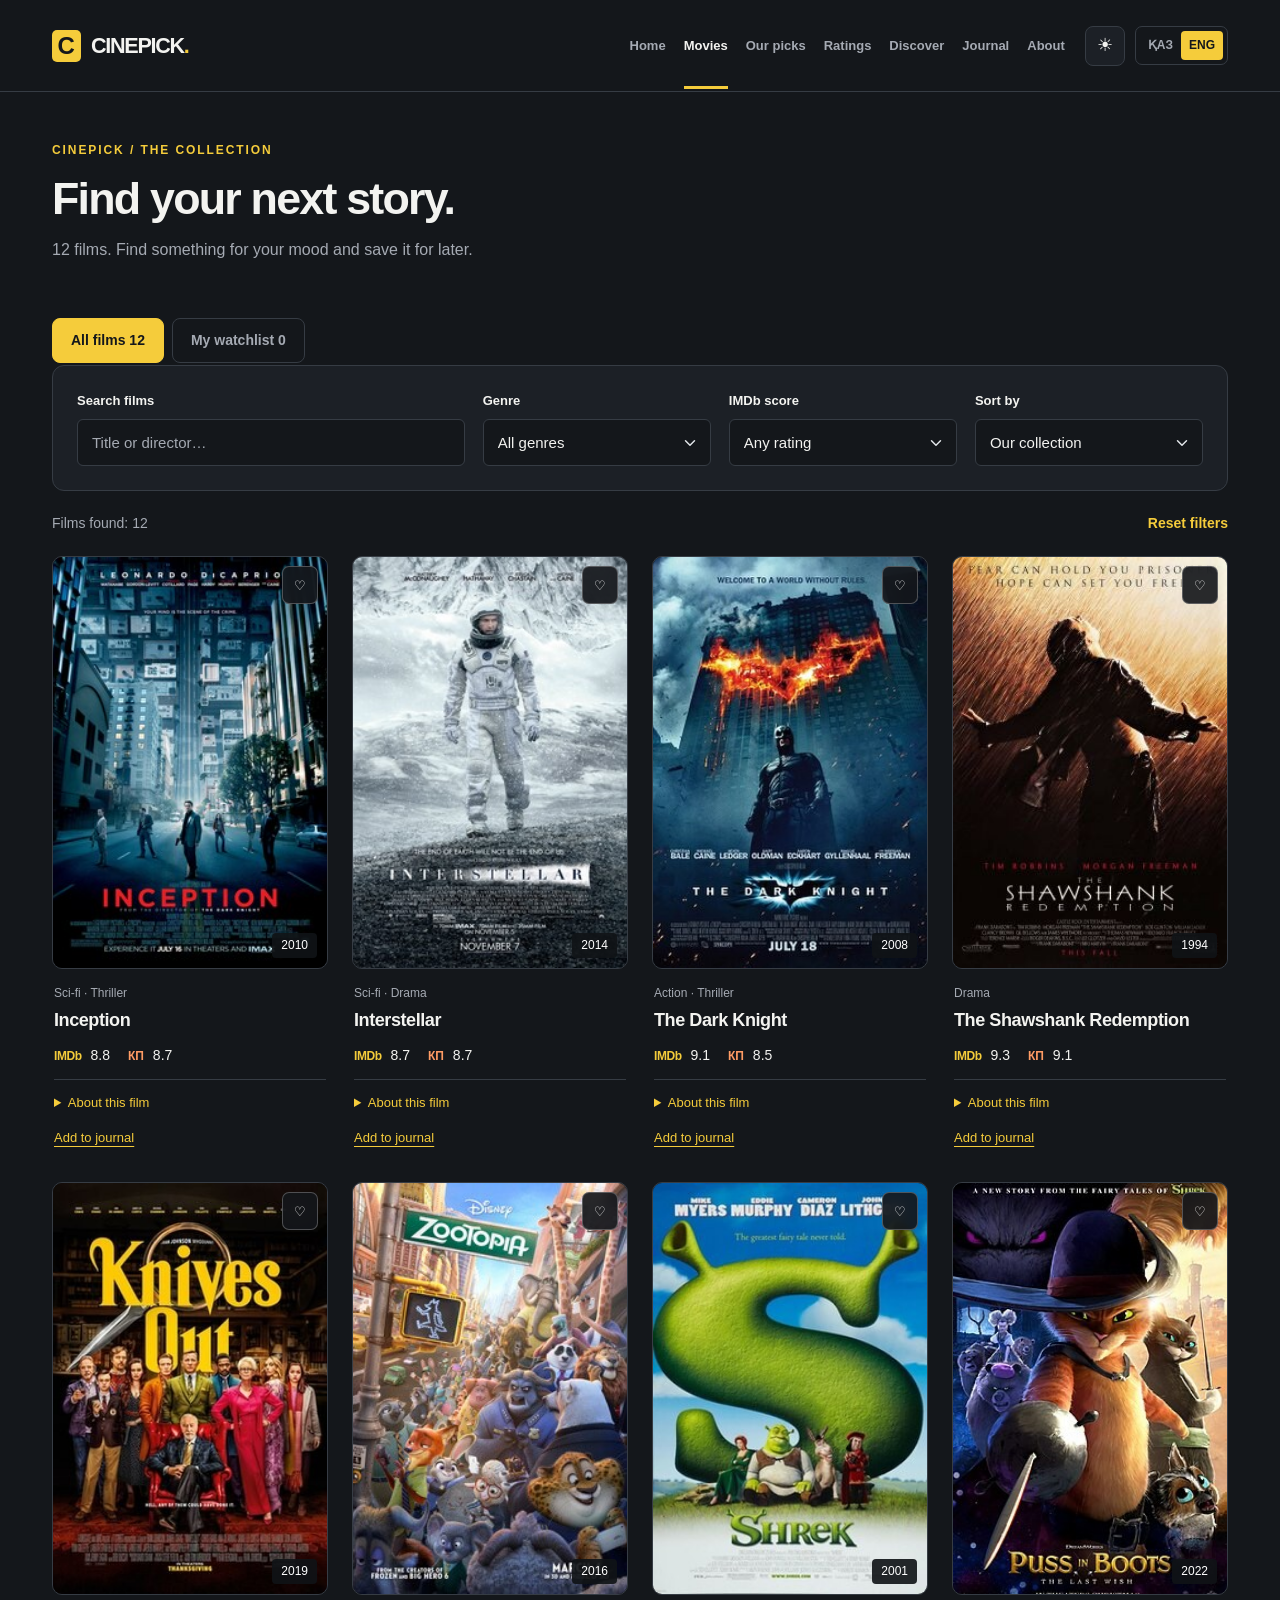
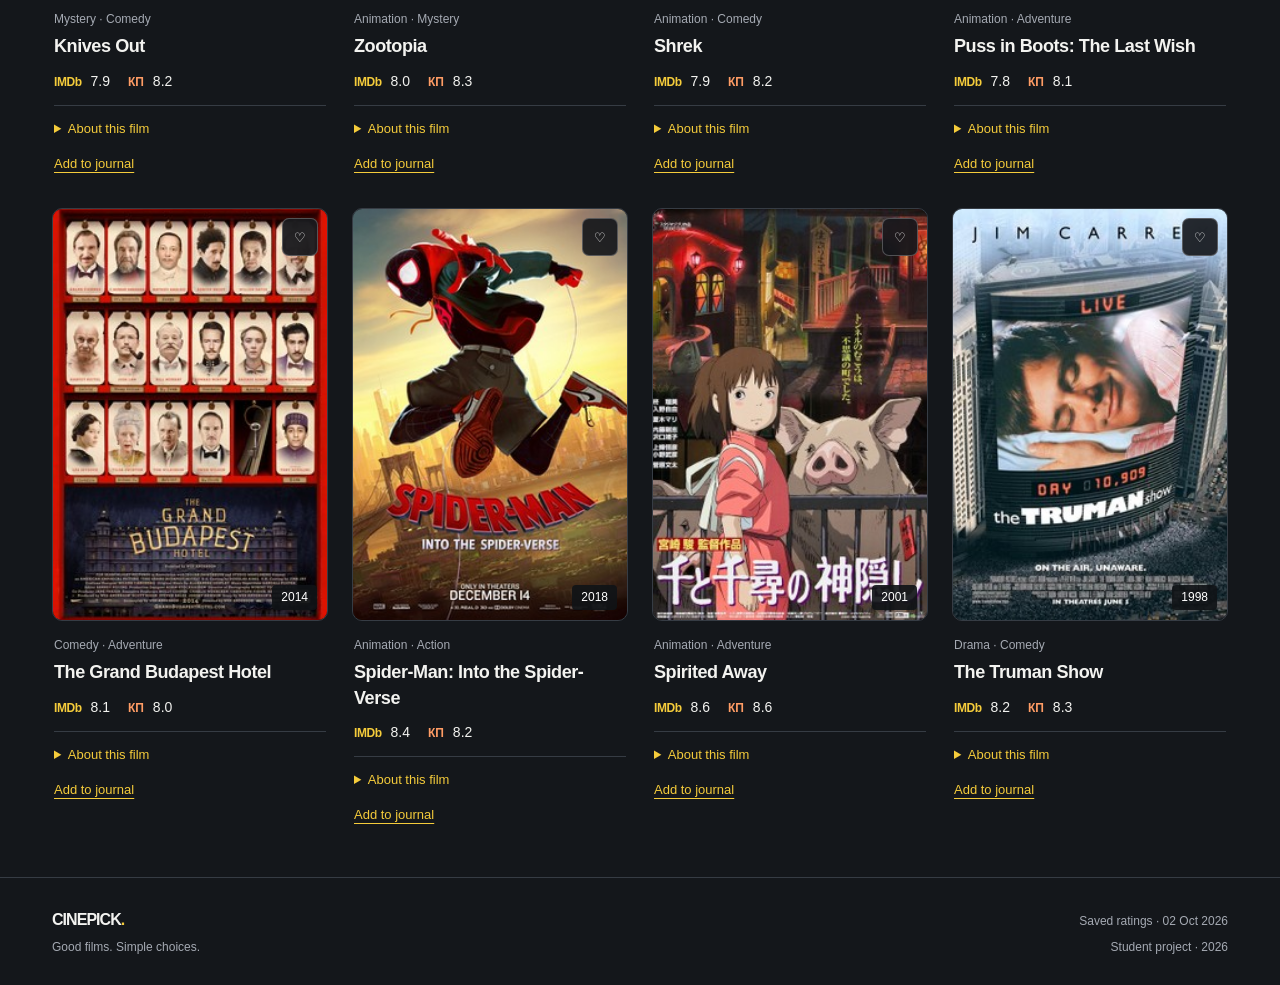
<file: movies-en.html>
<!DOCTYPE html>
<html data-bs-theme="dark" lang="en">
<head>
<meta charset="utf-8"/>
<meta content="width=device-width, initial-scale=1.0" name="viewport"/>
<meta content="Find a great film. Compare IMDb and Kinopoisk ratings. Discover your next story here." name="description"/>
<title>Movies — CinePick</title>
<link href="data:image/svg+xml,%3Csvg xmlns=%22http://www.w3.org/2000/svg%22 viewBox=%220 0 40 40%22%3E%3Crect width=%2240%22 height=%2240%22 rx=%228%22 fill=%22%23f5cc3b%22/%3E%3Cpath d=%22M27 11H13v18h14M18 16h9M18 24h9%22 fill=%22none%22 stroke=%22%2314171b%22 stroke-width=%224%22/%3E%3C/svg%3E" rel="icon" type="image/svg+xml"/>
<link href="movies.html" hreflang="kk" rel="alternate"/>
<link href="movies-en.html" hreflang="en" rel="alternate"/>
<link href="vendor/bootstrap.min.css" rel="stylesheet"/>
<link href="css/style.css" rel="stylesheet"/>
<link href="css/endterm.css" rel="stylesheet"/>
<link href="css/final.css" rel="stylesheet"/>
</head>
<body>
<a class="skip-link" href="#main">Skip to content</a>
<header class="site-header">
<nav aria-label="Main navigation" class="container nav-shell">
<a class="brand" href="index-en.html"><span aria-hidden="true" class="brand-symbol">C</span>CINEPICK<span class="brand-dot">.</span></a>
<ul class="nav-links" id="main-nav"><li><a href="index-en.html">Home</a></li>
<li><a aria-current="page" href="movies-en.html">Movies</a></li>
<li><a href="picks-en.html">Our picks</a></li>
<li><a href="ratings-en.html">Ratings</a></li>
<li><a href="discover-en.html">Discover</a></li>
<li><a href="journal-en.html">Journal</a></li>
<li><a href="about-en.html">About</a></li>
</ul>
<div class="nav-actions">
<button aria-label="Switch theme" aria-pressed="false" class="theme-toggle" type="button">☀</button>
<div aria-label="Language" class="language-switch"><a href="movies.html" hreflang="kk" lang="kk">ҚАЗ</a><a aria-current="true" href="movies-en.html" hreflang="en" lang="en">ENG</a></div>
<button aria-controls="main-nav" aria-expanded="false" aria-label="Open navigation" class="menu-toggle" type="button"><svg aria-hidden="true" fill="none" stroke="currentColor" stroke-width="1.7" viewbox="0 0 24 24"><path d="M4 6h16M4 12h16M4 18h16"></path></svg></button>
</div>
</nav>
</header>
<main class="container" id="main">
<section class="page-heading"><p class="eyebrow">CINEPICK / THE COLLECTION</p><h1>Find your next story.</h1><p>12 films. Find something for your mood and save it for later.</p></section>
<div aria-label="Choose a collection" class="catalog-tabs">
<button aria-pressed="true" class="catalog-tab is-active" id="tab-all" type="button">All films <span>12</span></button>
<button aria-pressed="false" class="catalog-tab" id="tab-saved" type="button">My watchlist <span data-favorite-count="">0</span></button>
</div>
<form class="catalog-controls" id="catalog-form" role="search">
<div class="search-field"><label class="form-label" for="movie-search">Search films</label><input autocomplete="off" class="form-control" id="movie-search" placeholder="Title or director…" type="search"/></div>
<div><label class="form-label" for="movie-genre">Genre</label><select class="form-select" id="movie-genre"><option value="all">All genres</option><option value="scifi">Sci-fi</option><option value="animation">Animation</option><option value="drama">Drama</option><option value="comedy">Comedy</option><option value="action">Action</option><option value="mystery">Mystery</option><option value="adventure">Adventure</option><option value="thriller">Thriller</option></select></div>
<div><label class="form-label" for="movie-rating">IMDb score</label><select class="form-select" id="movie-rating"><option value="0">Any rating</option><option value="8">8.0+</option><option value="8.5">8.5+</option><option value="9">9.0+</option></select></div>
<div><label class="form-label" for="movie-sort">Sort by</label><select class="form-select" id="movie-sort"><option value="collection">Our collection</option><option value="rating">IMDb: highest first</option><option value="newest">Newest first</option><option value="title">Title A–Z</option></select></div>
</form>
<div class="results-line"><p aria-live="polite" id="movie-count" role="status"></p><button class="text-link" id="reset-filters" type="button">Reset filters</button></div>
<div class="movie-grid" id="movie-grid"></div>
<noscript><p>Enable JavaScript to browse the films and filters.</p></noscript>
</main>
<footer class="site-footer"><div class="container footer-inner"><div><a class="brand footer-brand" href="index-en.html">CINEPICK<span class="brand-dot">.</span></a><p>Good films. Simple choices.</p></div><div class="footer-meta"><a href="about-en.html#sources">Saved ratings · 02 Oct 2026</a><p>Student project · 2026</p></div></div></footer>
<div aria-atomic="true" aria-live="polite" class="toast-area" role="status"></div>
<script defer="" src="vendor/jquery-3.7.1.min.js"></script>
<script defer="" src="vendor/bootstrap.bundle.min.js"></script>
<script defer="" src="js/data.js"></script>
<script defer="" src="js/app.js"></script>
<script defer="" src="js/movies.js"></script>
</body>
</html>
</file>
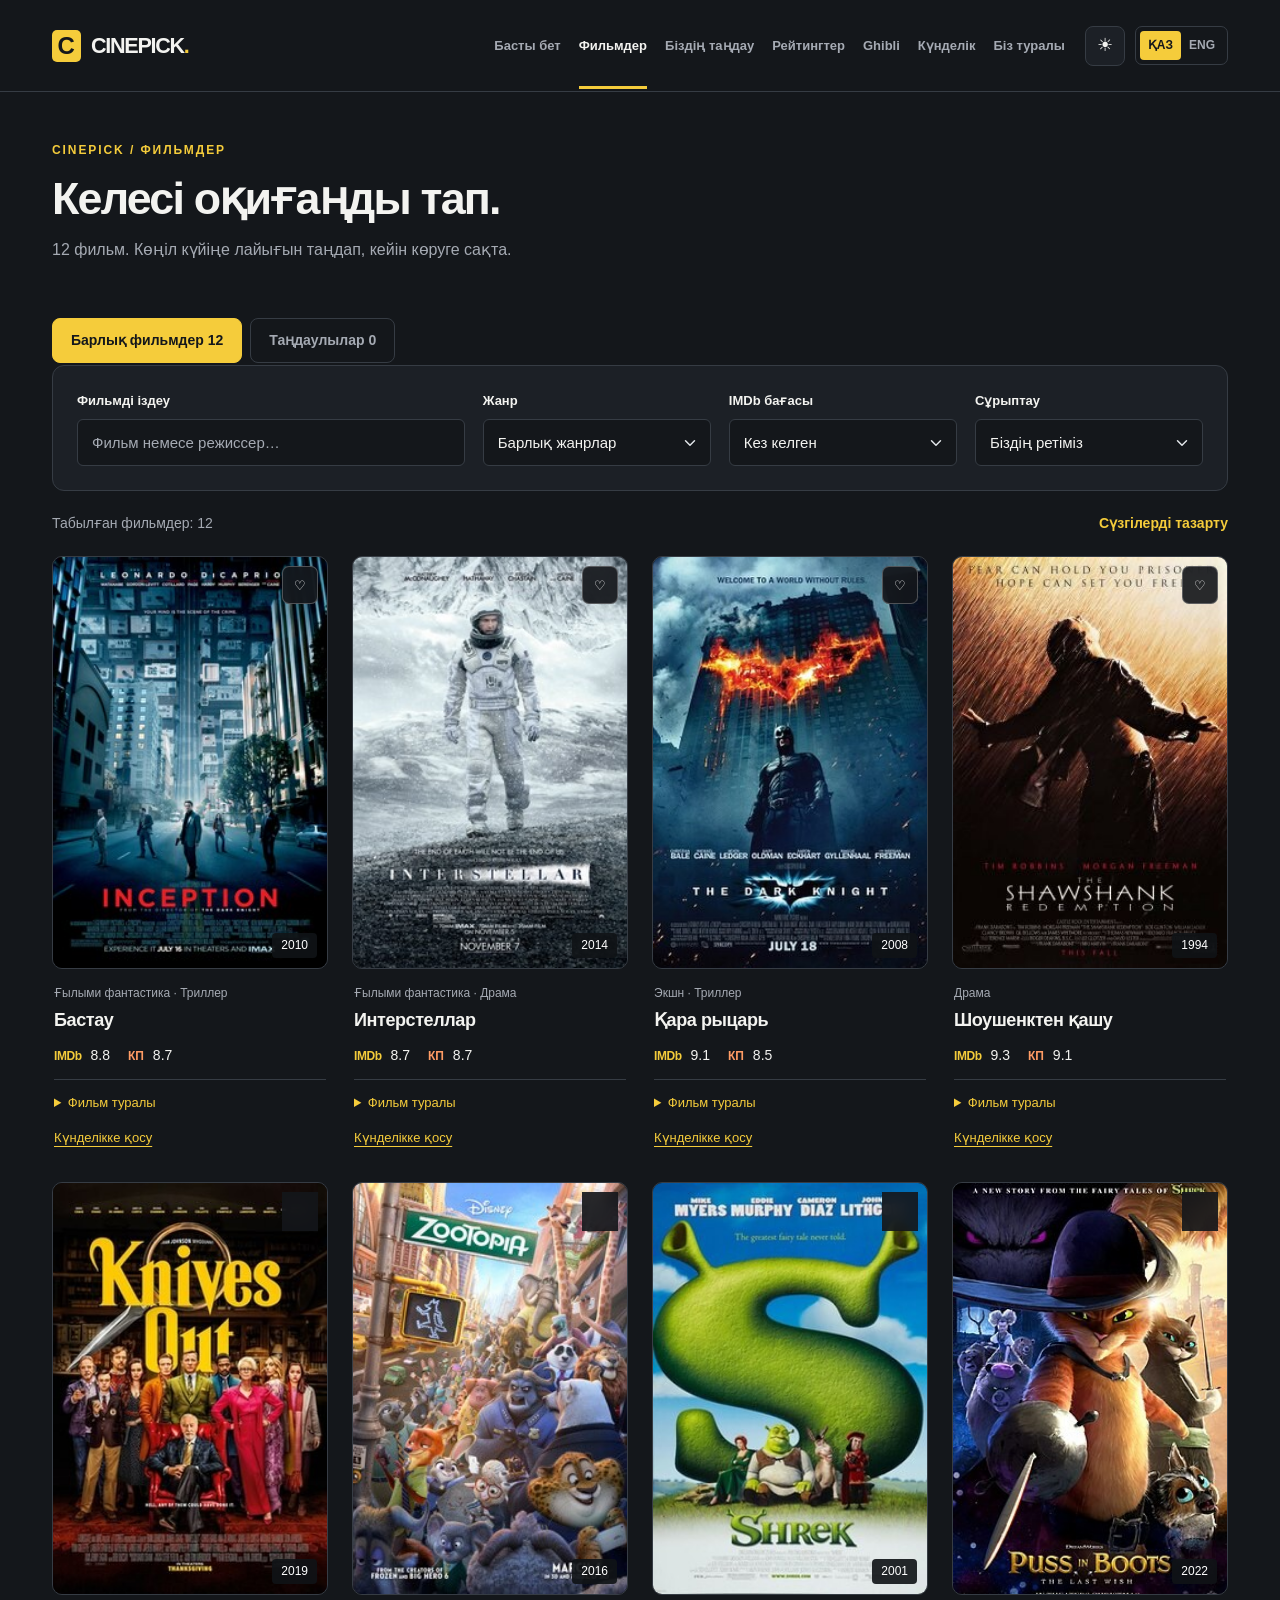
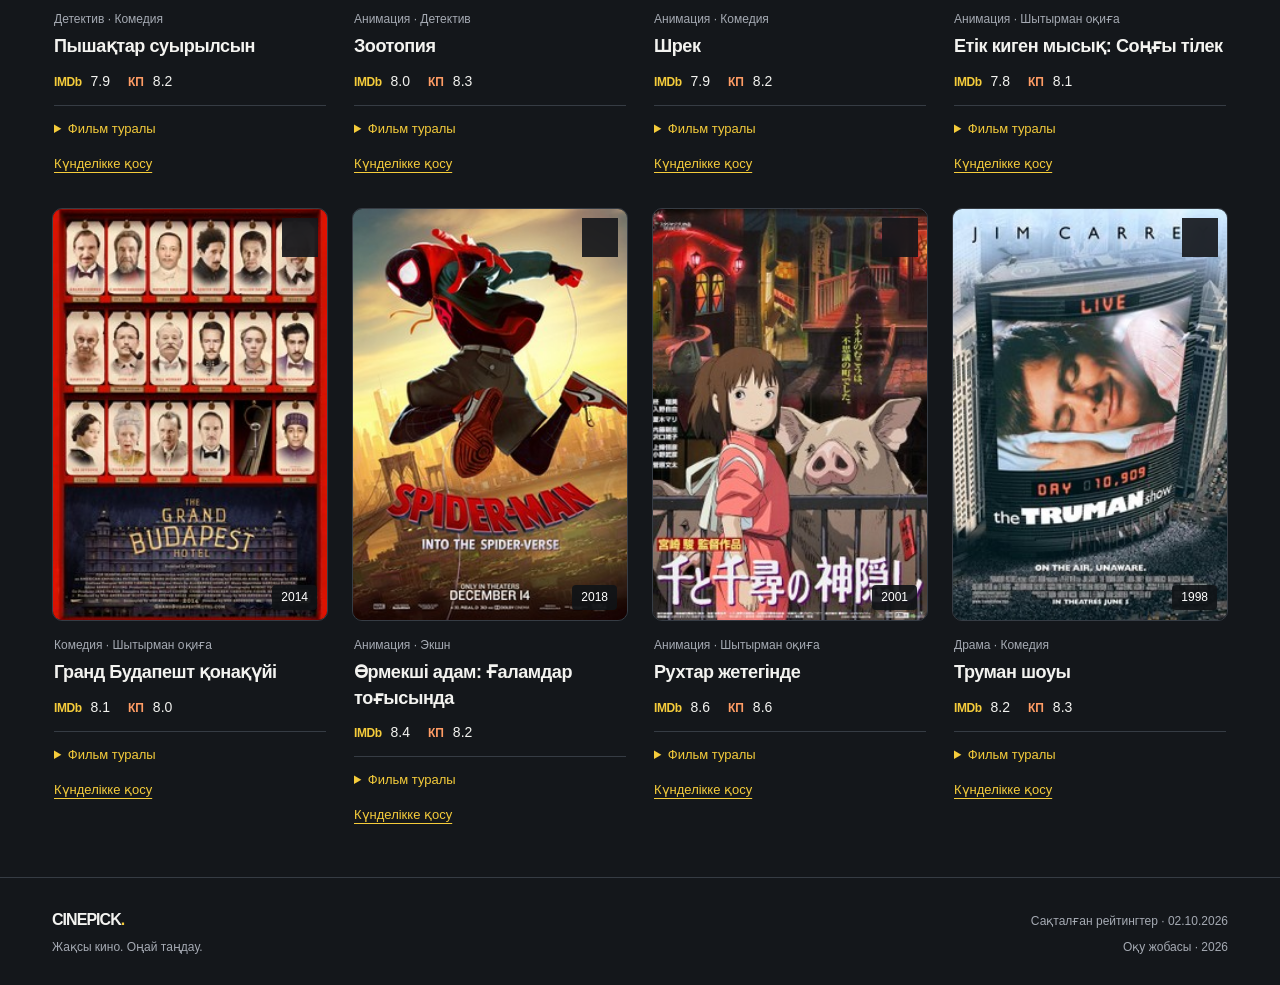
<file: movies.html>
<!DOCTYPE html>

<html data-bs-theme="dark" lang="kk">
<head>
<meta charset="utf-8"/>
<meta content="width=device-width, initial-scale=1.0" name="viewport"/>
<meta content="Жақсы фильм таңда. IMDb мен Кинопоиск бағаларын салыстыр. Келесі оқиғаңды осы жерден тап." name="description"/>
<title>Фильмдер — CinePick</title>
<link href="data:image/svg+xml,%3Csvg xmlns=%22http://www.w3.org/2000/svg%22 viewBox=%220 0 40 40%22%3E%3Crect width=%2240%22 height=%2240%22 rx=%228%22 fill=%22%23f5cc3b%22/%3E%3Cpath d=%22M27 11H13v18h14M18 16h9M18 24h9%22 fill=%22none%22 stroke=%22%2314171b%22 stroke-width=%224%22/%3E%3C/svg%3E" rel="icon" type="image/svg+xml"/>
<link href="movies.html" hreflang="kk" rel="alternate"/>
<link href="movies-en.html" hreflang="en" rel="alternate"/>
<link href="vendor/bootstrap.min.css" rel="stylesheet"/>
<link href="css/style.css" rel="stylesheet"/>
<link href="css/endterm.css" rel="stylesheet"/>
<link href="css/final.css" rel="stylesheet"/>
</head>
<body>
<a class="skip-link" href="#main">Мазмұнға өту</a>
<header class="site-header">
<nav aria-label="Негізгі мәзір" class="container nav-shell">
<a class="brand" href="index.html"><span aria-hidden="true" class="brand-symbol">C</span>CINEPICK<span class="brand-dot">.</span></a>
<ul class="nav-links" id="main-nav"><li><a href="index.html">Басты бет</a></li>
<li><a aria-current="page" href="movies.html">Фильмдер</a></li>
<li><a href="picks.html">Біздің таңдау</a></li>
<li><a href="ratings.html">Рейтингтер</a></li>
<li><a href="discover.html">Ghibli</a></li>
<li><a href="journal.html">Күнделік</a></li>
<li><a href="about.html">Біз туралы</a></li>
</ul>
<div class="nav-actions">
<button aria-label="Тақырыпты ауыстыру" aria-pressed="false" class="theme-toggle" type="button">☀</button>
<div aria-label="Тіл" class="language-switch"><a aria-current="true" href="movies.html" hreflang="kk" lang="kk">ҚАЗ</a><a href="movies-en.html" hreflang="en" lang="en">ENG</a></div>
<button aria-controls="main-nav" aria-expanded="false" aria-label="Мәзірді ашу" class="menu-toggle" type="button"><svg aria-hidden="true" fill="none" stroke="currentColor" stroke-width="1.7" viewbox="0 0 24 24"><path d="M4 6h16M4 12h16M4 18h16"></path></svg></button>
</div>
</nav>
</header>
<main class="container" id="main">
<section class="page-heading"><p class="eyebrow">CINEPICK / ФИЛЬМДЕР</p><h1>Келесі оқиғаңды тап.</h1><p>12 фильм. Көңіл күйіңе лайығын таңдап, кейін көруге сақта.</p></section>
<div aria-label="Топтаманы таңдау" class="catalog-tabs">
<button aria-pressed="true" class="catalog-tab is-active" id="tab-all" type="button">Барлық фильмдер <span>12</span></button>
<button aria-pressed="false" class="catalog-tab" id="tab-saved" type="button">Таңдаулылар <span data-favorite-count="">0</span></button>
</div>
<form class="catalog-controls" id="catalog-form" role="search">
<div class="search-field"><label class="form-label" for="movie-search">Фильмді іздеу</label><input autocomplete="off" class="form-control" id="movie-search" placeholder="Фильм немесе режиссер…" type="search"/></div>
<div><label class="form-label" for="movie-genre">Жанр</label><select class="form-select" id="movie-genre"><option value="all">Барлық жанрлар</option><option value="scifi">Ғылыми фантастика</option><option value="animation">Анимация</option><option value="drama">Драма</option><option value="comedy">Комедия</option><option value="action">Экшн</option><option value="mystery">Детектив</option><option value="adventure">Шытырман оқиға</option><option value="thriller">Триллер</option></select></div>
<div><label class="form-label" for="movie-rating">IMDb бағасы</label><select class="form-select" id="movie-rating"><option value="0">Кез келген</option><option value="8">8.0+</option><option value="8.5">8.5+</option><option value="9">9.0+</option></select></div>
<div><label class="form-label" for="movie-sort">Сұрыптау</label><select class="form-select" id="movie-sort"><option value="collection">Біздің ретіміз</option><option value="rating">IMDb: жоғарыдан</option><option value="newest">Жаңа фильмдер</option><option value="title">Атауы бойынша</option></select></div>
</form>
<div class="results-line"><p aria-live="polite" id="movie-count" role="status"></p><button class="text-link" id="reset-filters" type="button">Сүзгілерді тазарту</button></div>
<div class="movie-grid" id="movie-grid"></div>
<noscript><p>Фильмдер мен сүзгілерді қолдану үшін JavaScript-ті қосыңыз.</p></noscript>
</main>
<footer class="site-footer"><div class="container footer-inner"><div><a class="brand footer-brand" href="index.html">CINEPICK<span class="brand-dot">.</span></a><p>Жақсы кино. Оңай таңдау.</p></div><div class="footer-meta"><a href="about.html#sources">Сақталған рейтингтер · 02.10.2026</a><p>Оқу жобасы · 2026</p></div></div></footer>
<div aria-atomic="true" aria-live="polite" class="toast-area" role="status"></div>
<script defer="" src="vendor/jquery-3.7.1.min.js"></script>
<script defer="" src="vendor/bootstrap.bundle.min.js"></script>
<script defer="" src="js/data.js"></script>
<script defer="" src="js/app.js"></script>
<script defer="" src="js/movies.js"></script>
</body>
</html>
</file>
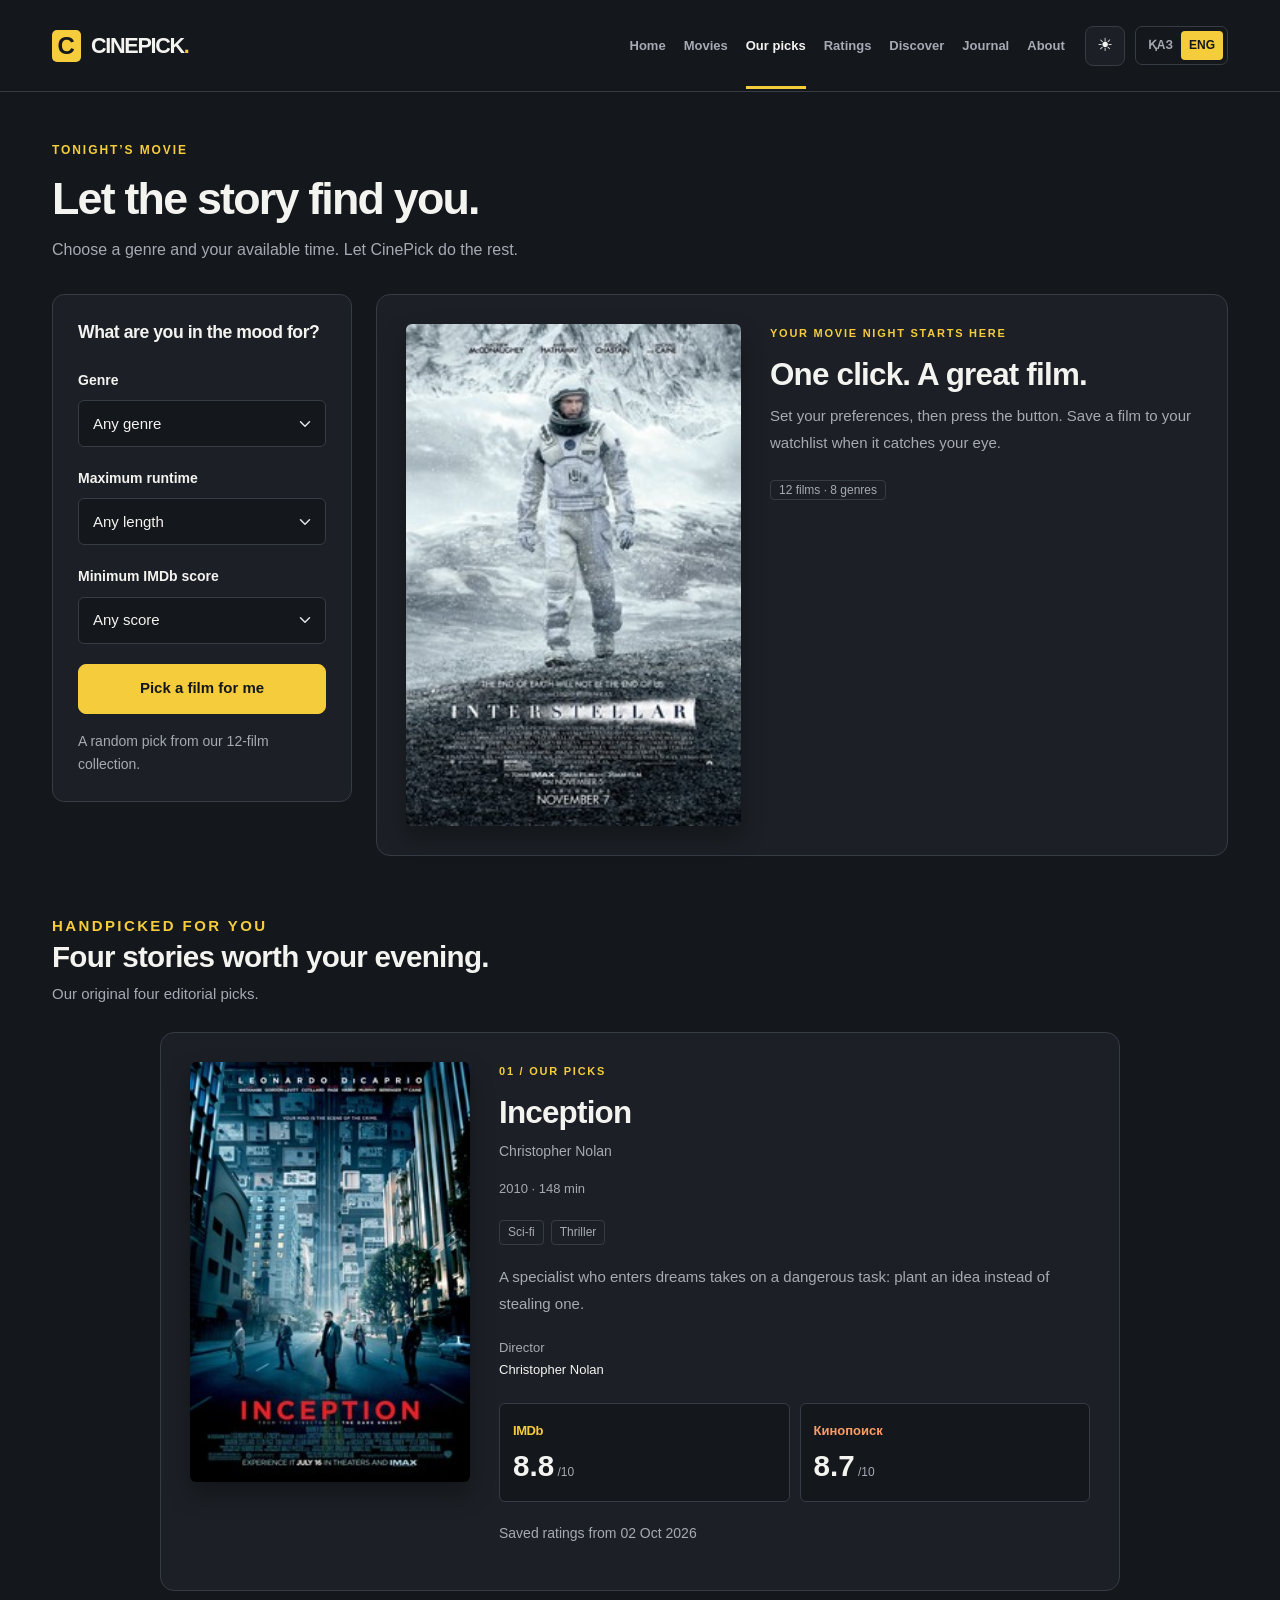
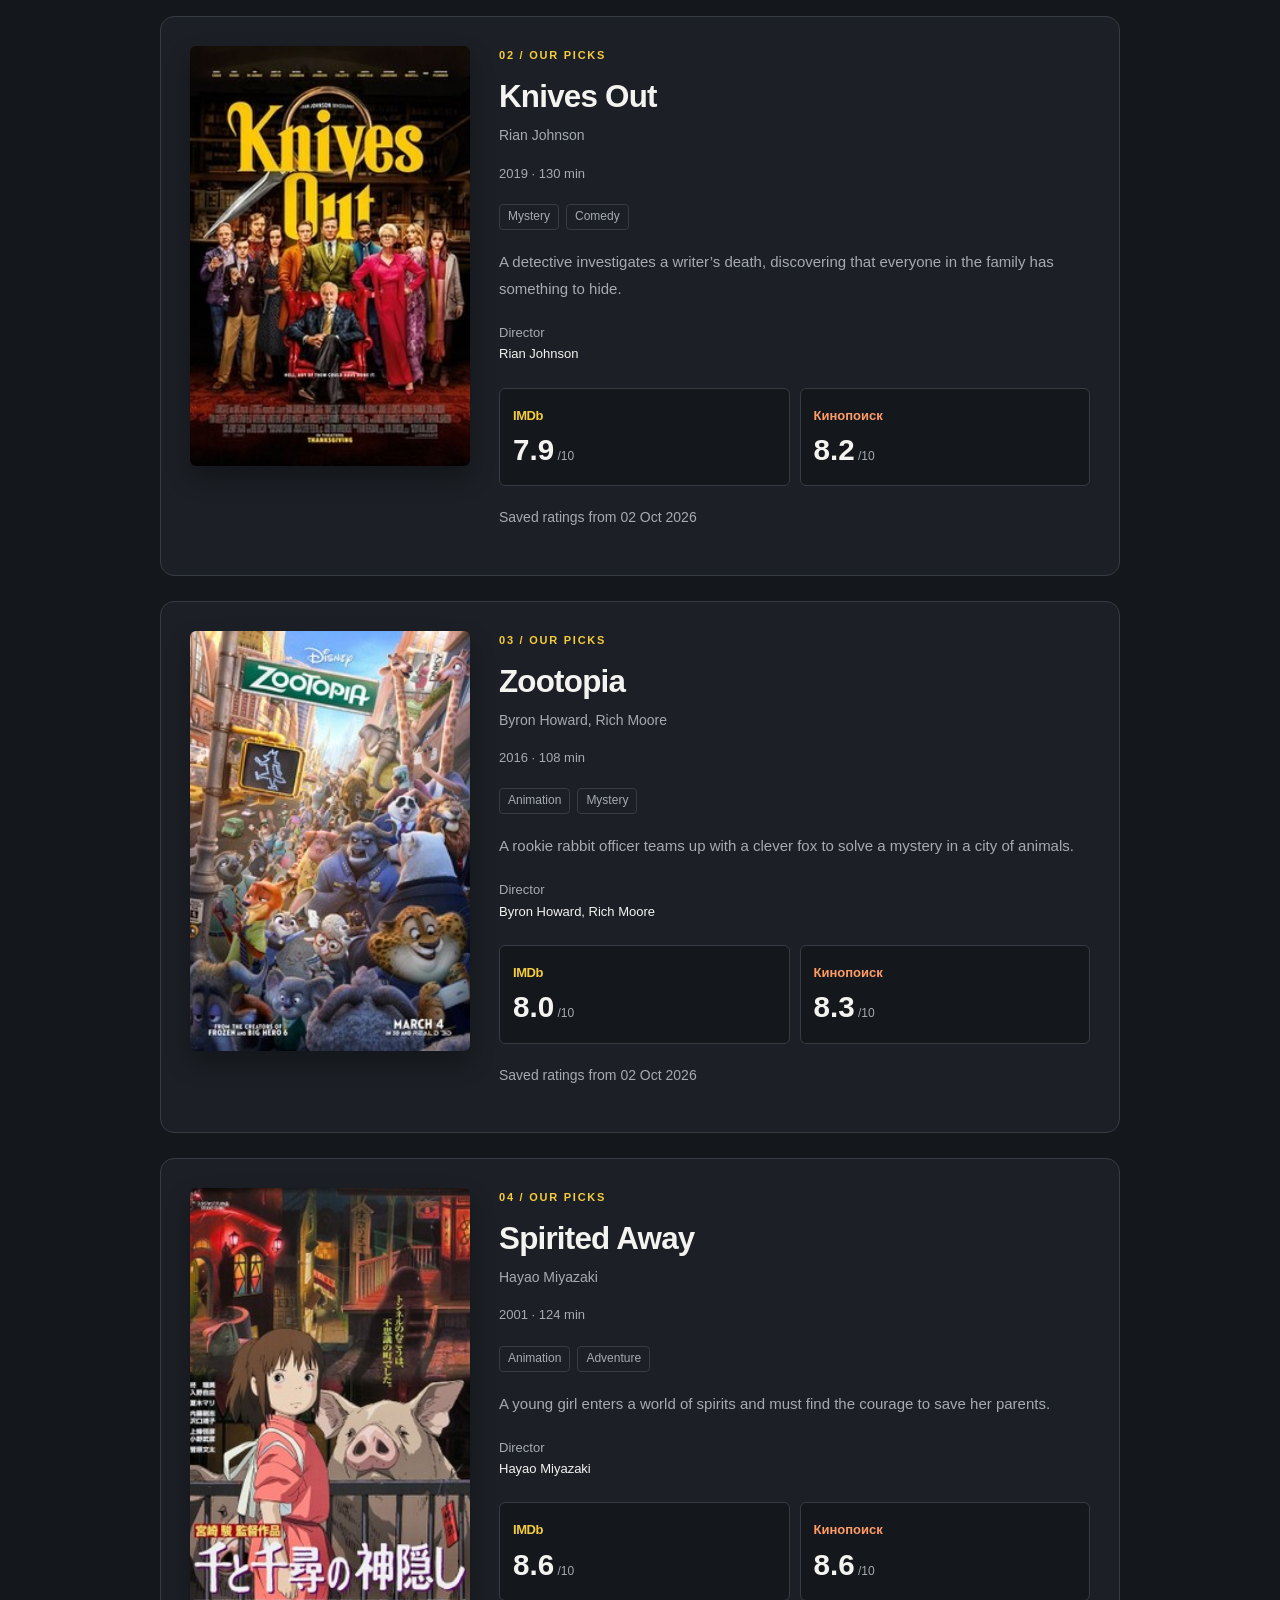
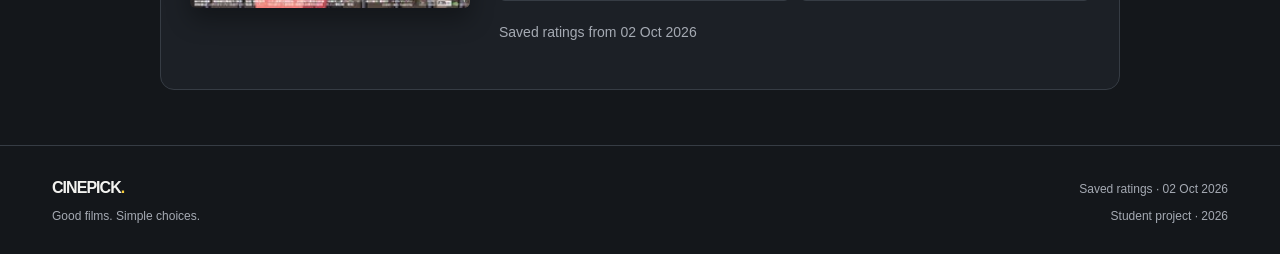
<file: picks-en.html>
<!DOCTYPE html>

<html data-bs-theme="dark" lang="en">
<head>
<meta charset="utf-8"/>
<meta content="width=device-width, initial-scale=1.0" name="viewport"/>
<meta content="Find a great film. Compare IMDb and Kinopoisk ratings. Discover your next story here." name="description"/>
<title>Our picks — CinePick</title>
<link href="data:image/svg+xml,%3Csvg xmlns=%22http://www.w3.org/2000/svg%22 viewBox=%220 0 40 40%22%3E%3Crect width=%2240%22 height=%2240%22 rx=%228%22 fill=%22%23f5cc3b%22/%3E%3Cpath d=%22M27 11H13v18h14M18 16h9M18 24h9%22 fill=%22none%22 stroke=%22%2314171b%22 stroke-width=%224%22/%3E%3C/svg%3E" rel="icon" type="image/svg+xml"/>
<link href="picks.html" hreflang="kk" rel="alternate"/>
<link href="picks-en.html" hreflang="en" rel="alternate"/>
<link href="vendor/bootstrap.min.css" rel="stylesheet"/>
<link href="css/style.css" rel="stylesheet"/>
<link href="css/endterm.css" rel="stylesheet"/>
<link href="css/final.css" rel="stylesheet"/>
</head>
<body>
<a class="skip-link" href="#main">Skip to content</a>
<header class="site-header">
<nav aria-label="Main navigation" class="container nav-shell">
<a class="brand" href="index-en.html"><span aria-hidden="true" class="brand-symbol">C</span>CINEPICK<span class="brand-dot">.</span></a>
<ul class="nav-links" id="main-nav"><li><a href="index-en.html">Home</a></li>
<li><a href="movies-en.html">Movies</a></li>
<li><a aria-current="page" href="picks-en.html">Our picks</a></li>
<li><a href="ratings-en.html">Ratings</a></li>
<li><a href="discover-en.html">Discover</a></li>
<li><a href="journal-en.html">Journal</a></li>
<li><a href="about-en.html">About</a></li>
</ul>
<div class="nav-actions">
<button aria-label="Switch theme" aria-pressed="false" class="theme-toggle" type="button">☀</button>
<div aria-label="Language" class="language-switch"><a href="picks.html" hreflang="kk" lang="kk">ҚАЗ</a><a aria-current="true" href="picks-en.html" hreflang="en" lang="en">ENG</a></div>
<button aria-controls="main-nav" aria-expanded="false" aria-label="Open navigation" class="menu-toggle" type="button"><svg aria-hidden="true" fill="none" stroke="currentColor" stroke-width="1.7" viewbox="0 0 24 24"><path d="M4 6h16M4 12h16M4 18h16"></path></svg></button>
</div>
</nav>
</header>
<main class="container" id="main">
<section class="page-heading"><p class="eyebrow">TONIGHT’S MOVIE</p><h1>Let the story find you.</h1><p>Choose a genre and your available time. Let CinePick do the rest.</p></section>
<div class="picker-layout">
<form class="filter-panel" id="picker-form">
<h2>What are you in the mood for?</h2>
<div class="picker-field"><label class="form-label" for="pick-genre">Genre</label><select class="form-select" id="pick-genre"><option value="all">Any genre</option><option value="scifi">Sci-fi</option><option value="animation">Animation</option><option value="drama">Drama</option><option value="comedy">Comedy</option><option value="action">Action</option><option value="mystery">Mystery</option><option value="adventure">Adventure</option><option value="thriller">Thriller</option></select></div>
<div class="picker-field"><label class="form-label" for="pick-runtime">Maximum runtime</label><select class="form-select" id="pick-runtime"><option value="999">Any length</option><option value="100">Up to 100 minutes</option><option value="120">Up to 120 minutes</option><option value="150">Up to 150 minutes</option></select></div>
<div class="picker-field"><label class="form-label" for="pick-rating">Minimum IMDb score</label><select class="form-select" id="pick-rating"><option value="0">Any score</option><option value="8">8.0+</option><option value="8.5">8.5+</option><option value="9">9.0+</option></select></div>
<button class="btn btn-accent w-100" type="submit">Pick a film for me </button>
<p class="footnote mt-3 mb-0">A random pick from our 12-film collection.</p>
</form>
<div aria-live="polite" id="picker-result"><div class="pick-result picker-welcome"><div class="result-poster"><img alt="Interstellar" height="600" src="assets/posters/tt0816692.jpg" width="400"/></div><div class="result-copy"><p class="eyebrow">YOUR MOVIE NIGHT STARTS HERE</p><h2>One click. A great film.</h2><p class="movie-plot">Set your preferences, then press the button. Save a film to your watchlist when it catches your eye.</p><span class="genre-tag">12 films · 8 genres</span></div></div></div>
</div>
<section class="section-heading"><div><p class="eyebrow">HANDPICKED FOR YOU</p><h2>Four stories worth your evening.</h2><p class="muted">Our original four editorial picks.</p></div></section>
<div class="static-picks"><article class="pick-result" id="pick-tt1375666">
<div class="result-poster"><img alt="Inception" height="600" loading="lazy" src="assets/posters/tt1375666.jpg" width="400"/></div>
<div class="result-copy"><p class="eyebrow">01 / Our picks</p><h2>Inception</h2>
<p class="original-title">Christopher Nolan</p>
<p class="movie-meta">2010 · 148 min</p><div class="genre-tags"><span class="genre-tag">Sci-fi</span><span class="genre-tag">Thriller</span></div>
<p class="movie-plot">A specialist who enters dreams takes on a dangerous task: plant an idea instead of stealing one.</p><p class="director-line">Director<strong>Christopher Nolan</strong></p>
<div class="score-grid"><a class="score-box" href="https://www.imdb.com/title/tt1375666/" rel="noopener noreferrer" target="_blank"><span class="imdb-word">IMDb</span><strong class="score-value">8.8<small> /10</small></strong></a><a class="score-box" href="https://www.kinopoisk.ru/film/447301/" rel="noopener noreferrer" target="_blank"><span class="kp-word">Кинопоиск</span><strong class="score-value">8.7<small> /10</small></strong></a></div>
<p class="footnote">Saved ratings from 02 Oct 2026</p>
</div>
</article><article class="pick-result" id="pick-tt8946378">
<div class="result-poster"><img alt="Knives Out" height="600" loading="lazy" src="assets/posters/tt8946378.jpg" width="400"/></div>
<div class="result-copy"><p class="eyebrow">02 / Our picks</p><h2>Knives Out</h2>
<p class="original-title">Rian Johnson</p>
<p class="movie-meta">2019 · 130 min</p><div class="genre-tags"><span class="genre-tag">Mystery</span><span class="genre-tag">Comedy</span></div><p class="movie-plot">A detective investigates a writer’s death, discovering that everyone in the family has something to hide.</p><p class="director-line">Director<strong>Rian Johnson</strong></p>
<div class="score-grid"><a class="score-box" href="https://www.imdb.com/title/tt8946378/" rel="noopener noreferrer" target="_blank"><span class="imdb-word">IMDb</span><strong class="score-value">7.9<small> /10</small></strong></a><a class="score-box" href="https://www.kinopoisk.ru/film/1188529/" rel="noopener noreferrer" target="_blank"><span class="kp-word">Кинопоиск</span><strong class="score-value">8.2<small> /10</small></strong></a></div>
<p class="footnote">Saved ratings from 02 Oct 2026</p>
</div>
</article><article class="pick-result" id="pick-tt2948356">
<div class="result-poster"><img alt="Zootopia" height="600" loading="lazy" src="assets/posters/tt2948356.jpg" width="400"/></div>
<div class="result-copy"><p class="eyebrow">03 / Our picks</p><h2>Zootopia</h2>
<p class="original-title">Byron Howard, Rich Moore</p>
<p class="movie-meta">2016 · 108 min</p><div class="genre-tags"><span class="genre-tag">Animation</span><span class="genre-tag">Mystery</span></div>
<p class="movie-plot">A rookie rabbit officer teams up with a clever fox to solve a mystery in a city of animals.</p><p class="director-line">Director<strong>Byron Howard, Rich Moore</strong></p>
<div class="score-grid"><a class="score-box" href="https://www.imdb.com/title/tt2948356/" rel="noopener noreferrer" target="_blank"><span class="imdb-word">IMDb</span><strong class="score-value">8.0<small> /10</small></strong></a><a class="score-box" href="https://www.kinopoisk.ru/film/775276/" rel="noopener noreferrer" target="_blank"><span class="kp-word">Кинопоиск</span><strong class="score-value">8.3<small> /10</small></strong></a></div>
<p class="footnote">Saved ratings from 02 Oct 2026</p>
</div>
</article><article class="pick-result" id="pick-tt0245429">
<div class="result-poster"><img alt="Spirited Away" height="600" loading="lazy" src="assets/posters/tt0245429.jpg" width="400"/></div>
<div class="result-copy"><p class="eyebrow">04 / Our picks</p><h2>Spirited Away</h2>
<p class="original-title">Hayao Miyazaki</p>
<p class="movie-meta">2001 · 124 min</p><div class="genre-tags"><span class="genre-tag">Animation</span><span class="genre-tag">Adventure</span></div>
<p class="movie-plot">A young girl enters a world of spirits and must find the courage to save her parents.</p><p class="director-line">Director<strong>Hayao Miyazaki</strong></p>
<div class="score-grid"><a class="score-box" href="https://www.imdb.com/title/tt0245429/" rel="noopener noreferrer" target="_blank"><span class="imdb-word">IMDb</span><strong class="score-value">8.6<small> /10</small></strong></a><a class="score-box" href="https://www.kinopoisk.ru/film/370/" rel="noopener noreferrer" target="_blank"><span class="kp-word">Кинопоиск</span><strong class="score-value">8.6<small> /10</small></strong></a></div>
<p class="footnote">Saved ratings from 02 Oct 2026</p>
</div>
</article></div>
</main>
<footer class="site-footer"><div class="container footer-inner"><div><a class="brand footer-brand" href="index-en.html">CINEPICK<span class="brand-dot">.</span></a><p>Good films. Simple choices.</p></div><div class="footer-meta"><a href="about-en.html#sources">Saved ratings · 02 Oct 2026</a><p>Student project · 2026</p></div></div></footer>
<div aria-atomic="true" aria-live="polite" class="toast-area" role="status"></div>
<script defer="" src="vendor/jquery-3.7.1.min.js"></script>
<script defer="" src="vendor/bootstrap.bundle.min.js"></script>
<script defer="" src="js/data.js"></script>
<script defer="" src="js/app.js"></script>
<script defer="" src="js/picks.js"></script>
</body>
</html>
</file>
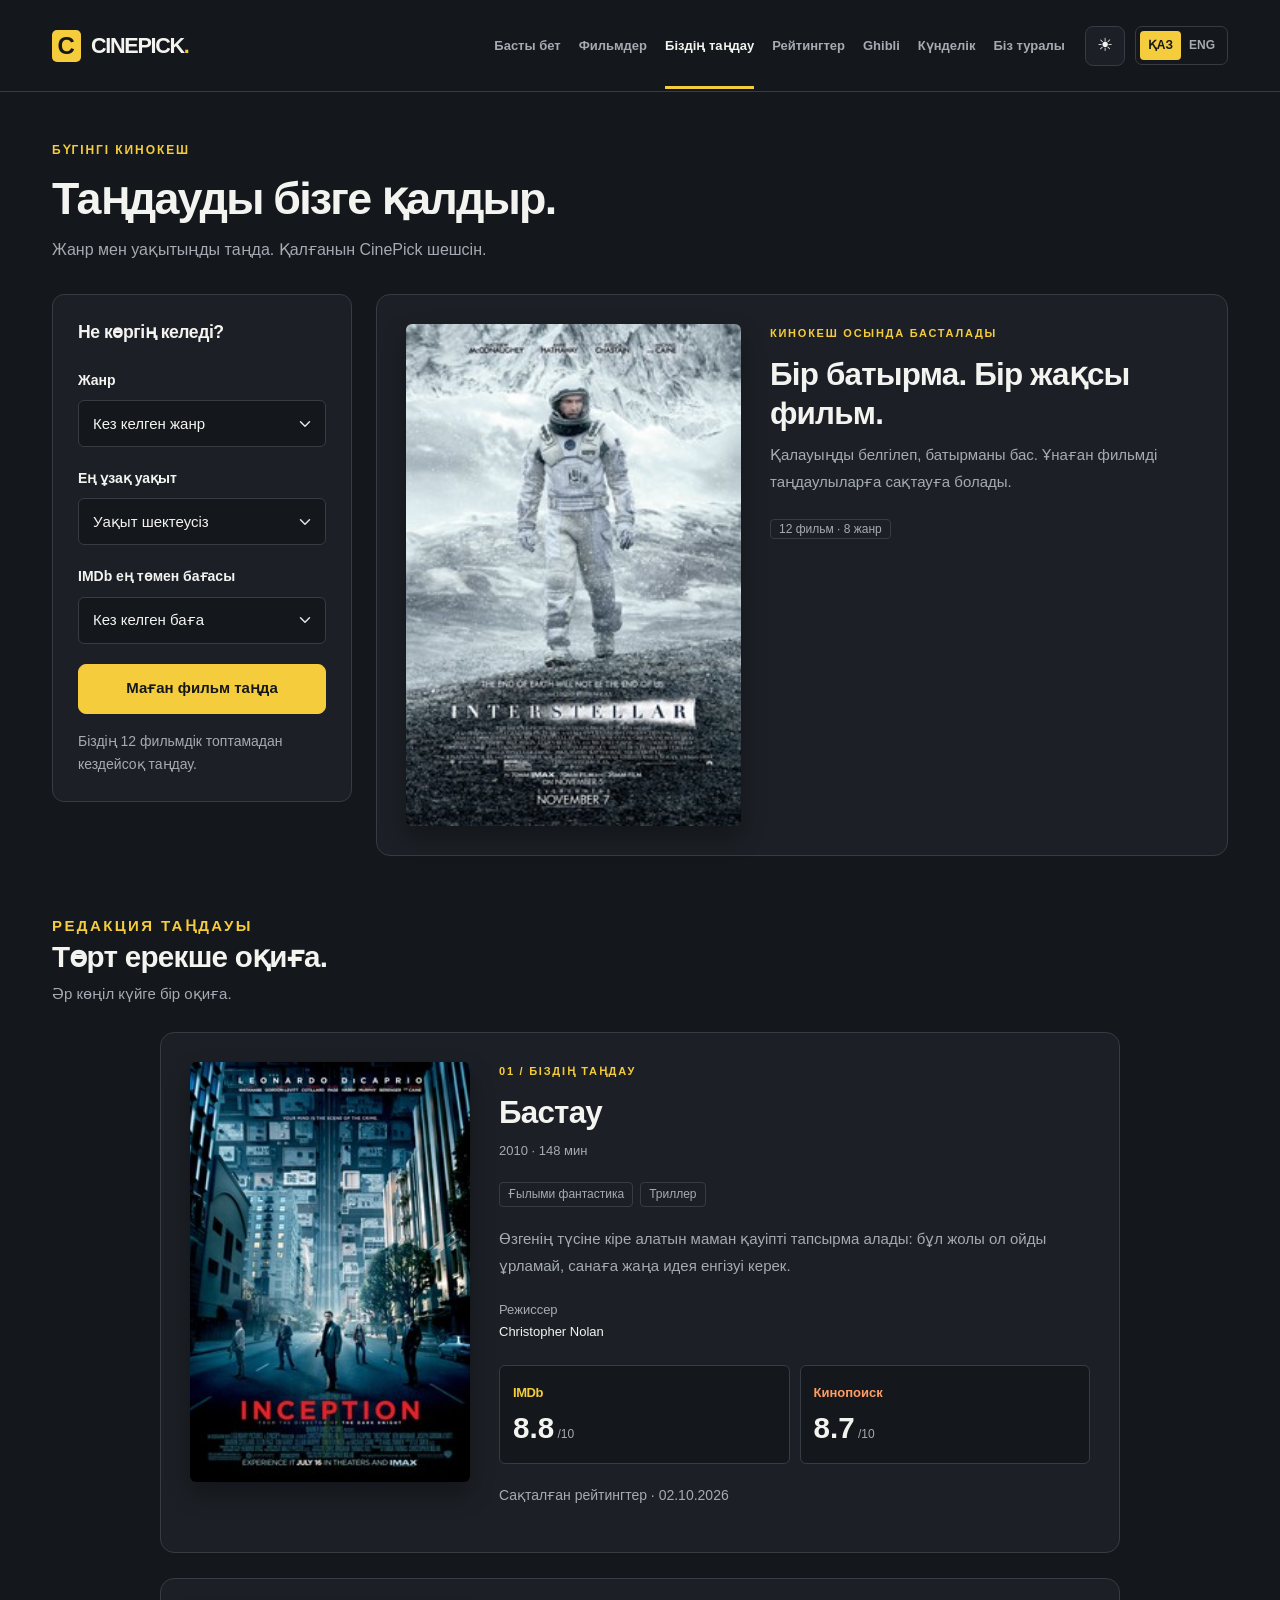
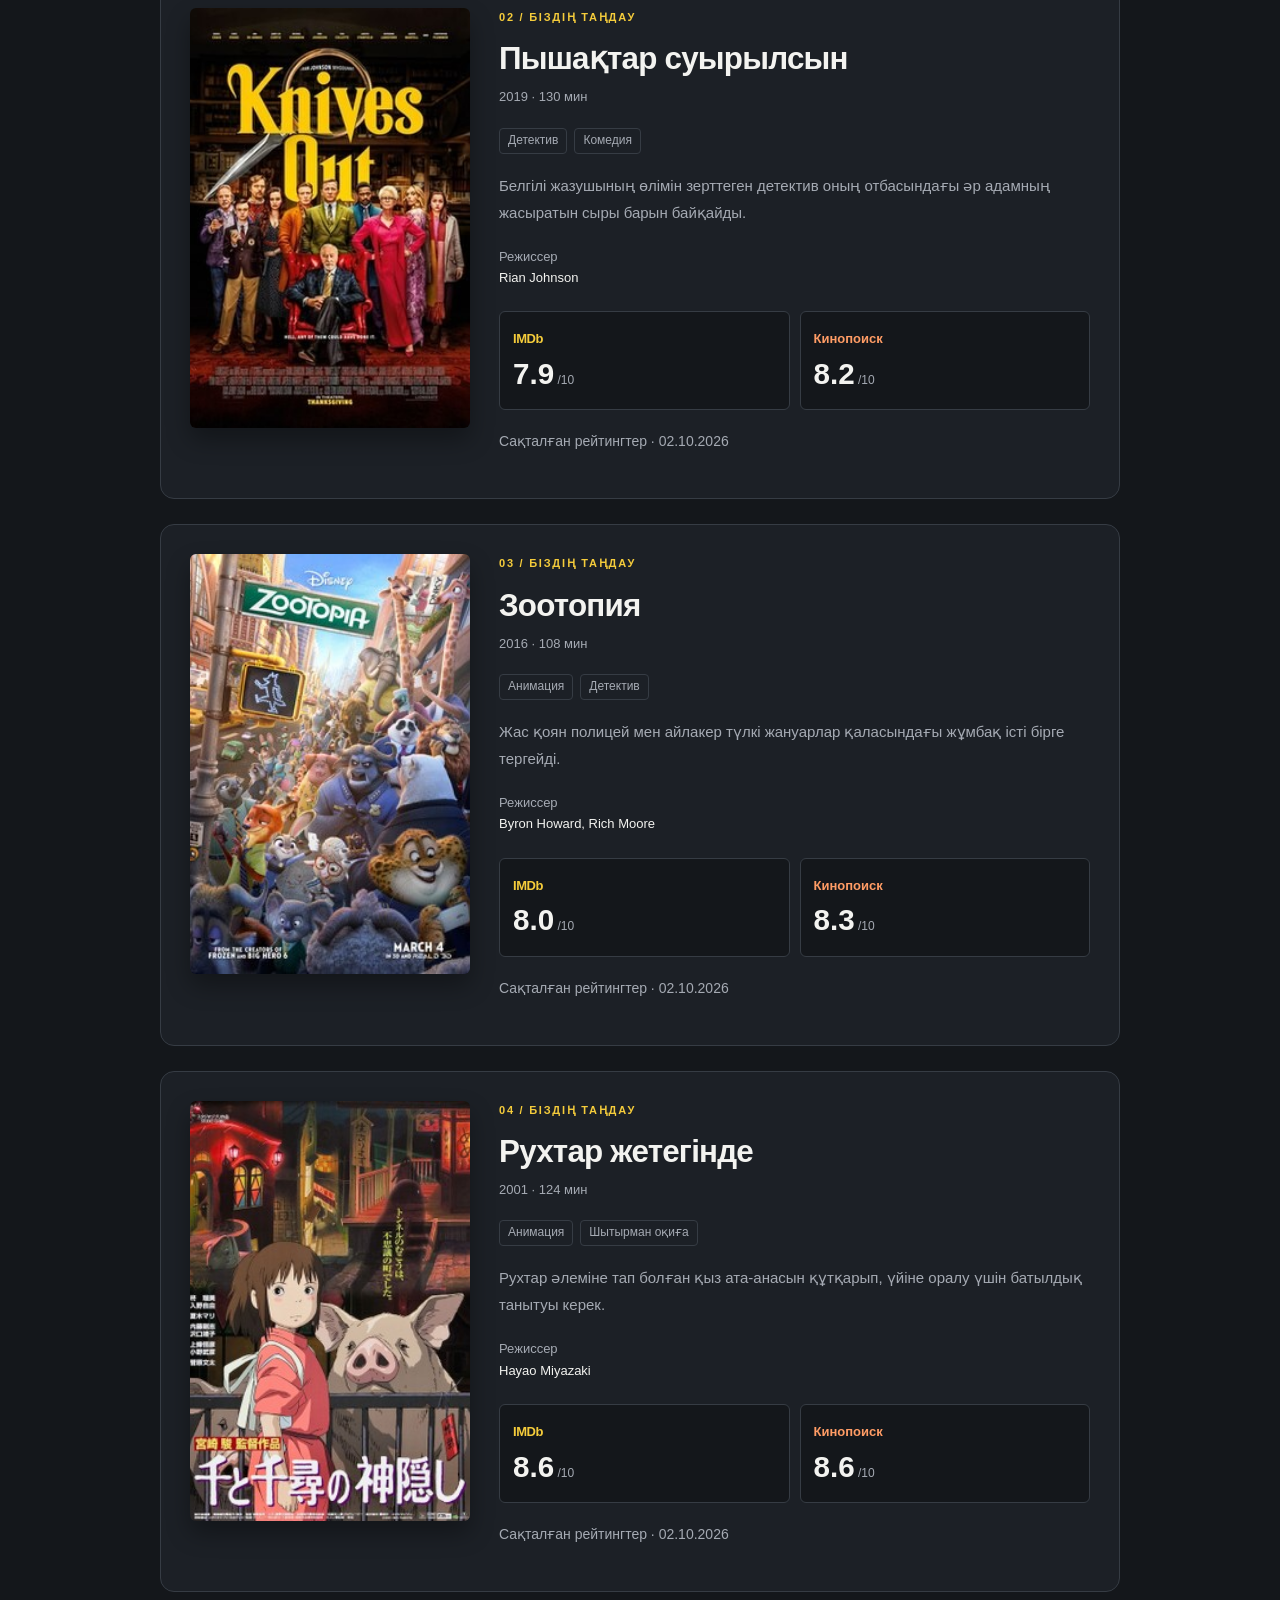
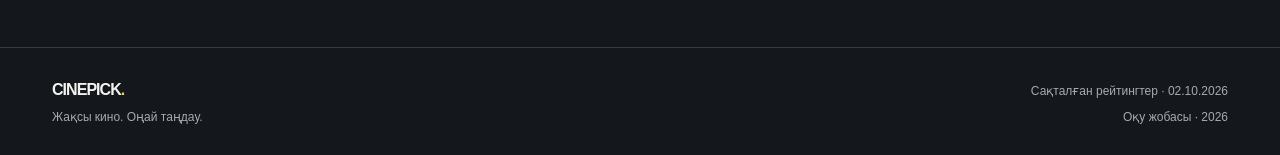
<file: picks.html>
<!DOCTYPE html>

<html data-bs-theme="dark" lang="kk">
<head>
<meta charset="utf-8"/>
<meta content="width=device-width, initial-scale=1.0" name="viewport"/>
<meta content="Жақсы фильм таңда. IMDb мен Кинопоиск бағаларын салыстыр. Келесі оқиғаңды осы жерден тап." name="description"/>
<title>Біздің таңдау — CinePick</title>
<link href="data:image/svg+xml,%3Csvg xmlns=%22http://www.w3.org/2000/svg%22 viewBox=%220 0 40 40%22%3E%3Crect width=%2240%22 height=%2240%22 rx=%228%22 fill=%22%23f5cc3b%22/%3E%3Cpath d=%22M27 11H13v18h14M18 16h9M18 24h9%22 fill=%22none%22 stroke=%22%2314171b%22 stroke-width=%224%22/%3E%3C/svg%3E" rel="icon" type="image/svg+xml"/>
<link href="picks.html" hreflang="kk" rel="alternate"/>
<link href="picks-en.html" hreflang="en" rel="alternate"/>
<link href="vendor/bootstrap.min.css" rel="stylesheet"/>
<link href="css/style.css" rel="stylesheet"/>
<link href="css/endterm.css" rel="stylesheet"/>
<link href="css/final.css" rel="stylesheet"/>
</head>
<body>
<a class="skip-link" href="#main">Мазмұнға өту</a>
<header class="site-header">
<nav aria-label="Негізгі мәзір" class="container nav-shell">
<a class="brand" href="index.html"><span aria-hidden="true" class="brand-symbol">C</span>CINEPICK<span class="brand-dot">.</span></a>
<ul class="nav-links" id="main-nav"><li><a href="index.html">Басты бет</a></li>
<li><a href="movies.html">Фильмдер</a></li>
<li><a aria-current="page" href="picks.html">Біздің таңдау</a></li>
<li><a href="ratings.html">Рейтингтер</a></li>
<li><a href="discover.html">Ghibli</a></li>
<li><a href="journal.html">Күнделік</a></li>
<li><a href="about.html">Біз туралы</a></li>
</ul>
<div class="nav-actions">
<button aria-label="Тақырыпты ауыстыру" aria-pressed="false" class="theme-toggle" type="button">☀</button>
<div aria-label="Тіл" class="language-switch"><a aria-current="true" href="picks.html" hreflang="kk" lang="kk">ҚАЗ</a><a href="picks-en.html" hreflang="en" lang="en">ENG</a></div>
<button aria-controls="main-nav" aria-expanded="false" aria-label="Мәзірді ашу" class="menu-toggle" type="button"><svg aria-hidden="true" fill="none" stroke="currentColor" stroke-width="1.7" viewbox="0 0 24 24"><path d="M4 6h16M4 12h16M4 18h16"></path></svg></button>
</div>
</nav>
</header>
<main class="container" id="main">
<section class="page-heading"><p class="eyebrow">БҮГІНГІ КИНОКЕШ</p><h1>Таңдауды бізге қалдыр.</h1><p>Жанр мен уақытыңды таңда. Қалғанын CinePick шешсін.</p></section>
<div class="picker-layout">
<form class="filter-panel" id="picker-form">
<h2>Не көргің келеді?</h2>
<div class="picker-field"><label class="form-label" for="pick-genre">Жанр</label><select class="form-select" id="pick-genre"><option value="all">Кез келген жанр</option><option value="scifi">Ғылыми фантастика</option><option value="animation">Анимация</option><option value="drama">Драма</option><option value="comedy">Комедия</option><option value="action">Экшн</option><option value="mystery">Детектив</option><option value="adventure">Шытырман оқиға</option><option value="thriller">Триллер</option></select></div>
<div class="picker-field"><label class="form-label" for="pick-runtime">Ең ұзақ уақыт</label><select class="form-select" id="pick-runtime"><option value="999">Уақыт шектеусіз</option><option value="100">100 минутқа дейін</option><option value="120">120 минутқа дейін</option><option value="150">150 минутқа дейін</option></select></div>
<div class="picker-field"><label class="form-label" for="pick-rating">IMDb ең төмен бағасы</label><select class="form-select" id="pick-rating"><option value="0">Кез келген баға</option><option value="8">8.0+</option><option value="8.5">8.5+</option><option value="9">9.0+</option></select></div>
<button class="btn btn-accent w-100" type="submit">Маған фильм таңда </button>
<p class="footnote mt-3 mb-0">Біздің 12 фильмдік топтамадан кездейсоқ таңдау.</p>
</form>
<div aria-live="polite" id="picker-result"><div class="pick-result picker-welcome"><div class="result-poster"><img alt="Интерстеллар" height="600" src="assets/posters/tt0816692.jpg" width="400"/></div><div class="result-copy"><p class="eyebrow">КИНОКЕШ ОСЫНДА БАСТАЛАДЫ</p><h2>Бір батырма. Бір жақсы фильм.</h2><p class="movie-plot">Қалауыңды белгілеп, батырманы бас. Ұнаған фильмді таңдаулыларға сақтауға болады.</p><span class="genre-tag">12 фильм · 8 жанр</span></div></div></div>
</div>
<section class="section-heading"><div><p class="eyebrow">РЕДАКЦИЯ ТАҢДАУЫ</p><h2>Төрт ерекше оқиға.</h2><p class="muted">Әр көңіл күйге бір оқиға.</p></div></section>
<div class="static-picks"><article class="pick-result" id="pick-tt1375666"><div class="result-poster"><img alt="Бастау" height="600" loading="lazy" src="assets/posters/tt1375666.jpg" width="400"/></div><div class="result-copy"><p class="eyebrow">01 / Біздің таңдау</p><h2>Бастау</h2><p class="movie-meta">2010 · 148 мин</p><div class="genre-tags"><span class="genre-tag">Ғылыми фантастика</span><span class="genre-tag">Триллер</span></div><p class="movie-plot">Өзгенің түсіне кіре алатын маман қауіпті тапсырма алады: бұл жолы ол ойды ұрламай, санаға жаңа идея енгізуі керек.</p><p class="director-line">Режиссер<strong>Christopher Nolan</strong></p><div class="score-grid"><a class="score-box" href="https://www.imdb.com/title/tt1375666/" rel="noopener noreferrer" target="_blank"><span class="imdb-word">IMDb</span><strong class="score-value">8.8<small> /10</small></strong></a><a class="score-box" href="https://www.kinopoisk.ru/film/447301/" rel="noopener noreferrer" target="_blank"><span class="kp-word">Кинопоиск</span><strong class="score-value">8.7<small> /10</small></strong></a></div><p class="footnote">Сақталған рейтингтер · 02.10.2026</p></div></article><article class="pick-result" id="pick-tt8946378"><div class="result-poster"><img alt="Пышақтар суырылсын" height="600" loading="lazy" src="assets/posters/tt8946378.jpg" width="400"/></div><div class="result-copy"><p class="eyebrow">02 / Біздің таңдау</p><h2>Пышақтар суырылсын</h2><p class="movie-meta">2019 · 130 мин</p><div class="genre-tags"><span class="genre-tag">Детектив</span><span class="genre-tag">Комедия</span></div><p class="movie-plot">Белгілі жазушының өлімін зерттеген детектив оның отбасындағы әр адамның жасыратын сыры барын байқайды.</p><p class="director-line">Режиссер<strong>Rian Johnson</strong></p><div class="score-grid"><a class="score-box" href="https://www.imdb.com/title/tt8946378/" rel="noopener noreferrer" target="_blank"><span class="imdb-word">IMDb</span><strong class="score-value">7.9<small> /10</small></strong></a><a class="score-box" href="https://www.kinopoisk.ru/film/1188529/" rel="noopener noreferrer" target="_blank"><span class="kp-word">Кинопоиск</span><strong class="score-value">8.2<small> /10</small></strong></a></div><p class="footnote">Сақталған рейтингтер · 02.10.2026</p></div></article><article class="pick-result" id="pick-tt2948356"><div class="result-poster"><img alt="Зоотопия" height="600" loading="lazy" src="assets/posters/tt2948356.jpg" width="400"/></div><div class="result-copy"><p class="eyebrow">03 / Біздің таңдау</p><h2>Зоотопия</h2><p class="movie-meta">2016 · 108 мин</p><div class="genre-tags"><span class="genre-tag">Анимация</span><span class="genre-tag">Детектив</span></div><p class="movie-plot">Жас қоян полицей мен айлакер түлкі жануарлар қаласындағы жұмбақ істі бірге тергейді.</p><p class="director-line">Режиссер<strong>Byron Howard, Rich Moore</strong></p><div class="score-grid"><a class="score-box" href="https://www.imdb.com/title/tt2948356/" rel="noopener noreferrer" target="_blank"><span class="imdb-word">IMDb</span><strong class="score-value">8.0<small> /10</small></strong></a><a class="score-box" href="https://www.kinopoisk.ru/film/775276/" rel="noopener noreferrer" target="_blank"><span class="kp-word">Кинопоиск</span><strong class="score-value">8.3<small> /10</small></strong></a></div><p class="footnote">Сақталған рейтингтер · 02.10.2026</p></div></article><article class="pick-result" id="pick-tt0245429"><div class="result-poster"><img alt="Рухтар жетегінде" height="600" loading="lazy" src="assets/posters/tt0245429.jpg" width="400"/></div><div class="result-copy"><p class="eyebrow">04 / Біздің таңдау</p><h2>Рухтар жетегінде</h2><p class="movie-meta">2001 · 124 мин</p><div class="genre-tags"><span class="genre-tag">Анимация</span><span class="genre-tag">Шытырман оқиға</span></div><p class="movie-plot">Рухтар әлеміне тап болған қыз ата-анасын құтқарып, үйіне оралу үшін батылдық танытуы керек.</p><p class="director-line">Режиссер<strong>Hayao Miyazaki</strong></p><div class="score-grid"><a class="score-box" href="https://www.imdb.com/title/tt0245429/" rel="noopener noreferrer" target="_blank"><span class="imdb-word">IMDb</span><strong class="score-value">8.6<small> /10</small></strong></a><a class="score-box" href="https://www.kinopoisk.ru/film/370/" rel="noopener noreferrer" target="_blank"><span class="kp-word">Кинопоиск</span><strong class="score-value">8.6<small> /10</small></strong></a></div><p class="footnote">Сақталған рейтингтер · 02.10.2026</p></div></article></div>
</main>
<footer class="site-footer">
<div class="container footer-inner">
<div>
<a class="brand footer-brand" href="index.html">
                    CINEPICK
                    <span class="brand-dot">.</span>
</a>
<p>
                    Жақсы кино. Оңай таңдау.
                </p>
</div>
<div class="footer-meta">
<a href="about.html#sources">
                    Сақталған рейтингтер · 02.10.2026
                </a>
<p>
                    Оқу жобасы · 2026
                </p>
</div>
</div>
</footer>
<div aria-atomic="true" aria-live="polite" class="toast-area" role="status"></div>
<script defer="" src="vendor/jquery-3.7.1.min.js"></script>
<script defer="" src="vendor/bootstrap.bundle.min.js"></script>
<script defer="" src="js/data.js"></script>
<script defer="" src="js/app.js"></script>
<script defer="" src="js/picks.js"></script>
</body>
</html>
</file>
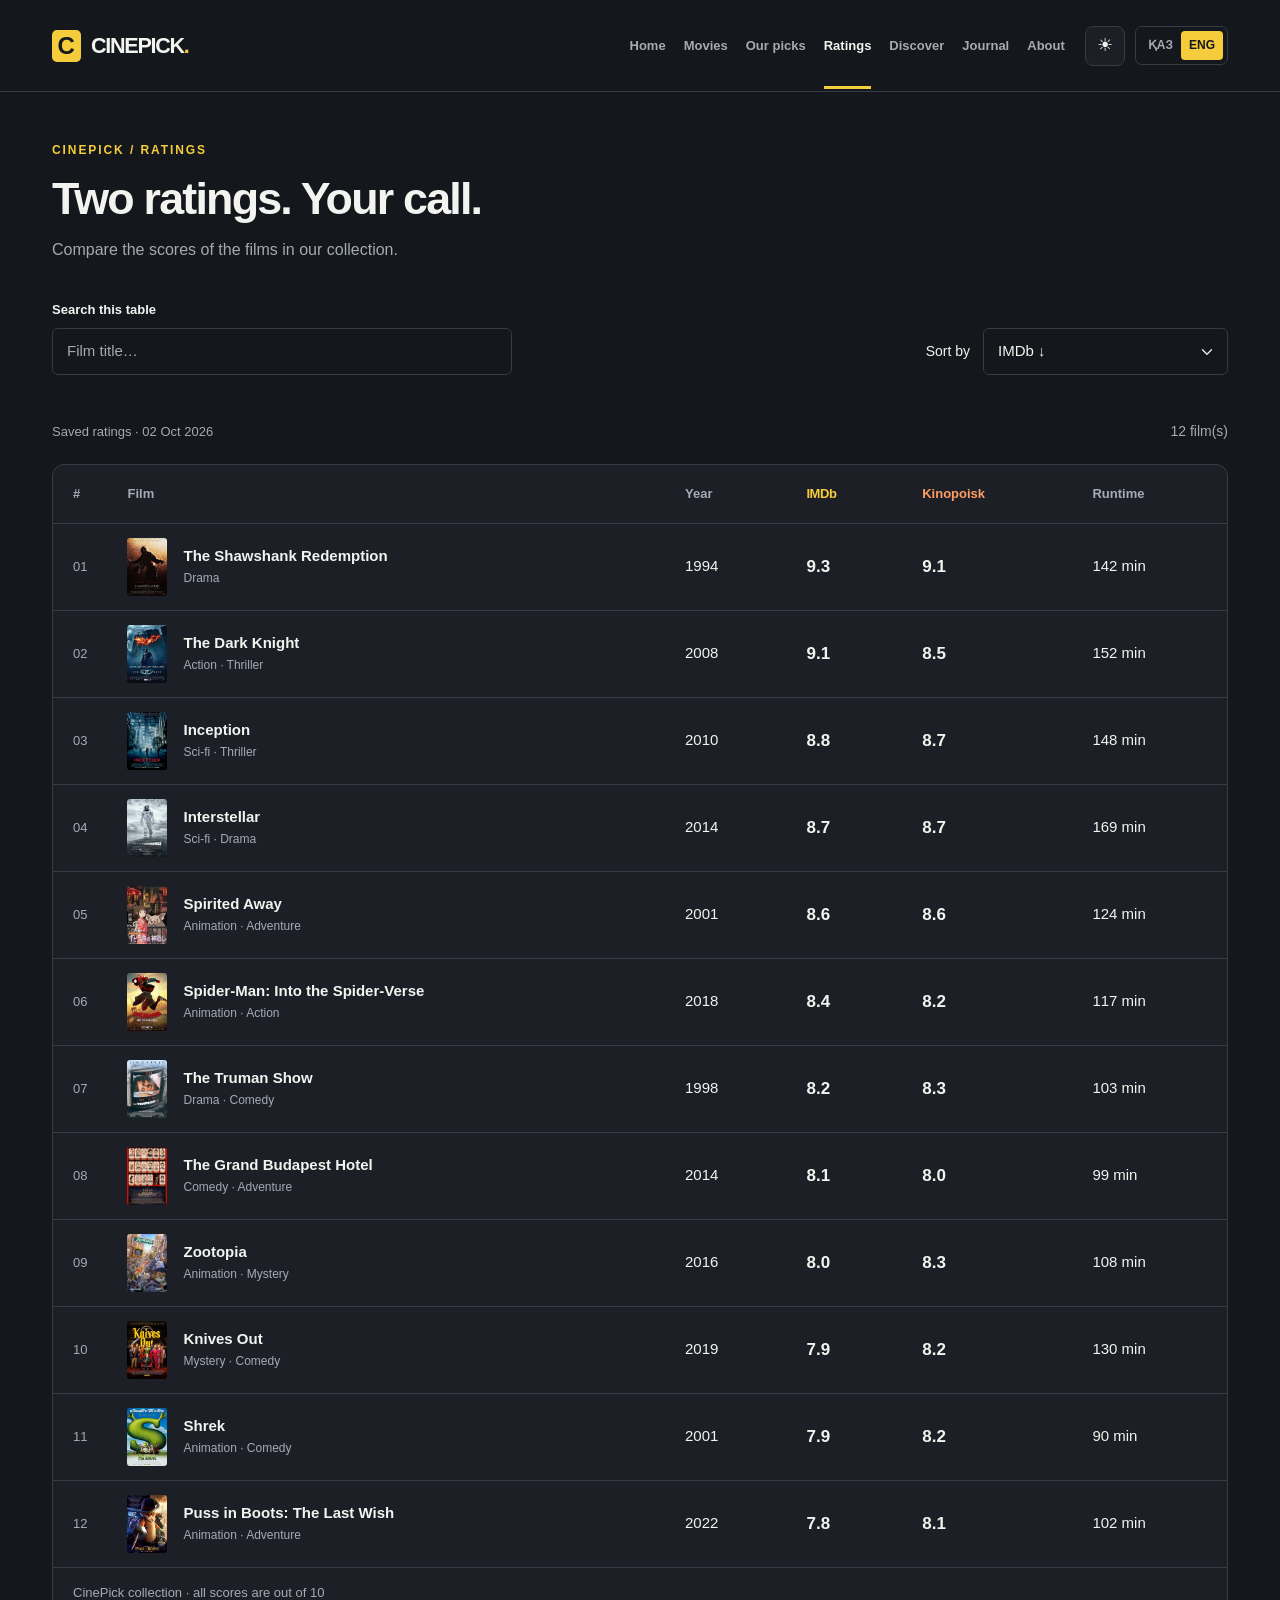
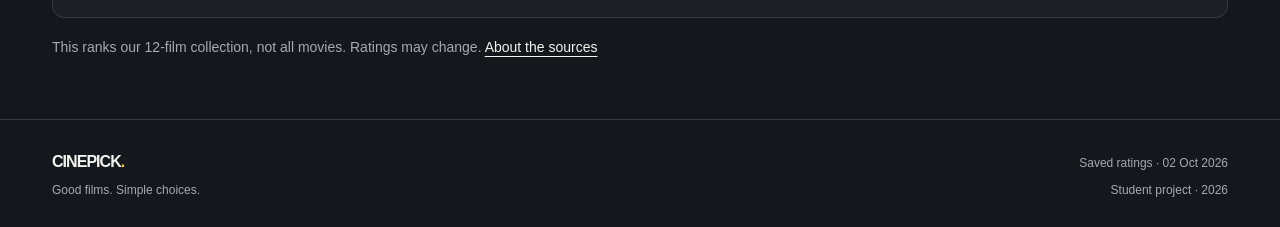
<file: ratings-en.html>
<!DOCTYPE html>

<html data-bs-theme="dark" lang="en">
<head>
<meta charset="utf-8"/>
<meta content="width=device-width, initial-scale=1.0" name="viewport"/>
<meta content="Find a great film. Compare IMDb and Kinopoisk ratings. Discover your next story here." name="description"/>
<title>Ratings — CinePick</title>
<link href="data:image/svg+xml,%3Csvg xmlns=%22http://www.w3.org/2000/svg%22 viewBox=%220 0 40 40%22%3E%3Crect width=%2240%22 height=%2240%22 rx=%228%22 fill=%22%23f5cc3b%22/%3E%3Cpath d=%22M27 11H13v18h14M18 16h9M18 24h9%22 fill=%22none%22 stroke=%22%2314171b%22 stroke-width=%224%22/%3E%3C/svg%3E" rel="icon" type="image/svg+xml"/>
<link href="ratings.html" hreflang="kk" rel="alternate"/>
<link href="ratings-en.html" hreflang="en" rel="alternate"/>
<link href="vendor/bootstrap.min.css" rel="stylesheet"/>
<link href="css/style.css" rel="stylesheet"/>
<link href="css/endterm.css" rel="stylesheet"/>
<link href="css/final.css" rel="stylesheet"/>
</head>
<body>
<a class="skip-link" href="#main">Skip to content</a>
<header class="site-header">
<nav aria-label="Main navigation" class="container nav-shell">
<a class="brand" href="index-en.html"><span aria-hidden="true" class="brand-symbol">C</span>CINEPICK<span class="brand-dot">.</span></a>
<ul class="nav-links" id="main-nav"><li><a href="index-en.html">Home</a></li>
<li><a href="movies-en.html">Movies</a></li>
<li><a href="picks-en.html">Our picks</a></li>
<li><a aria-current="page" href="ratings-en.html">Ratings</a></li>
<li><a href="discover-en.html">Discover</a></li>
<li><a href="journal-en.html">Journal</a></li>
<li><a href="about-en.html">About</a></li>
</ul>
<div class="nav-actions">
<button aria-label="Switch theme" aria-pressed="false" class="theme-toggle" type="button">☀</button>
<div aria-label="Language" class="language-switch"><a href="ratings.html" hreflang="kk" lang="kk">ҚАЗ</a><a aria-current="true" href="ratings-en.html" hreflang="en" lang="en">ENG</a></div>
<button aria-controls="main-nav" aria-expanded="false" aria-label="Open navigation" class="menu-toggle" type="button"><svg aria-hidden="true" fill="none" stroke="currentColor" stroke-width="1.7" viewbox="0 0 24 24"><path d="M4 6h16M4 12h16M4 18h16"></path></svg></button>
</div>
</nav>
</header>
<main class="container" id="main">
<section class="page-heading"><p class="eyebrow">CINEPICK / RATINGS</p><h1>Two ratings. Your call.</h1><p>Compare the scores of the films in our collection.</p></section>
<div class="ratings-top">
<div class="ratings-search"><label class="form-label" for="rating-search">Search this table</label><input class="form-control" id="rating-search" placeholder="Film title…" type="search"/></div>
<div class="sort-control"><label for="rating-sort">Sort by</label><select class="form-select" id="rating-sort"><option value="imdb">IMDb ↓</option><option value="kp">Kinopoisk ↓</option><option value="year">Year: newest first</option><option value="runtime">Runtime: shortest first</option><option value="title">Title A–Z</option></select></div>
</div>
<div class="results-line"><p class="snapshot-note">Saved ratings · 02 Oct 2026</p><p aria-live="polite" id="rating-count" role="status"></p></div>
<div class="table-responsive rating-table-wrap"><table class="table rating-table"><caption>CinePick collection · all scores are out of 10</caption><thead><tr><th scope="col">#</th><th scope="col">Film</th><th scope="col">Year</th><th scope="col"><span class="imdb-word">IMDb</span></th><th scope="col"><span class="kp-word">Kinopoisk</span></th><th scope="col">Runtime</th></tr></thead><tbody id="rating-rows"></tbody></table></div>
<p class="footnote">This ranks our 12-film collection, not all movies. Ratings may change. <a href="about-en.html#sources">About the sources</a></p>
</main>
<footer class="site-footer"><div class="container footer-inner"><div><a class="brand footer-brand" href="index-en.html">CINEPICK<span class="brand-dot">.</span></a><p>Good films. Simple choices.</p></div><div class="footer-meta"><a href="about-en.html#sources">Saved ratings · 02 Oct 2026</a><p>Student project · 2026</p></div></div></footer>
<div aria-atomic="true" aria-live="polite" class="toast-area" role="status"></div>
<script defer="" src="vendor/jquery-3.7.1.min.js"></script>
<script defer="" src="vendor/bootstrap.bundle.min.js"></script>
<script defer="" src="js/data.js"></script>
<script defer="" src="js/app.js"></script>
<script defer="" src="js/ratings.js"></script>
</body>
</html>
</file>
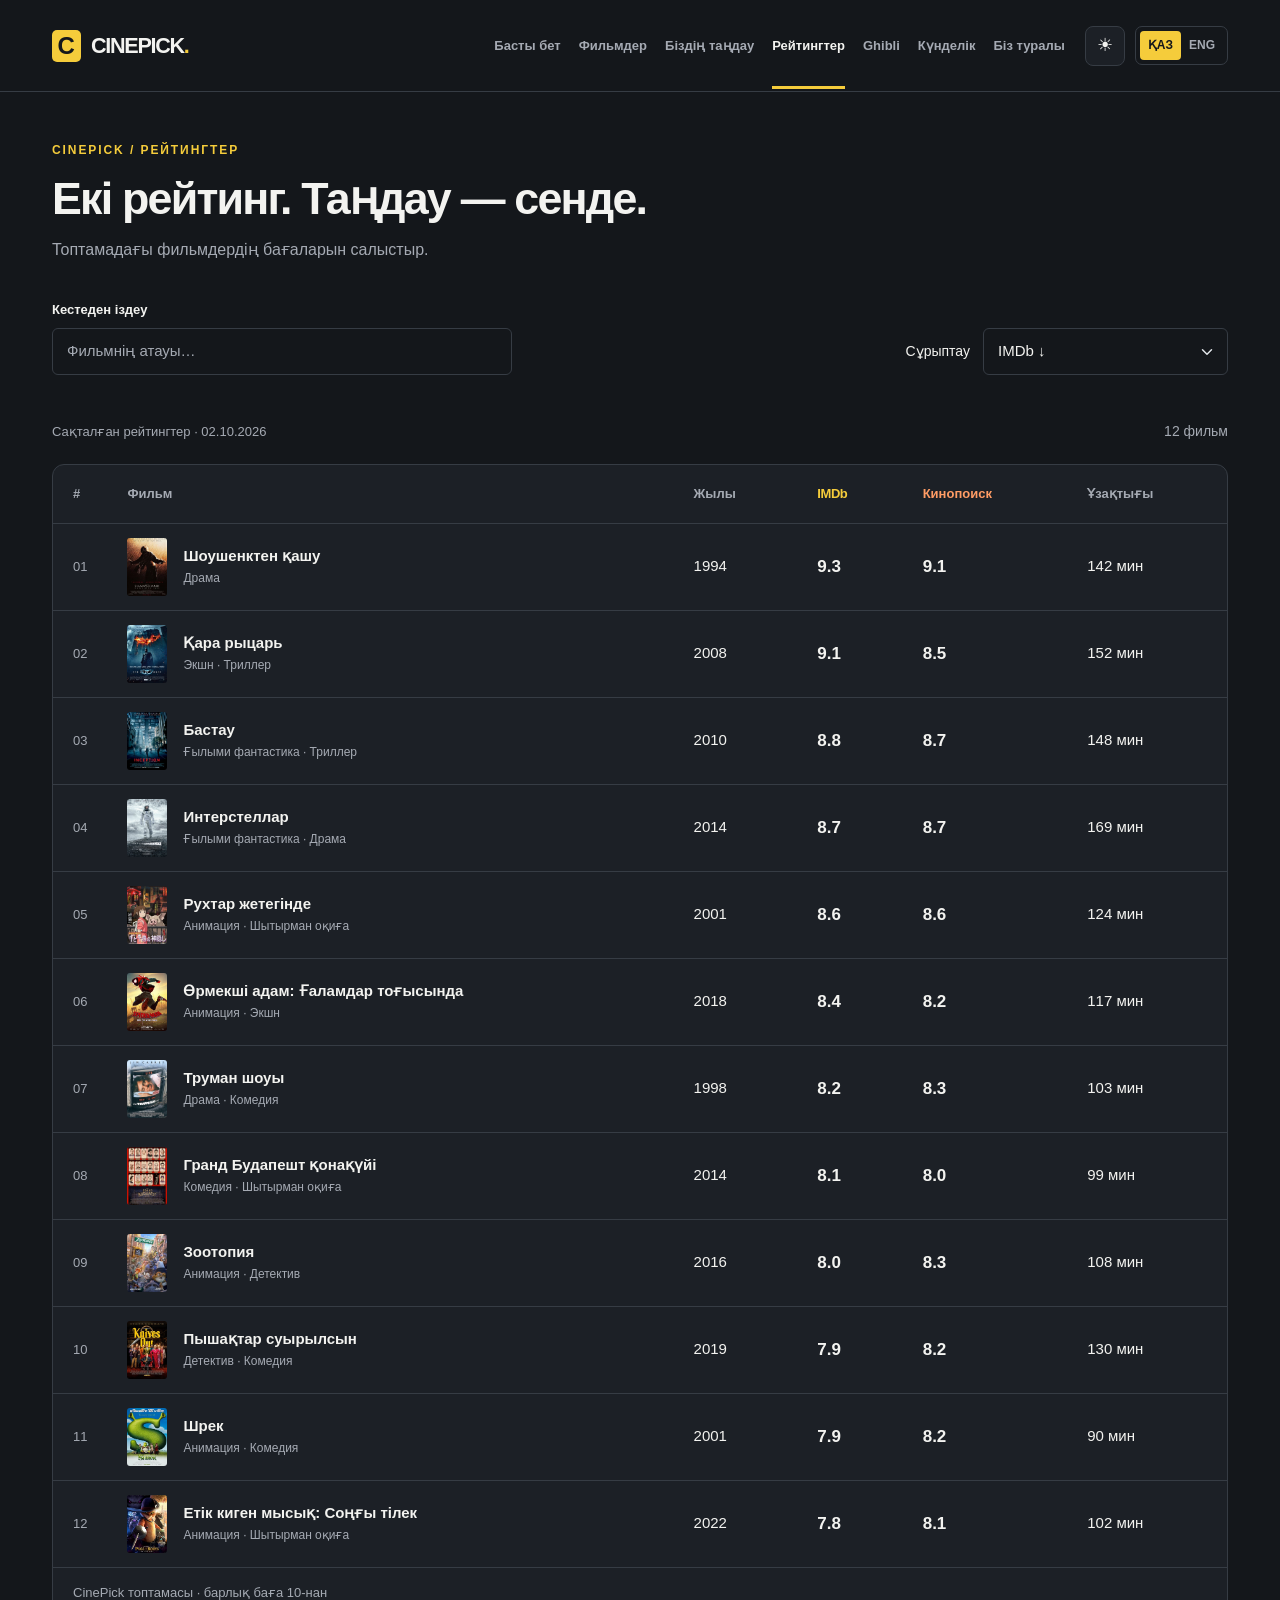
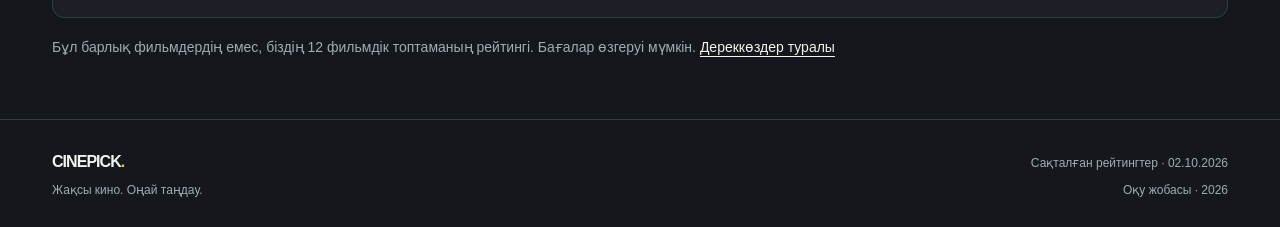
<file: ratings.html>
<!DOCTYPE html>

<html data-bs-theme="dark" lang="kk">
<head>
<meta charset="utf-8"/>
<meta content="width=device-width, initial-scale=1.0" name="viewport"/>
<meta content="Жақсы фильм таңда. IMDb мен Кинопоиск бағаларын салыстыр. Келесі оқиғаңды осы жерден тап." name="description"/>
<title>Рейтингтер — CinePick</title>
<link href="data:image/svg+xml,%3Csvg xmlns=%22http://www.w3.org/2000/svg%22 viewBox=%220 0 40 40%22%3E%3Crect width=%2240%22 height=%2240%22 rx=%228%22 fill=%22%23f5cc3b%22/%3E%3Cpath d=%22M27 11H13v18h14M18 16h9M18 24h9%22 fill=%22none%22 stroke=%22%2314171b%22 stroke-width=%224%22/%3E%3C/svg%3E" rel="icon" type="image/svg+xml"/>
<link href="ratings.html" hreflang="kk" rel="alternate"/>
<link href="ratings-en.html" hreflang="en" rel="alternate"/>
<link href="vendor/bootstrap.min.css" rel="stylesheet"/>
<link href="css/style.css" rel="stylesheet"/>
<link href="css/endterm.css" rel="stylesheet"/>
<link href="css/final.css" rel="stylesheet"/>
</head>
<body>
<a class="skip-link" href="#main">Мазмұнға өту</a>
<header class="site-header">
<nav aria-label="Негізгі мәзір" class="container nav-shell">
<a class="brand" href="index.html"><span aria-hidden="true" class="brand-symbol">C</span>CINEPICK<span class="brand-dot">.</span></a>
<ul class="nav-links" id="main-nav"><li><a href="index.html">Басты бет</a></li>
<li><a href="movies.html">Фильмдер</a></li>
<li><a href="picks.html">Біздің таңдау</a></li>
<li><a aria-current="page" href="ratings.html">Рейтингтер</a></li>
<li><a href="discover.html">Ghibli</a></li>
<li><a href="journal.html">Күнделік</a></li>
<li><a href="about.html">Біз туралы</a></li>
</ul>
<div class="nav-actions">
<button aria-label="Тақырыпты ауыстыру" aria-pressed="false" class="theme-toggle" type="button">☀</button>
<div aria-label="Тіл" class="language-switch"><a aria-current="true" href="ratings.html" hreflang="kk" lang="kk">ҚАЗ</a><a href="ratings-en.html" hreflang="en" lang="en">ENG</a></div>
<button aria-controls="main-nav" aria-expanded="false" aria-label="Мәзірді ашу" class="menu-toggle" type="button"><svg aria-hidden="true" fill="none" stroke="currentColor" stroke-width="1.7" viewbox="0 0 24 24"><path d="M4 6h16M4 12h16M4 18h16"></path></svg></button>
</div>
</nav>
</header>
<main class="container" id="main">
<section class="page-heading"><p class="eyebrow">CINEPICK / РЕЙТИНГТЕР</p><h1>Екі рейтинг. Таңдау — сенде.</h1><p>Топтамадағы фильмдердің бағаларын салыстыр.</p></section>
<div class="ratings-top">
<div class="ratings-search"><label class="form-label" for="rating-search">Кестеден іздеу</label><input class="form-control" id="rating-search" placeholder="Фильмнің атауы…" type="search"/></div>
<div class="sort-control"><label for="rating-sort">Сұрыптау</label><select class="form-select" id="rating-sort"><option value="imdb">IMDb ↓</option><option value="kp">Кинопоиск ↓</option><option value="year">Жылы: жаңа → ескі</option><option value="runtime">Ұзақтығы: қысқа → ұзақ</option><option value="title">Атауы бойынша</option></select></div>
</div>
<div class="results-line"><p class="snapshot-note">Сақталған рейтингтер · 02.10.2026</p><p aria-live="polite" id="rating-count" role="status"></p></div>
<div class="table-responsive rating-table-wrap"><table class="table rating-table"><caption>CinePick топтамасы · барлық баға 10-нан</caption><thead><tr><th scope="col">#</th><th scope="col">Фильм</th><th scope="col">Жылы</th><th scope="col"><span class="imdb-word">IMDb</span></th><th scope="col"><span class="kp-word">Кинопоиск</span></th><th scope="col">Ұзақтығы</th></tr></thead><tbody id="rating-rows"></tbody></table></div>
<p class="footnote">Бұл барлық фильмдердің емес, біздің 12 фильмдік топтаманың рейтингі. Бағалар өзгеруі мүмкін. <a href="about.html#sources">Дереккөздер туралы</a></p>
</main>
<footer class="site-footer"><div class="container footer-inner"><div><a class="brand footer-brand" href="index.html">CINEPICK<span class="brand-dot">.</span></a><p>Жақсы кино. Оңай таңдау.</p></div><div class="footer-meta"><a href="about.html#sources">Сақталған рейтингтер · 02.10.2026</a><p>Оқу жобасы · 2026</p></div></div></footer>
<div aria-atomic="true" aria-live="polite" class="toast-area" role="status"></div>
<script defer="" src="vendor/jquery-3.7.1.min.js"></script>
<script defer="" src="vendor/bootstrap.bundle.min.js"></script>
<script defer="" src="js/data.js"></script>
<script defer="" src="js/app.js"></script>
<script defer="" src="js/ratings.js"></script>
</body>
</html>
</file>
<file: css/style.css>
:root {
    --bg: #14171b;
    --panel: #1c2026;
    --surface: #232830;
    --line: #363c44;
    --text: #f3f3f0;
    --muted: #a5aab3;
    --accent: #f5cc3b;
    --orange: #ff9c65;
    --radius: 12px;
}
*, *::before, *::after { box-sizing: border-box; }
html { scroll-behavior: smooth; }
body {
    margin: 0;
    background: var(--bg);
    color: var(--text);
    font: 400 16px/1.65 Arial, Helvetica, sans-serif;
    -webkit-font-smoothing: antialiased;
}
body, button, input, select { font-family: Arial, Helvetica, sans-serif; }
a { color: inherit; text-decoration: none; }
a:hover { color: var(--accent); }
button, a, input, select { -webkit-tap-highlight-color: transparent; }
button { cursor: pointer; }
button:focus-visible, a:focus-visible, input:focus-visible, select:focus-visible {
    outline: 3px solid var(--accent);
    outline-offset: 5px;
}
h1, h2, h3, p { margin-top: 0; }
h1 { font-size: clamp(2.25rem, 4.2vw, 3.65rem); line-height: 1.13; font-weight: 800; letter-spacing: -0.04em; }
h2 { font-size: 1.7rem; line-height: 1.25; font-weight: 700; letter-spacing: -0.025em; }
h3 { font-size: 1.13rem; line-height: 1.4; font-weight: 700; }
img { max-width: 100%; display: block; }
.container { max-width: 1240px; padding-left: 32px; padding-right: 32px; }
.muted { color: var(--muted); }
.eyebrow { font-size: .75rem; font-weight: 700; letter-spacing: .16em; text-transform: uppercase; color: var(--accent); margin-bottom: 20px; }
.small, .footnote { font-size: .875rem; }
.footnote { color: var(--muted); }
.footnote a { color: var(--text); text-decoration: underline; text-underline-offset: 4px; }
.skip-link { position: fixed; top: -100px; left: 20px; z-index: 20; padding: 10px 20px; background: var(--accent); color: var(--bg); }
.skip-link:focus { top: 10px; }
/* 2. Flexbox navigation: repeated on all five HTML pages */
.site-header { border-bottom: 1px solid var(--line); background: var(--bg); }
.nav-shell { display: flex; align-items: center; min-height: 91px; gap: 32px; }
.brand { display: inline-flex; align-items: center; color: var(--text); font-size: 1.35rem; font-weight: 900; letter-spacing: -.06em; white-space: nowrap; }
.brand-symbol { display: inline-flex; align-items: center; justify-content: center; width: 29px; height: 32px; background: var(--accent); color: var(--bg); font-size: 1.5rem; font-weight: 900; margin-right: 10px; border-radius: 5px; letter-spacing: -.1em; padding-right: 3px; }
.brand-dot { color: var(--accent); }
.nav-links { display: flex; align-items: center; justify-content: center; gap: 25px; margin: 0 0 0 auto; padding: 0; list-style: none; }
.nav-links a { display: block; position: relative; padding: 32px 0; font-size: .875rem; font-weight: 600; color: var(--muted); white-space: nowrap; }
.nav-links a:hover, .nav-links a[aria-current="page"] { color: var(--text); }
.nav-links a[aria-current="page"]::after { content: ""; position: absolute; height: 3px; background: var(--accent); left: 0; right: 0; bottom: -1px; }
.language-switch { display: inline-flex; padding: 4px; border: 1px solid var(--line); border-radius: 7px; margin-left: 8px; }
.language-switch a { display: inline-block; background: none; border: 0; color: var(--muted); font-size: .75rem; font-weight: 700; padding: 5px 8px; border-radius: 4px; }
.language-switch a[aria-current="true"] { color: var(--bg); background: var(--accent); }
/* 3. Buttons, input fields and Bootstrap overrides */
.btn { display: inline-flex; align-items: center; justify-content: center; gap: 10px; border-radius: 6px; min-height: 50px; padding: 12px 23px; font-size: .9375rem; font-weight: 700; line-height: 1.35; transition: background .18s, transform .18s; }
.btn svg { width: 21px; height: 21px; flex-shrink: 0; }
.btn-accent { background: var(--accent); color: var(--bg); border: 1px solid var(--accent); }
.btn-accent:hover, .btn-accent:active { background: #ffda52 !important; color: var(--bg) !important; border-color: #ffda52 !important; transform: translateY(-1px); }
.btn-outline { border: 1px solid #51565f; color: var(--text); background: transparent; }
.btn-outline:hover { background: var(--surface); border-color: var(--muted); color: var(--text); }
.text-link { border: 0; background: transparent; padding: 0; font-size: .875rem; font-weight: 600; color: var(--accent); text-underline-offset: 6px; }
.text-link:hover { text-decoration: underline; color: #ffda52; }
.form-label { display: block; font-size: .875rem; font-weight: 600; margin-bottom: 9px; color: #d7d9de; }
.form-control, .form-select { background-color: var(--bg); color: var(--text); border: 1px solid #414650; border-radius: 6px; min-height: 47px; font-size: .9375rem; padding: 11px 14px; }
.form-select { padding-right: 38px; }
.form-control::placeholder { color: #9298a2; }
.form-control:focus, .form-select:focus { background-color: var(--bg); color: var(--text); border-color: var(--accent); box-shadow: 0 0 0 3px #f5cc3b20; }
.form-range::-webkit-slider-thumb { background: var(--accent); }
.form-range::-moz-range-thumb { background: var(--accent); }
.form-range::-webkit-slider-runnable-track { background: #404650; }
.form-range::-moz-range-track { background: #404650; }
.range-label { display: flex; justify-content: space-between; align-items: center; gap: 8px; }
.range-label output { color: var(--accent); font-weight: 700; }
/* 4. Home: Bootstrap columns and a poster-led feature */
.home-hero { margin-top: 38px; border: 1px solid var(--line); border-radius: var(--radius); overflow: hidden; background: var(--panel); }
.hero-copy { padding: 65px 44px 55px; display: flex; flex-direction: column; justify-content: center; }
.hero-copy h1 { max-width: 460px; margin-bottom: 24px; }
.hero-description { color: #b6bbc4; font-size: 1.0625rem; line-height: 1.85; max-width: 470px; margin-bottom: 30px; }
.hero-sources { display: flex; align-items: center; gap: 15px; margin-top: 43px; font-size: .875rem; }
.imdb-word { font-weight: 800; color: var(--accent); letter-spacing: -.035em; }
.kp-word { font-weight: 700; color: var(--orange); }
.separator { height: 16px; width: 1px; background: #53585f; }
.source-caption { color: var(--muted); font-size: .8125rem; }
.spotlight { position: relative; min-height: 472px; background: #222931; isolation: isolate; display: flex; align-items: center; justify-content: center; padding: 29px 25px 104px; }
.spotlight-glow { position: absolute; z-index: -1; inset: 0; background: radial-gradient(ellipse at 50% 45%, #61727666 0%, #2b333855 40%, #1c222800 73%); }
.spotlight-poster { width: 220px; display: block; transform: rotate(5deg); box-shadow: 0 22px 44px #0008; border: 1px solid #7b838c55; transition: transform .25s; }
.spotlight-poster:hover { transform: rotate(0); }
.spotlight-poster img { aspect-ratio: 2/3; width: 100%; height: auto; object-fit: cover; }
.vertical-note { position: absolute; top: 28px; right: 20px; writing-mode: vertical-rl; font-size: .75rem; letter-spacing: .2em; color: #9aa5ae; }
.spotlight-caption { position: absolute; display: flex; justify-content: space-between; align-items: flex-end; gap: 14px; left: 32px; right: 32px; bottom: 21px; }
.spotlight-caption .eyebrow { margin-bottom: 4px; font-size: .6875rem; color: #b9c1c8; }
.spotlight-caption h2 { font-size: 1.35rem; margin-bottom: 2px; }
.spotlight-caption p:last-child { font-size: .8125rem; color: var(--muted); margin: 0; }
.spotlight-caption p span { padding: 0 4px; }
.spotlight-score > span { font-size: .75rem; }
.spotlight-score strong { display: block; font-size: 2rem; line-height: 1.15; }
.spotlight-score strong span { font-size: .8125rem; font-weight: 400; color: var(--muted); }
/* 5. CSS Grid cards */
.section-space { padding: 54px 0; }
.section-heading { display: flex; justify-content: space-between; align-items: center; gap: 20px; margin-bottom: 25px; }
.section-heading h2 { margin-bottom: 6px; }
.section-heading p { margin: 0; font-size: .9375rem; }
.movie-grid { display: grid; grid-template-columns: repeat(4, minmax(0, 1fr)); gap: 32px 24px; padding-bottom: 35px; }
.movie-card { min-width: 0; }
.poster-link { display: block; position: relative; overflow: hidden; border-radius: 8px; background: var(--surface); }
.poster-link img { width: 100%; height: auto; aspect-ratio: 2/3; object-fit: cover; transition: transform .25s; }
.poster-link:hover img { transform: scale(1.035); }
.poster-year { position: absolute; right: 10px; bottom: 10px; color: #fff; font-size: .75rem; padding: 3px 9px; border-radius: 4px; background: #101317e8; }
.movie-card .card-body { padding-top: 15px; }
.movie-genre { color: var(--muted); margin-bottom: 4px; font-size: .75rem; }
.movie-card h3 { margin-bottom: 10px; min-height: 1.4em; }
.card-ratings { display: flex; gap: 18px; color: #e9e9e5; font-size: .875rem; }
.card-ratings b { font-size: .75rem; margin-right: 5px; }
/* 6. Catalogue, filter form and movie result */
.page-heading { padding: 49px 0 30px; }
.page-heading .eyebrow { margin-bottom: 12px; }
.page-heading h1 { font-size: clamp(2.1rem, 3.5vw, 3rem); margin-bottom: 14px; }
.page-heading > p:last-child { color: var(--muted); margin-bottom: 0; }
.catalog-tools { padding: 21px 10px 26px; margin: 5px 0 0; border: 1px solid var(--line); border-radius: var(--radius); background: var(--panel); }
.results-line { display: flex; justify-content: space-between; align-items: center; padding: 21px 0; font-size: .875rem; color: var(--muted); }
.results-line p { margin: 0; }
.picker-layout { display: grid; grid-template-columns: 300px minmax(0, 1fr); gap: 24px; padding-bottom: 58px; align-items: start; }
.filter-panel { background: var(--panel); border: 1px solid var(--line); border-radius: var(--radius); padding: 25px; }
.filter-panel h2 { font-size: 1.1rem; line-height: 1.45; margin-bottom: 24px; }
.filter-bottom { display: flex; align-items: center; justify-content: space-between; margin-top: 18px; gap: 10px; color: var(--muted); font-size: .75rem; }
.filter-bottom button { font-size: .75rem; }
.pick-result { background: var(--panel); border: 1px solid var(--line); border-radius: var(--radius); padding: 29px; display: grid; grid-template-columns: minmax(150px, .9fr) minmax(0, 1.15fr); gap: 29px; align-items: start; min-height: 475px; }
.result-poster { position: relative; }
.result-poster img { width: 100%; height: auto; aspect-ratio: 2/3; object-fit: cover; border-radius: 6px; box-shadow: 0 12px 25px #0005; }
.result-copy .eyebrow { font-size: .6875rem; margin: 0 0 13px; }
.result-copy h2 { font-size: clamp(1.6rem, 2.45vw, 2.3rem); margin-bottom: 8px; overflow-wrap: break-word; }
.original-title { margin-bottom: 15px; font-size: .875rem; color: var(--muted); }
.movie-meta { display: flex; flex-wrap: wrap; gap: 5px 10px; font-size: .8125rem; color: var(--muted); margin: 0 0 20px; }
.genre-tags { display: flex; flex-wrap: wrap; gap: 7px; margin-bottom: 18px; }
.genre-tag { border: 1px solid #454b54; border-radius: 4px; padding: 2px 8px; font-size: .75rem; color: #c4c8ce; }
.movie-plot { font-size: .9375rem; color: #c0c4cb; line-height: 1.8; margin-bottom: 20px; }
.director-line { font-size: .8125rem; color: var(--muted); }
.director-line strong { color: #dbdde1; font-weight: 500; display: block; }
.score-grid { display: grid; grid-template-columns: 1fr 1fr; gap: 10px; margin: 23px 0 20px; }
.score-box { background: var(--bg); border: 1px solid var(--line); padding: 13px; border-radius: 6px; }
.score-box > span { font-size: .8125rem; }
.score-value { display: block; font-size: 1.85rem; line-height: 1.5; font-weight: 700; }
.score-value small { font-size: .75rem; color: var(--muted); font-weight: 400; }
.score-box .score-status { display: block; color: var(--muted); font-size: .6875rem; line-height: 1.45; }
.result-links { display: flex; flex-wrap: wrap; gap: 8px 19px; font-size: .8125rem; }
.result-links a { text-decoration: underline; text-underline-offset: 4px; }
.empty-state { padding: 65px 25px; text-align: center; grid-column: 1 / -1; }
.empty-state p { color: var(--muted); }
.empty-state h2 { margin: 16px 0; }
.empty-symbol { font-size: 2.7rem; font-weight: 300; color: var(--accent); }
/* 7. Semantic rating table */
.ratings-top { display: flex; justify-content: space-between; align-items: center; margin: 5px 0 24px; gap: 20px; }
.snapshot-note { margin: 0; color: var(--muted); font-size: .8125rem; }
.sort-control { display: flex; align-items: center; gap: 13px; font-size: .875rem; }
.sort-control label { white-space: nowrap; }
.sort-control select { width: 245px; }
.rating-table-wrap { border: 1px solid var(--line); border-radius: var(--radius); background: var(--panel); }
.rating-table { --bs-table-bg: transparent; --bs-table-color: var(--text); --bs-table-border-color: var(--line); margin: 0; vertical-align: middle; }
.rating-table thead th { font-size: .8125rem; font-weight: 600; color: var(--muted); padding: 18px 20px; white-space: nowrap; }
.rating-table td, .rating-table tbody th { padding: 14px 20px; font-size: .9375rem; }
.rating-table tbody tr:last-child > * { border-bottom: 0; }
.rating-table td:first-child { color: var(--muted); font-size: .8125rem; width: 50px; }
.rating-table td:nth-child(4), .rating-table td:nth-child(5) { font-size: 1.0625rem; font-weight: 700; }
.table-film { display: flex; align-items: center; gap: 16px; min-width: 260px; }
.table-film img { width: 40px; height: 58px; border-radius: 3px; object-fit: cover; }
.table-film small { display: block; color: var(--muted); font-size: .75rem; font-weight: 400; }
.rating-table caption { color: var(--muted); padding: 14px 20px; font-size: .8125rem; border-top: 1px solid var(--line); }
.rating-table-wrap + .footnote { margin-top: 18px; margin-bottom: 60px; }
/* 8. About page */
.about-intro { padding: 65px 0 40px; align-items: center; }
.about-intro h1 { white-space: pre-line; font-size: clamp(2.1rem, 3.7vw, 3.4rem); line-height: 1.25; }
.about-intro .hero-description { margin-top: 24px; max-width: 590px; }
.about-mark { display: flex; justify-content: center; }
.brand-seal { padding: 35px 48px; border: 1px solid #65614a; border-radius: var(--radius); transform: rotate(5deg); background: var(--panel); }
.brand-seal > span { display: block; font-size: 4.5rem; font-weight: 900; line-height: .95; letter-spacing: -.08em; }
.brand-seal small { display: block; color: var(--muted); font-size: .75rem; letter-spacing: .3em; margin-top: 24px; }
.yellow-period { color: var(--accent); }
.about-steps { border-top: 1px solid var(--line); }
.about-steps h3 { margin: 18px 0 10px; }
.about-steps p { color: var(--muted); padding-right: 25px; }
.step-number { color: var(--accent); font-size: 1rem; font-family: monospace; }
.source-section { padding: 40px 0 65px; border-top: 1px solid var(--line); }
.source-section p { color: var(--muted); }
.source-links { display: flex; flex-wrap: wrap; gap: 20px; font-size: .875rem; color: var(--accent); }
.source-links a { text-decoration: underline; text-underline-offset: 5px; }
/* 9. Footer */
.site-footer { border-top: 1px solid var(--line); margin-top: 14px; }
.footer-inner { display: flex; justify-content: space-between; align-items: center; gap: 20px; padding-top: 29px; padding-bottom: 27px; }
.footer-brand { font-size: 1rem; }
.site-footer p, .footer-meta a { color: var(--muted); font-size: .75rem; margin: 5px 0 0; }
.footer-meta { text-align: right; }
.footer-meta a:hover { color: var(--accent); }
/* 10. Two explicit breakpoints: tablet and mobile */
@media (max-width: 991px) {
    .container { padding-left: 24px; padding-right: 24px; }
    .nav-shell { gap: 18px; flex-wrap: wrap; padding-top: 17px; min-height: 80px; }
    .nav-links { order: 3; width: 100%; flex-wrap: wrap; gap: 30px; justify-content: flex-start; }
    .nav-links a { padding: 12px 0 16px; }
    .language-switch { margin-left: auto; }
    .hero-copy { padding: 42px; }
    .hero-copy h1 { max-width: none; }
    .hero-description { max-width: 580px; }
    .spotlight { min-height: 430px; }
    .spotlight-poster { width: 190px; }
    .movie-grid { grid-template-columns: repeat(3, minmax(0, 1fr)); gap: 28px 18px; }
    .home-grid { grid-template-columns: repeat(4, minmax(0, 1fr)); }
    .picker-layout { grid-template-columns: 250px minmax(0, 1fr); gap: 18px; }
    .filter-panel { padding: 20px; }
    .pick-result { grid-template-columns: 1fr; padding: 23px; }
    .result-poster img { max-width: 210px; margin: 0 auto; }
    .result-copy h2 { font-size: 1.9rem; }
    .about-mark { justify-content: flex-start; padding: 25px 12px; }
    .brand-seal { transform: none; }
}
@media (max-width: 575px) {
    .container { padding-left: 18px; padding-right: 18px; }
    .nav-shell { min-height: 75px; padding-top: 17px; padding-bottom: 17px; gap: 12px; }
    .brand { font-size: 1.08rem; }
    .brand-symbol { width: 24px; height: 27px; font-size: 1.2rem; margin-right: 7px; }
    .language-switch { margin-left: auto; }
    .language-switch a { font-size: .6875rem; padding: 5px 6px; }
    .nav-links { flex-wrap: wrap; gap: 4px 20px; }
    .nav-links a { padding: 10px 0; }
    .nav-links a[aria-current="page"]::after { bottom: 2px; }
    .home-hero { margin-top: 22px; }
    .hero-copy { padding: 33px 24px; }
    .hero-copy h1 { font-size: 2.5rem; }
    .hero-description { font-size: 1rem; }
    .hero-copy .btn { flex: 1 1 auto; }
    .hero-sources { margin-top: 28px; }
    .spotlight { min-height: 400px; padding-bottom: 108px; }
    .spotlight-poster { width: 175px; }
    .spotlight-caption { left: 23px; right: 23px; }
    .section-space { padding: 35px 0; }
    .section-heading { align-items: flex-start; gap: 15px; }
    .section-heading h2 { font-size: 1.4rem; }
    .section-heading p { font-size: .8125rem; }
    .section-heading .text-link { max-width: 90px; text-align: right; }
    .movie-grid, .home-grid { grid-template-columns: repeat(2, minmax(0, 1fr)); gap: 28px 14px; }
    .movie-card h3 { font-size: .9375rem; }
    .card-ratings { gap: 10px; font-size: .8125rem; flex-wrap: wrap; }
    .card-ratings b { margin-right: 3px; }
    .page-heading { padding-top: 34px; }
    .page-heading h1 { font-size: 2.2rem; }
    .picker-layout { grid-template-columns: 1fr; padding-bottom: 30px; }
    .filter-panel { padding: 23px; }
    .pick-result { padding: 24px; }
    .result-poster img { max-width: 230px; }
    .result-copy h2 { font-size: 2rem; }
    .ratings-top { flex-direction: column; align-items: flex-start; }
    .sort-control { width: 100%; flex-wrap: wrap; }
    .sort-control select { flex: 1; min-width: 180px; }
    .rating-table thead th, .rating-table td, .rating-table tbody th { padding: 13px 14px; }
    .about-intro { padding-top: 36px; }
    .about-intro h1 { font-size: 2.2rem; }
    .about-mark { display: none; }
    .footer-inner { align-items: flex-start; flex-direction: column; }
    .footer-meta { text-align: left; }
}
@media (prefers-reduced-motion: reduce) {
    html { scroll-behavior: auto; }
    *, *::before, *::after { transition: none !important; animation: none !important; }
}
/* 11. HTML/CSS-only catalogue form. Inputs and grid are siblings. */
.catalog-form fieldset { border: 0; margin: 0; padding: 0; min-width: 0; }
.catalog-form legend { font-size: 1.2rem; font-weight: 700; margin-bottom: 6px; }
.filter-help { font-size: .875rem; margin-bottom: 18px; }
.genre-choice { position: absolute; width: 1px; height: 1px; opacity: 0; }
.genre-label { display: inline-block; padding: 8px 14px; margin: 0 7px 10px 0; border: 1px solid var(--line); border-radius: 6px; cursor: pointer; font-size: .875rem; color: var(--muted); }
.genre-choice:checked + .genre-label { color: var(--bg); background: var(--accent); border-color: var(--accent); }
.genre-choice:focus-visible + .genre-label { outline: 3px solid var(--accent); outline-offset: 3px; }
.genre-label:hover { border-color: var(--accent); }
.filter-reset { background: none; color: var(--muted); border: 0; padding: 8px; font-size: .875rem; text-decoration: underline; }
.catalog-form .movie-grid { margin-top: 25px; align-items: start; }
#genre-scifi:checked ~ .movie-grid > article:not(.genre-scifi),
#genre-animation:checked ~ .movie-grid > article:not(.genre-animation),
#genre-drama:checked ~ .movie-grid > article:not(.genre-drama),
#genre-comedy:checked ~ .movie-grid > article:not(.genre-comedy),
#genre-action:checked ~ .movie-grid > article:not(.genre-action),
#genre-mystery:checked ~ .movie-grid > article:not(.genre-mystery),
#genre-adventure:checked ~ .movie-grid > article:not(.genre-adventure),
#genre-thriller:checked ~ .movie-grid > article:not(.genre-thriller) { display: none; }
.movie-description { margin-top: 12px; font-size: .875rem; }
.movie-description summary { cursor: pointer; color: var(--accent); }
.movie-description p { color: var(--muted); margin: 12px 0 0; }
.movie-card:target { outline: 2px solid var(--accent); outline-offset: 9px; border-radius: 8px; scroll-margin-top: 25px; }
.static-picks { display: grid; grid-template-columns: 1fr; gap: 25px; max-width: 960px; margin: 0 auto 55px; }
.static-picks .pick-result { grid-template-columns: minmax(180px, 280px) minmax(0, 1fr); min-height: 0; }
@media (max-width: 575px) {
    .static-picks .pick-result { grid-template-columns: 1fr; }
    .genre-label { padding: 8px 10px; }
    .nav-links { gap: 4px 18px; }
}
</file>
<file: css/endterm.css>
:root { --button-accent: #f5cc3b; --focus: #f5cc3b; }
html { scroll-padding-top: 24px; scroll-behavior: auto; }
[hidden] { display: none !important; }
body { min-width: 300px; }
main { min-height: 65vh; }
::selection { background: #f5cc3b; color: #14171b; }
textarea, button, select { font: inherit; }
textarea:focus-visible { outline: 3px solid var(--focus); outline-offset: 3px; }
.form-label, .card-ratings, .director-line strong { color: var(--text); }
.hero-description, .movie-plot, .genre-tag { color: var(--muted); }
.form-control, .form-select { border-color: var(--line); }
.form-control::placeholder { color: var(--muted); opacity: 1; }
.btn-accent, .brand-symbol, .language-switch a[aria-current="true"] {
    background: var(--button-accent); color: #14171b; border-color: var(--button-accent);
}
.btn-accent:hover, .btn-accent:active { color: #14171b !important; }
.skip-link { background: var(--button-accent); color: #14171b; }
.btn { border-radius: 8px; }
.btn:disabled { opacity: .55; cursor: not-allowed; }
.btn-outline { border-color: var(--line); }
.text-link:hover { color: var(--text); }

/* A compact shared header; the menu button appears on smaller screens. */
.nav-shell { gap: 24px; }
.nav-links { gap: 22px; }
.nav-actions { display: flex; align-items: center; gap: 10px; }
.nav-actions .language-switch { margin-left: 0; }
.theme-toggle, .menu-toggle {
    display: inline-flex; align-items: center; justify-content: center; flex: 0 0 auto;
    width: 40px; height: 40px; padding: 8px; border: 1px solid var(--line);
    border-radius: 8px; background: var(--panel); color: var(--text); font-size: 1.15rem;
}
.theme-toggle:hover, .menu-toggle:hover { background: var(--surface); border-color: var(--muted); }
.theme-toggle svg, .menu-toggle svg { width: 20px; height: 20px; }
.menu-toggle { display: none; }

/* Poster-led home page with small, useful collection details. */
.home-hero { border-radius: 18px; box-shadow: 0 14px 50px #00000012; }
.hero-copy { padding: 58px 44px 44px; }
.hero-copy h1 { font-size: clamp(2.6rem, 4.5vw, 4.1rem); line-height: 1.06; }
.hero-kicker { display: inline-flex; align-items: center; gap: 10px; }
.hero-kicker::before { content: ""; width: 7px; height: 7px; border-radius: 50%; background: var(--accent); }
.hero-stats { display: flex; flex-wrap: wrap; gap: 28px; margin-top: 34px; padding-top: 24px; border-top: 1px solid var(--line); }
.hero-stat { display: flex; flex-direction: column; font-size: .75rem; color: var(--muted); }
.hero-stat strong { color: var(--text); font-size: 1.4rem; line-height: 1.3; letter-spacing: -.04em; }
.home-toolbar { display: flex; flex-wrap: wrap; align-items: center; justify-content: space-between; gap: 20px; padding: 26px 0; border-bottom: 1px solid var(--line); }
.home-toolbar p { margin: 0; color: var(--muted); }
.home-toolbar strong { color: var(--text); }
.spotlight { background: #202830; }
.spotlight-glow { background: radial-gradient(ellipse at 50% 35%, #7e8a7455 0%, #2b333855 42%, transparent 75%); }
.spotlight-poster { width: 235px; border-radius: 3px; overflow: hidden; }
.section-heading h2 { font-size: clamp(1.4rem, 2.4vw, 1.85rem); }

/* Dynamic catalogue cards and controls. */
.catalog-controls { display: grid; grid-template-columns: 1.7fr 1fr 1fr 1fr; gap: 18px; padding: 24px; border: 1px solid var(--line); border-radius: 12px; background: var(--panel); }
.catalog-controls > * { min-width: 0; }
.catalog-controls label { display: block; margin-bottom: 8px; font-size: .8125rem; font-weight: 600; color: var(--text); }
.catalog-controls .form-control, .catalog-controls .form-select { width: 100%; }
.catalog-tabs { display: flex; align-items: center; flex-wrap: wrap; gap: 8px; margin: 24px 0 2px; }
.catalog-tab { padding: 10px 18px; border: 1px solid var(--line); border-radius: 8px; background: transparent; color: var(--muted); font-size: .875rem; font-weight: 600; }
.catalog-tab:hover { color: var(--text); background: var(--surface); }
.catalog-tab.is-active, .catalog-tab[aria-pressed="true"] { background: var(--button-accent); color: #14171b; border-color: var(--button-accent); }
.movie-grid { align-items: start; }
.movie-card { border-radius: 10px; scroll-margin-top: 30px; }
.card-poster { position: relative; }
.poster-link { border: 1px solid var(--line); border-radius: 10px; }
.poster-link img { transition: transform .25s ease; }
.movie-card .card-body { padding: 15px 2px 0; }
.movie-card h3 { letter-spacing: -.025em; }
.favorite-button {
    display: inline-flex; align-items: center; justify-content: center; gap: 7px;
    min-height: 38px; padding: 7px 11px; border: 1px solid var(--line);
    border-radius: 7px; background: var(--panel); color: var(--text); font-size: .8125rem;
}
.favorite-button svg { width: 17px; height: 17px; flex-shrink: 0; }
.favorite-button:hover { border-color: var(--accent); }
.favorite-button.is-saved, .favorite-button[aria-pressed="true"] { border-color: var(--accent); color: var(--accent); }
.card-poster > .favorite-button { position: absolute; z-index: 1; top: 10px; right: 10px; background: #14171be8; color: #fff; border-color: #ffffff40; backdrop-filter: blur(8px); }
.card-poster > .favorite-button.is-saved, .card-poster > .favorite-button[aria-pressed="true"] { color: #f5cc3b; border-color: #f5cc3b; }
.card-actions { display: flex; align-items: center; flex-wrap: wrap; gap: 10px; margin-top: 14px; }
.card-actions .btn { min-height: 38px; padding: 8px 12px; font-size: .8125rem; }
.movie-description { border-top: 1px solid var(--line); padding-top: 12px; }
.movie-description summary { width: fit-content; font-size: .8125rem; }
.empty-state { width: 100%; border: 1px dashed var(--line); border-radius: 12px; background: var(--panel); }
.empty-state h2 { font-size: 1.4rem; }
.empty-state p { max-width: 440px; margin-left: auto; margin-right: auto; }
.results-line { gap: 12px; flex-wrap: wrap; }

/* Movie picker and the original ratings table. */
.picker-field { margin-bottom: 20px; }
.picker-field label { display: block; margin-bottom: 8px; font-size: .875rem; font-weight: 600; }
.picker-field .form-control, .picker-field .form-select { width: 100%; }
.filter-panel > .btn, .filter-panel form > .btn { width: 100%; }
.pick-result { border-radius: 14px; }
#picker-result { min-width: 0; }
#picker-result .empty-state { padding: 95px 24px; }
.genre-tag { border-color: var(--line); }
.score-box { transition: border-color .2s; }
.score-box:hover { border-color: var(--accent); }
.ratings-top { flex-wrap: wrap; align-items: end; }
.ratings-search { flex: 1 1 260px; max-width: 460px; }
.ratings-search label { display: block; margin-bottom: 8px; font-size: .8125rem; font-weight: 600; }
.sort-control { align-items: center; }
.rating-table tbody tr:hover { background: var(--surface); }
.rating-table-wrap { overflow-x: auto; }
.rating-table-wrap:focus-visible { outline: 3px solid var(--focus); outline-offset: 4px; }

/* Short confirmations stay readable without shifting the page. */
.toast-area { position: fixed; bottom: 24px; left: 50%; transform: translateX(-50%); z-index: 1000; display: flex; flex-direction: column; align-items: center; gap: 8px; width: min(440px, calc(100% - 32px)); pointer-events: none; }
.toast-message { padding: 14px 20px; border: 1px solid var(--line); border-left: 3px solid var(--accent); border-radius: 9px; background: var(--text); color: var(--bg); box-shadow: 0 8px 30px #0003; font-size: .875rem; text-align: center; }

/* A warm light mode, including the original stylesheet's fixed text colors. */
html[data-bs-theme="light"] {
    --bg: #f7f6f2; --panel: #ffffff; --surface: #eeede7; --line: #d9d8d0;
    --text: #202329; --muted: #62656a; --accent: #856600; --orange: #a44816; --focus: #9a7400;
}
html[data-bs-theme="light"] .spotlight { background: #e7e8df; }
html[data-bs-theme="light"] .spotlight-glow { background: radial-gradient(ellipse at 50% 30%, #bfc6b988, transparent 70%); }
html[data-bs-theme="light"] .spotlight-caption .eyebrow,
html[data-bs-theme="light"] .vertical-note { color: #62656a; }
html[data-bs-theme="light"] .brand-seal { border-color: #c7be9c; }
html[data-bs-theme="light"] .genre-choice:checked + .genre-label { background: var(--button-accent); color: #14171b; }
html[data-bs-theme="light"] .form-control:focus,
html[data-bs-theme="light"] .form-select:focus { border-color: #9a7400; }

@media (max-width: 1100px) and (min-width: 992px) {
    .nav-shell { gap: 15px; }
    .nav-links { gap: 16px; }
    .nav-links a { font-size: .8rem; }
    .nav-actions { gap: 7px; }
    .brand { font-size: 1.2rem; }
}
@media (max-width: 991px) {
    .nav-shell { padding-top: 16px; padding-bottom: 16px; gap: 14px; }
    .nav-actions { margin-left: auto; }
    .menu-toggle { display: inline-flex; }
    .nav-links { display: none; order: 3; width: 100%; margin: 0; border-top: 1px solid var(--line); padding-top: 10px; gap: 0; }
    .nav-links.is-open { display: flex; flex-direction: column; align-items: stretch; }
    .nav-links a { padding: 12px 8px; }
    .nav-links a[aria-current="page"]::after { width: 3px; height: 18px; left: 0; top: 16px; bottom: auto; right: auto; }
    .nav-links a[aria-current="page"] { padding-left: 13px; }
    .hero-copy { padding: 44px; }
    .hero-copy h1 { max-width: 650px; }
    .spotlight { min-height: 460px; }
    .spotlight-poster { width: 215px; }
    .catalog-controls { grid-template-columns: repeat(2, minmax(0, 1fr)); }
    .home-grid { grid-template-columns: repeat(2, minmax(0, 1fr)); }
}
@media (max-width: 767px) {
    .movie-grid { grid-template-columns: repeat(2, minmax(0, 1fr)); }
    .picker-layout { grid-template-columns: 1fr; }
    .pick-result { grid-template-columns: minmax(140px, .75fr) minmax(0, 1fr); }
    .static-picks .pick-result { grid-template-columns: minmax(140px, .75fr) minmax(0, 1fr); }
    .result-copy h2 { font-size: 1.65rem; }
    .sort-control { width: 100%; justify-content: space-between; }
}
@media (max-width: 575px) {
    .container { padding-left: 18px; padding-right: 18px; }
    .nav-shell { gap: 8px; min-height: 72px; }
    .nav-actions { gap: 6px; }
    .theme-toggle, .menu-toggle { width: 34px; height: 36px; padding: 6px; }
    .brand { font-size: 1rem; }
    .brand-symbol { display: none; }
    .language-switch { padding: 3px; }
    .language-switch a { padding: 5px; font-size: .65rem; }
    .hero-copy { padding: 32px 24px; }
    .hero-copy h1 { font-size: clamp(2.3rem, 9.5vw, 3rem); }
    .hero-stats { gap: 24px; margin-top: 26px; padding-top: 20px; }
    .hero-sources { margin-top: 24px; }
    .spotlight { min-height: 420px; }
    .spotlight-poster { width: 185px; }
    .spotlight-caption { left: 24px; right: 24px; }
    .spotlight-caption h2 { font-size: 1.2rem; }
    .home-toolbar { align-items: start; }
    .home-toolbar .btn { width: 100%; }
    .catalog-controls { padding: 18px; gap: 14px; }
    .catalog-controls > :first-child { grid-column: 1 / -1; }
    .catalog-tabs { gap: 7px; }
    .catalog-tab { padding: 9px 13px; font-size: .8125rem; }
    .movie-grid { gap: 26px 14px; }
    .card-poster > .favorite-button { top: 7px; right: 7px; padding: 6px 8px; font-size: .7rem; }
    .favorite-button { font-size: .75rem; }
    .pick-result, .static-picks .pick-result { grid-template-columns: 1fr; padding: 24px; }
    .result-poster img { max-width: 230px; }
    .ratings-search { flex-basis: auto; max-width: none; width: 100%; }
    .sort-control select { width: 100%; min-width: 0; }
    .toast-area { bottom: 16px; }
}
@media (max-width: 359px) {
    .container { padding-left: 14px; padding-right: 14px; }
    .movie-grid { grid-template-columns: 1fr; }
    .catalog-controls { grid-template-columns: 1fr; }
    .hero-copy { padding: 28px 20px; }
    .hero-stats { gap: 18px; }
    .spotlight-caption { left: 18px; right: 18px; }
}
@media (prefers-reduced-motion: reduce) {
    html { scroll-behavior: auto; }
    *, *::before, *::after { transition: none !important; animation: none !important; }
}
</file>
<file: css/final.css>
.nav-shell { gap: 20px; }
.nav-links { gap: 18px; }
.nav-links a { font-size: .8125rem; }
.final-intro { display: grid; grid-template-columns: 1fr 1fr; gap: 20px; margin: 32px 0 4px; }
.final-feature { display: flex; flex-direction: column; align-items: flex-start; border: 1px solid var(--line); border-radius: 14px; padding: 28px; background: var(--panel); }
.final-feature .eyebrow { margin-bottom: 12px; }
.final-feature h2 { font-size: 1.5rem; }
.final-feature p { color: var(--muted); }
.final-feature .text-link { margin-top: auto; }
.journal-shortcut { display: inline-block; margin-top: 14px; font-size: .8125rem; color: var(--accent); text-decoration: underline; text-underline-offset: 4px; }
@media (max-width: 1199px) {
    .nav-shell { flex-wrap: wrap; padding-top: 16px; padding-bottom: 16px; gap: 14px; }
    .nav-actions { margin-left: auto; }
    .menu-toggle { display: inline-flex; }
    .nav-links { display: none; order: 3; width: 100%; margin: 0; border-top: 1px solid var(--line); padding-top: 10px; gap: 0; }
    .nav-links.is-open { display: flex; flex-direction: column; align-items: stretch; }
    .nav-links a { padding: 12px 8px; font-size: .875rem; }
    .nav-links a[aria-current="page"]::after { width: 3px; height: 18px; left: 0; top: 16px; bottom: auto; right: auto; }
    .nav-links a[aria-current="page"] { padding-left: 13px; }
}
@media (max-width: 575px) {
    .nav-shell { gap: 8px; }
    .final-intro { grid-template-columns: 1fr; }
    .final-feature { padding: 23px; }
}
</file>
<file: css/about.css>
.feedback-section { padding: 55px 0 62px; border-top: 1px solid var(--line); display: grid; grid-template-columns: minmax(0, .8fr) minmax(0, 1.2fr); gap: 60px; align-items: start; }
.feedback-intro h2 { font-size: clamp(1.7rem, 3vw, 2.4rem); max-width: 360px; }
.feedback-intro > p:not(.eyebrow) { color: var(--muted); max-width: 360px; }
.feedback-intro .small { margin-top: 26px; }
.feedback-form { padding: 28px; border: 1px solid var(--line); border-radius: var(--radius); background: var(--panel); }
.feedback-fields { display: grid; grid-template-columns: 1fr 1fr; gap: 8px 20px; }
.form-field { min-width: 0; margin-bottom: 8px; }
.form-field.full-width { grid-column: 1 / -1; }
.feedback-form .form-label { color: var(--text); }
.feedback-form textarea { resize: vertical; min-height: 130px; }
.feedback-form .field-error { min-height: 1.3em; color: #ffaaa1; font-size: .78rem; margin: 5px 0 0; line-height: 1.45; }
.feedback-form .field-invalid { border-color: #ee8275; }
.feedback-form .field-invalid:focus { box-shadow: 0 0 0 3px #ee827522; }
.message-label { display: flex; justify-content: space-between; gap: 12px; align-items: baseline; }
.character-count { font-size: .75rem; color: var(--muted); white-space: nowrap; }
.character-count.count-warning { color: #ffaaa1; }
.consent-label { display: flex; align-items: flex-start; gap: 10px; color: var(--muted); font-size: .8125rem; cursor: pointer; }
.consent-label input { margin-top: 4px; accent-color: var(--accent); width: 17px; height: 17px; flex-shrink: 0; }
.feedback-form .btn { margin-top: 8px; width: 100%; }
.feedback-success { display: none; margin: 20px 0 0; padding: 16px 18px; color: var(--text); border: 1px solid #62af88; border-radius: 8px; background: #62af8810; font-size: .875rem; }
.feedback-success strong { display: block; margin-bottom: 4px; }
.feedback-success p { margin: 0; color: var(--muted); }
.faq-section { padding: 48px 0 65px; border-top: 1px solid var(--line); display: grid; grid-template-columns: 1fr 2fr; gap: 48px; }
.faq-list { border-top: 1px solid var(--line); }
.faq-item { border-bottom: 1px solid var(--line); }
.faq-item h3 { margin: 0; }
.faq-question { width: 100%; background: transparent; color: var(--text); border: 0; text-align: left; display: flex; justify-content: space-between; align-items: center; gap: 20px; padding: 20px 0; font-size: .97rem; font-weight: 600; }
.faq-question span { color: var(--accent); font-size: 1.5rem; font-weight: 400; transition: transform .18s; }
.faq-question[aria-expanded="true"] span { transform: rotate(45deg); }
.faq-answer { display: none; color: var(--muted); padding: 0 32px 18px 0; font-size: .9rem; }
.faq-answer p { margin: 0; }
[data-bs-theme="light"] .feedback-form .field-error, [data-bs-theme="light"] .count-warning { color: #a52f25; }
@media (max-width: 991px) { .feedback-section { gap: 30px; grid-template-columns: 1fr 1.4fr; } .faq-section { gap: 30px; } }
@media (max-width: 767px) { .feedback-section, .faq-section { grid-template-columns: 1fr; gap: 22px; padding: 35px 0; } .feedback-intro h2, .feedback-intro > p:not(.eyebrow) { max-width: none; } .feedback-intro .small { margin-top: 12px; } }
@media (max-width: 420px) { .feedback-form { padding: 20px; } .feedback-fields { grid-template-columns: 1fr; } }
</file>
<file: css/discover.css>
.discover-heading { display: flex; align-items: flex-end; justify-content: space-between; gap: 26px; }
.discover-heading > div:first-child { max-width: 710px; }
.discover-heading h1 { max-width: 600px; }
.discover-heading p:last-child { margin-bottom: 0; }
.discover-heading .btn { white-space: nowrap; flex-shrink: 0; margin-bottom: 5px; }
.discover-source-bar { display: flex; flex-wrap: wrap; gap: 8px 25px; justify-content: space-between; align-items: center; padding: 16px 0 22px; margin-bottom: 20px; border-bottom: 1px solid var(--line); font-size: .8125rem; color: var(--muted); }
.discover-source-bar p { margin: 0; }
.discover-source-bar a { color: var(--text); text-decoration: underline; text-underline-offset: 4px; }
.discover-status-dot { display: inline-block; height: 7px; width: 7px; border-radius: 50%; background: var(--accent); margin-right: 8px; }
.discover-controls { grid-template-columns: 1.5fr 1.1fr .9fr .8fr 1fr; gap: 14px; }
.discover-grid { display: grid; grid-template-columns: repeat(3, minmax(0, 1fr)); gap: 24px; margin-bottom: 30px; }
.discover-card { display: flex; flex-direction: column; min-width: 0; border: 1px solid var(--line); border-radius: 12px; overflow: hidden; background: var(--panel); }
.discover-cover { position: relative; aspect-ratio: 16/9; background: var(--surface); overflow: hidden; }
.discover-cover img { position: absolute; width: 100%; height: 100%; object-fit: cover; inset: 0; }
.discover-placeholder { display: flex; align-items: center; justify-content: center; height: 100%; padding: 28px; text-align: center; font-size: 1.6rem; font-weight: 800; color: var(--muted); }
.discover-year { position: absolute; z-index: 1; bottom: 12px; left: 14px; color: #fff; background: #14171be6; border: 1px solid #ffffff25; padding: 3px 9px; border-radius: 5px; font-size: .75rem; }
.discover-card-body { display: flex; flex-direction: column; flex: 1; padding: 20px; }
.discover-director { margin-bottom: 5px; color: var(--muted); font-size: .75rem; }
.discover-card h2 { font-size: 1.25rem; line-height: 1.4; letter-spacing: -.025em; margin-bottom: 13px; overflow-wrap: anywhere; }
.discover-meta { display: flex; flex-wrap: wrap; justify-content: space-between; gap: 10px; font-size: .8125rem; color: var(--muted); padding-bottom: 16px; }
.discover-score { color: var(--accent); }
.discover-description { border-top: 1px solid var(--line); padding-top: 13px; font-size: .8125rem; margin-bottom: 18px; }
.discover-description summary { cursor: pointer; color: var(--text); }
.discover-description p { color: var(--muted); margin-top: 12px; margin-bottom: 0; line-height: 1.8; overflow-wrap: anywhere; }
.discover-original { font-size: .875rem; }
.discover-add { margin-top: auto; min-height: 42px; padding: 9px 13px; font-size: .8125rem; }
.discover-state { margin-bottom: 35px; padding: 62px 24px; }
.discover-state .btn { margin-top: 10px; }
.discover-state[data-state="loading"]::before { content: ''; display: block; width: 32px; height: 32px; margin: 0 auto 18px; border: 3px solid var(--line); border-top-color: var(--accent); border-radius: 50%; animation: discover-spin 1s linear infinite; }
.discover-pagination { display: flex; flex-wrap: wrap; align-items: center; justify-content: center; gap: 18px; margin: 5px 0 35px; }
.discover-pagination .btn { min-height: 42px; padding: 9px 18px; font-size: .875rem; }
.discover-page-number { min-width: 80px; text-align: center; font-size: .875rem; color: var(--muted); }
.discover-footnote { padding-bottom: 30px; font-size: .8125rem; line-height: 1.7; color: var(--muted); }
.discover-footnote a { text-decoration: underline; text-underline-offset: 4px; color: var(--text); }
@keyframes discover-spin { to { transform: rotate(360deg); } }
@media (max-width: 1100px) { .discover-controls { grid-template-columns: repeat(3, minmax(0, 1fr)); } .discover-controls .search-field { grid-column: span 2; } }
@media (max-width: 850px) { .discover-grid { grid-template-columns: repeat(2, minmax(0, 1fr)); } .discover-heading { align-items: flex-start; flex-direction: column; gap: 20px; } }
@media (max-width: 575px) { .discover-controls { grid-template-columns: 1fr 1fr; gap: 15px; padding: 20px; } .discover-controls > :last-child { grid-column: span 2; } .discover-grid { grid-template-columns: 1fr; gap: 22px; } .discover-pagination { gap: 12px; } .discover-pagination .btn { padding: 9px 13px; } }
@media (prefers-reduced-motion: reduce) { .discover-state[data-state="loading"]::before { animation: none; } }
</file>
<file: css/journal.css>
.journal-intro { display:flex; justify-content:space-between; align-items:flex-end; gap:24px; }
.journal-intro .page-heading { margin-bottom:24px; }
.journal-intro .eyebrow { margin-bottom:12px; }
.journal-stats { display:grid; grid-template-columns:repeat(4,minmax(0,1fr)); gap:16px; margin:10px 0 20px; }
.journal-stat { border:1px solid var(--line); border-radius:12px; padding:22px; background:var(--panel); }
.journal-stat span { display:block; color:var(--muted); font-size:.82rem; }
.journal-stat strong { display:block; font-size:2rem; line-height:1.2; letter-spacing:-.05em; margin:8px 0; }
.journal-stat small { color:var(--muted); font-size:.72rem; }
.journal-chart { padding:20px 24px; border:1px solid var(--line); border-radius:12px; margin:0 0 32px; }
.journal-chart h2 { font-size:1rem; margin:0 0 15px; }
.journal-chart-row { display:grid; grid-template-columns:105px minmax(0,1fr) 36px; align-items:center; gap:14px; margin:10px 0; font-size:.8rem; }
.journal-track { height:8px; border-radius:10px; background:var(--surface); overflow:hidden; }
.journal-bar { display:block; height:100%; border-radius:10px; background:var(--accent); width:0; }
.journal-chart-row[data-status="watching"] .journal-bar { background:var(--orange); }
.journal-chart-row[data-status="planned"] .journal-bar { background:var(--muted); }
.journal-chart-row output { text-align:right; font-weight:700; }
.journal-workspace { display:grid; grid-template-columns:350px minmax(0,1fr); gap:28px; align-items:start; margin-bottom:50px; }
.journal-editor { background:var(--panel); padding:24px; border:1px solid var(--line); border-radius:12px; }
.journal-editor h2 { font-size:1.4rem; }
.journal-editor .form-label { margin-bottom:6px; font-size:.8rem; }
.journal-field { margin-top:16px; min-width:0; }
.journal-field .form-control,.journal-field .form-select { width:100%; }
.journal-field textarea { min-height:112px; resize:vertical; }
.journal-fields-row { display:grid; grid-template-columns:1fr 1fr; gap:12px; }
.journal-hint { font-size:.75rem; color:var(--muted); margin:7px 0 0; }
.journal-field-error { color:#ffafa1; margin:5px 0 0; font-size:.76rem; }
html[data-bs-theme="light"] .journal-field-error { color:#a32b16; }
.journal-editor .form-control[aria-invalid="true"] { border-color:#dc6c55; }
.journal-form-actions { display:flex; flex-wrap:wrap; gap:10px; margin-top:20px; }
.journal-form-actions .btn { font-size:.85rem; padding:10px 15px; }
.journal-toolbar { display:grid; grid-template-columns:minmax(0,1fr) 140px 140px; gap:12px; margin-bottom:16px; }
.journal-toolbar label { font-size:.75rem; }
.journal-toolbar input,.journal-toolbar select { width:100%; min-width:0; font-size:.8rem; }
.journal-results-header { display:flex; justify-content:space-between; align-items:center; gap:12px; margin-bottom:18px; }
.journal-results-header p { margin:0; font-size:.8rem; color:var(--muted); }
.journal-entries { display:grid; grid-template-columns:repeat(2,minmax(0,1fr)); gap:16px; }
.journal-entry { display:flex; flex-direction:column; min-width:0; padding:22px; background:var(--panel); border:1px solid var(--line); border-radius:12px; }
.journal-entry h3 { font-size:1.1rem; margin:14px 0 6px; overflow-wrap:anywhere; }
.journal-status { display:inline-flex; width:fit-content; align-items:center; gap:7px; color:var(--muted); font-size:.68rem; letter-spacing:.06em; text-transform:uppercase; }
.journal-status::before { content:""; width:6px; height:6px; background:currentColor; border-radius:50%; }
.journal-status[data-status="watched"] { color:var(--accent); }
.journal-status[data-status="watching"] { color:var(--orange); }
.journal-entry-meta { font-size:.75rem; color:var(--muted); }
.journal-rating { font-size:.8rem; font-weight:700; color:var(--accent); }
.journal-entry-note { white-space:pre-wrap; overflow-wrap:anywhere; font-size:.84rem; margin:12px 0 20px; }
.journal-entry-actions { display:flex; gap:20px; margin-top:auto; padding-top:15px; border-top:1px solid var(--line); }
.journal-entry-actions button { font-size:.78rem; }
.journal-empty { grid-column:1/-1; padding:60px 24px; text-align:center; border:1px dashed var(--line); border-radius:12px; }
.journal-empty h2 { font-size:1.25rem; }
.journal-empty p { color:var(--muted); font-size:.85rem; max-width:340px; margin:0 auto 20px; }
.journal-message { border:1px solid var(--line); padding:14px 18px; border-radius:8px; font-size:.85rem; margin:0 0 20px; }
.journal-message[data-type="error"] { border-color:#a96042; }
.journal-dialog { width:min(440px,calc(100% - 36px)); padding:28px; border:1px solid var(--line); border-radius:14px; color:var(--text); background:var(--panel); }
.journal-dialog::backdrop { background:#0009; }
.journal-dialog h2 { font-size:1.4rem; }
.journal-dialog p { color:var(--muted); font-size:.9rem; overflow-wrap:anywhere; }
.journal-dialog form { display:flex; gap:12px; justify-content:flex-end; flex-wrap:wrap; }
.journal-dialog .btn { font-size:.85rem; }
@media(max-width:1100px) { .journal-workspace { grid-template-columns:300px minmax(0,1fr); gap:20px; } .journal-toolbar { grid-template-columns:1fr 1fr; } .journal-toolbar>div:first-child { grid-column:1/-1; } .journal-entries { grid-template-columns:1fr; } }
@media(max-width:767px) { .journal-intro { display:block; } .journal-stats { grid-template-columns:repeat(2,minmax(0,1fr)); } .journal-workspace { grid-template-columns:1fr; } .journal-entries { grid-template-columns:repeat(2,minmax(0,1fr)); } .journal-editor { padding:22px; } .journal-intro .btn { margin-bottom:20px; } }
@media(max-width:575px) { .journal-stats { gap:10px; } .journal-stat { padding:16px; } .journal-stat strong { font-size:1.75rem; } .journal-entries { grid-template-columns:1fr; } .journal-chart { padding:18px; } .journal-chart-row { grid-template-columns:95px minmax(0,1fr) 22px; gap:10px; } .journal-editor { padding:20px; } }
</file>
